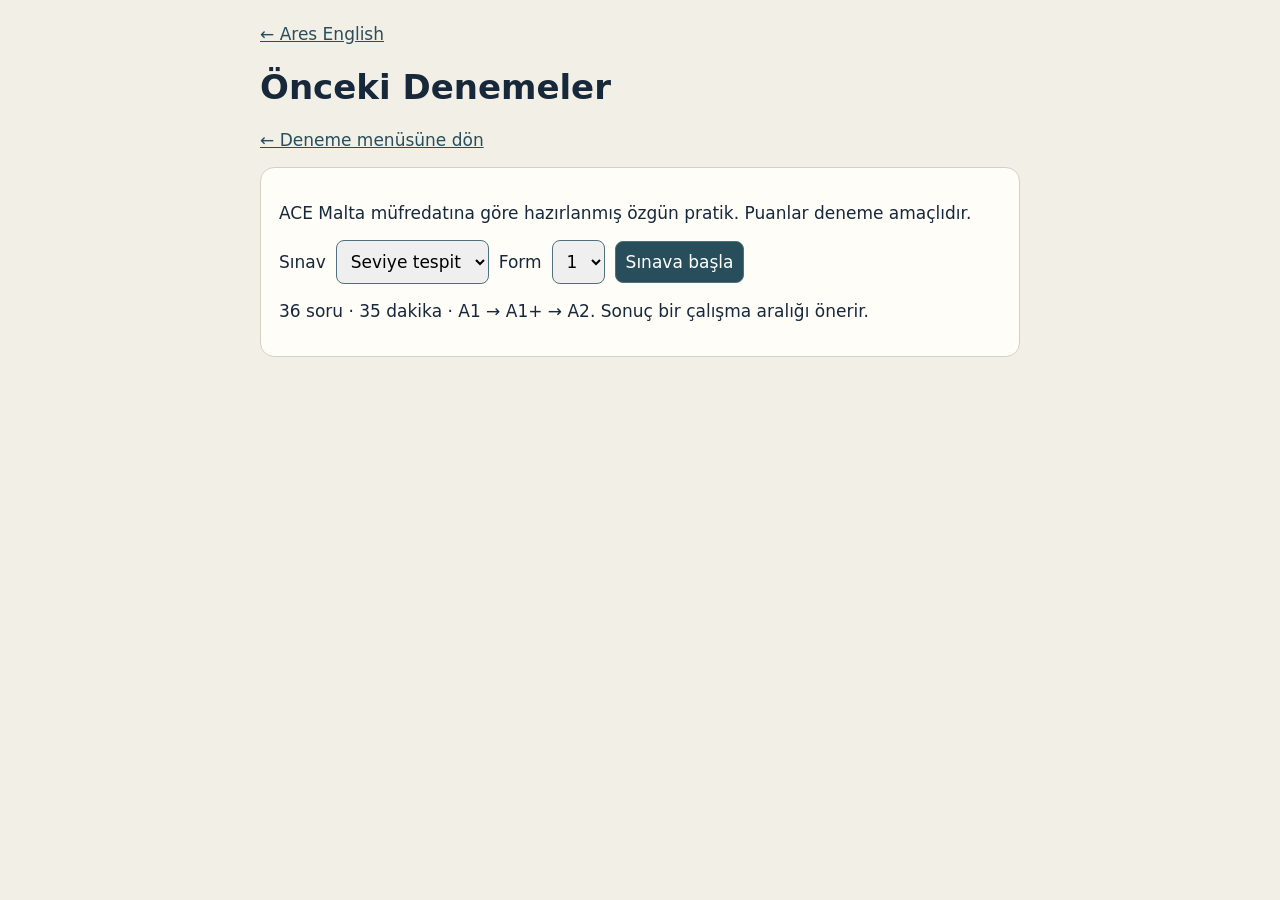
<file: ace-exams-archive.html>
<!doctype html><html lang="tr"><meta charset="utf-8"><meta name="viewport" content="width=device-width,initial-scale=1"><title>Ares · Deneme Sınavları</title>
<style>
body{font:17px system-ui;background:#f2efe6;color:#17283a;margin:0}main{max-width:760px;margin:auto;padding:24px}section,fieldset{background:#fffdf8;border:1px solid #d5d0c2;border-radius:14px;padding:18px;margin:16px 0}button,select,textarea{font:inherit;padding:10px;border:1px solid #50717b;border-radius:8px}button{background:#294e5b;color:white;cursor:pointer}button:disabled{opacity:.45}label.option{display:block;padding:9px;cursor:pointer}textarea{display:block;width:100%;box-sizing:border-box;margin-top:8px}a{color:#294e5b}.row{display:flex;align-items:center;gap:10px;flex-wrap:wrap}.tabs{display:flex;gap:5px;flex-wrap:wrap}.tabs button{padding:7px;min-width:40px}.tabs button.answered{background:#496a48}.tabs button[aria-current=true]{outline:3px solid #b76d30}#clock{font-variant-numeric:tabular-nums}.reading{padding:12px;background:#ede9dc;border-radius:6px}
</style><main><a href="./index.html">← Ares English</a><h1>Önceki Denemeler</h1><p><a href="./ace-exams.html">← Deneme menüsüne dön</a></p>
<section id="setup"><p>ACE Malta müfredatına göre hazırlanmış özgün pratik. Puanlar deneme amaçlıdır.</p>
<div class="row"><label for="mode">Sınav</label><select id="mode"><option value="placement">Seviye tespit</option><option>A1</option><option>A1+</option><option>A2</option></select>
<label for="form">Form</label><select id="form"><option>1</option><option>2</option></select><button id="start">Sınava başla</button></div><p id="description"></p></section>
<section id="exam" hidden><div class="row"><strong id="progress"></strong><strong id="clock" role="timer"></strong></div><div id="question"></div><div class="row"><button id="prev">Geri</button><button id="next">İleri</button><button id="finish">Sınavı bitir</button></div><p class="tabs" id="jump" aria-label="Soru seç"></p></section>
<section id="results" hidden aria-live="polite"></section>
<script>
const bank = {"A1": [{"unit": 1, "stem": "I ___ from Türkiye.", "options": ["am", "is", "are", "be"], "reason": "I ile am kullanılır.", "level": "A1"}, {"unit": 1, "stem": "“What’s your job?” “I’m a ___.”", "options": ["teacher", "Turkish", "Tuesday", "twenty"], "reason": "Teacher bir meslek adıdır.", "level": "A1"}, {"unit": 2, "stem": "Leo and Mia are in a band. ___ band plays on Fridays.", "options": ["Their", "Our", "Her", "His"], "reason": "Their iki kişiye ait bir şeyi belirtir.", "level": "A1"}, {"unit": 2, "stem": "“___ are they from?” “Brazil.”", "options": ["Where", "Who", "When", "How old"], "reason": "Ülke veya yer sormak için where kullanılır.", "level": "A1"}, {"unit": 3, "stem": "My sister ___ got brown eyes.", "options": ["has", "have", "is", "are"], "reason": "My sister üçüncü tekil kişidir: has got.", "level": "A1"}, {"unit": 3, "stem": "Look at ___ shoes here next to me.", "options": ["these", "that", "this", "it"], "reason": "Yakındaki çoğul nesneler için these kullanılır.", "level": "A1"}, {"unit": 4, "stem": "Ella ___ work at eight every day.", "options": ["starts", "start", "starting", "is start"], "reason": "Present simple’da üçüncü tekil kişi -s alır.", "level": "A1"}, {"unit": 4, "stem": "Our class starts ___ half past nine.", "options": ["at", "on", "in", "from to"], "reason": "Saatten önce at kullanılır.", "level": "A1"}, {"unit": 5, "stem": "I need a ___ of water, please.", "options": ["bottle", "slice", "piece", "loaf"], "reason": "Su şişesi a bottle of water olur.", "level": "A1"}, {"unit": 5, "stem": "You are ready to order in a café. What do you say?", "options": ["Can I have a tea, please?", "Where is my ticket?", "What’s your address?", "How old are you?"], "reason": "Can I have…? sipariş vermek için kullanılır.", "level": "A1"}, {"unit": 6, "stem": "There ___ two chairs next to the window.", "options": ["are", "is", "be", "has"], "reason": "Çoğul isimden önce there are kullanılır.", "level": "A1"}, {"unit": 6, "stem": "I keep my milk in the ___.", "options": ["fridge", "sofa", "wardrobe", "mirror"], "reason": "Sütü soğuk tutan eşya fridge.", "level": "A1"}, {"unit": 7, "stem": "My brother can ___ very well.", "options": ["swim", "swims", "swimming", "to swim"], "reason": "Can’den sonra fiilin yalın hali gelir.", "level": "A1"}, {"unit": 7, "stem": "“Can you play the piano?” “Yes, ___.”", "options": ["I can", "I am", "I do", "I play"], "reason": "Can sorusunun kısa yanıtı Yes, I can.", "level": "A1"}, {"unit": 8, "stem": "Please be quiet. I ___ on the phone.", "options": ["am talking", "talked", "talk", "am talk"], "reason": "Şu anda süren iş için am talking.", "level": "A1"}, {"unit": 8, "stem": "Look! It ___ outside.", "options": ["’s raining", "rain", "rained", "is rain"], "reason": "Look, şu anda gerçekleşen bir duruma işaret ediyor.", "level": "A1"}, {"unit": 9, "stem": "We ___ at home yesterday evening.", "options": ["were", "are", "was", "be"], "reason": "We ile geçmiş zamanda were kullanılır.", "level": "A1"}, {"unit": 9, "stem": "I ___ my aunt last Sunday.", "options": ["visited", "visit", "visiting", "am visit"], "reason": "Last Sunday bitmiş bir zamanı belirtir.", "level": "A1"}, {"unit": 10, "stem": "When ___ the film start yesterday?", "options": ["did", "does", "was", "is"], "reason": "Past simple sorusunda did ve yalın fiil kullanılır.", "level": "A1"}, {"unit": 10, "stem": "They ___ the bus to work yesterday.", "options": ["took", "take", "takes", "taking"], "reason": "Take fiilinin geçmiş hali took.", "level": "A1"}, {"unit": 11, "stem": "“Let’s go to the cinema.” “___”", "options": ["Good idea.", "At my house.", "It’s seven.", "She’s my sister."], "reason": "Good idea bir öneriye olumlu yanıttır.", "level": "A1"}, {"unit": 11, "stem": "I like ___ to music at home.", "options": ["listening", "listen", "listens", "listened"], "reason": "Like + -ing genel bir beğeniyi anlatabilir.", "level": "A1"}, {"unit": 12, "stem": "We’re going to ___ our cousins this weekend.", "options": ["visit", "visited", "visits", "visiting"], "reason": "Be going to sonrasında yalın fiil gelir.", "level": "A1"}, {"unit": 12, "stem": "At the station, you buy a ___ before getting on the train.", "options": ["ticket", "menu", "pillow", "receipt for lunch"], "reason": "Trene binmek için ticket alınır.", "level": "A1"}], "A1+": [{"unit": 1, "stem": "“___ these your keys?” “No, they aren’t.”", "options": ["Are", "Is", "Do", "Am"], "reason": "These çoğuldur ve are ile kullanılır.", "level": "A1+"}, {"unit": 1, "stem": "There’s ___ umbrella in my hand luggage.", "options": ["an", "a", "some", "two"], "reason": "Umbrella ünlü sesle başladığı için an kullanılır.", "level": "A1+"}, {"unit": 2, "stem": "That’s ___ bag. She left it here.", "options": ["Emma’s", "Emma", "Emmas", "Emmas’"], "reason": "Tek bir kişinin sahipliği Emma’s ile gösterilir.", "level": "A1+"}, {"unit": 2, "stem": "My parents ___ got the same colour eyes.", "options": ["have", "has", "are", "is"], "reason": "My parents çoğuldur: have got.", "level": "A1+"}, {"unit": 3, "stem": "Maya ___ eats breakfast before work. She does it every day.", "options": ["always", "never", "rarely", "hardly ever"], "reason": "Every day ile always uyumludur.", "level": "A1+"}, {"unit": 3, "stem": "I don’t usually work ___ Sundays.", "options": ["on", "in", "at", "of"], "reason": "Günlerden önce on kullanılır.", "level": "A1+"}, {"unit": 4, "stem": "“What ___ your sister do?” “She’s a nurse.”", "options": ["does", "do", "is", "has"], "reason": "Meslek sormak için What does … do? kullanılır.", "level": "A1+"}, {"unit": 4, "stem": "I have an exam tomorrow, so I need to ___ tonight.", "options": ["study", "book", "check out", "catch the bus"], "reason": "Study sınava hazırlanmak anlamına gelir.", "level": "A1+"}, {"unit": 5, "stem": "The pharmacy is ___ the bank and the café.", "options": ["between", "behind", "into", "along"], "reason": "İki yerin arasında: between A and B.", "level": "A1+"}, {"unit": 5, "stem": "Is there ___ supermarket near the flat?", "options": ["a", "any of", "many", "an"], "reason": "Tekil, sayılabilen supermarket için a kullanılır.", "level": "A1+"}, {"unit": 6, "stem": "I ___ this film at the cinema last weekend.", "options": ["saw", "see", "seen", "am see"], "reason": "See fiilinin past simple hali saw.", "level": "A1+"}, {"unit": 6, "stem": "We want to hear live music. Let’s go to a ___.", "options": ["concert", "library", "pharmacy", "bank"], "reason": "Canlı müzik için concert uygun seçenektir.", "level": "A1+"}, {"unit": 7, "stem": "You can ___ the number 4 bus outside the station.", "options": ["catch", "drive to", "make", "ride on to"], "reason": "Catch the bus otobüse binmek veya yetişmek demektir.", "level": "A1+"}, {"unit": 7, "stem": "We missed our train, so we ___ a later one.", "options": ["took", "take", "taken", "taking"], "reason": "Missed geçmiş zamandadır, sonraki ana olay da took olur.", "level": "A1+"}, {"unit": 8, "stem": "There isn’t ___ milk in the fridge.", "options": ["any", "some", "a", "many"], "reason": "Olumsuz cümlede sayılamayan milk ile any kullanılır.", "level": "A1+"}, {"unit": 8, "stem": "How ___ apples do we need?", "options": ["many", "much", "any", "often"], "reason": "Sayılabilen çoğul apples için how many kullanılır.", "level": "A1+"}, {"unit": 9, "stem": "These shoes are too small. Have you got a ___ pair?", "options": ["larger", "largest", "more large", "large than"], "reason": "Mevcut çiftten daha büyük bir çift için larger.", "level": "A1+"}, {"unit": 9, "stem": "“Can I try this jacket ___?”", "options": ["on", "in", "up", "at"], "reason": "Try on kıyafeti denemek demektir.", "level": "A1+"}, {"unit": 10, "stem": "We walked ___ the bridge to the other side.", "options": ["across", "under", "behind", "above"], "reason": "Karşı tarafa geçmek için across.", "level": "A1+"}, {"unit": 10, "stem": "It’s cold and wet today, so wear a ___ jacket.", "options": ["waterproof", "noisy", "round", "wooden"], "reason": "Waterproof yağmur geçirmeyen anlamına gelir.", "level": "A1+"}, {"unit": 11, "stem": "You have a sore throat. You should ___ some water.", "options": ["drink", "drinks", "to drink", "drank"], "reason": "Should’dan sonra yalın fiil gelir.", "level": "A1+"}, {"unit": 11, "stem": "My ___ hurts, so I can’t write easily.", "options": ["hand", "ankle", "knee", "foot"], "reason": "Yazmayı doğrudan etkileyen vücut bölümü hand.", "level": "A1+"}, {"unit": 12, "stem": "I can’t talk now. I ___ dinner.", "options": ["am making", "make", "made", "am make"], "reason": "O anda devam eden iş present continuous ile anlatılır.", "level": "A1+"}, {"unit": 12, "stem": "I’m going to ___ my phone when I get home. The battery is at 2%.", "options": ["charge", "print", "repair the screen", "delete"], "reason": "Pil azaldığında charge my phone kullanılır.", "level": "A1+"}], "A2": [{"unit": 1, "stem": "How often ___ you see your old classmates?", "options": ["do", "are", "have", "does"], "reason": "Present simple’da you ile do kullanılır.", "level": "A2"}, {"unit": 1, "stem": "I don’t know ___ at this party.", "options": ["anyone", "no one", "somewhere", "every place"], "reason": "Olumsuz cümlede kişiler için anyone kullanılır.", "level": "A2"}, {"unit": 2, "stem": "I ___ for the bus when my colleague called.", "options": ["was waiting", "waited usually", "am waiting", "have waiting"], "reason": "Devam eden arka plan için past continuous.", "level": "A2"}, {"unit": 2, "stem": "This flat feels like home. I settled ___ quickly.", "options": ["in", "off", "on", "up"], "reason": "Settle in yeni bir yere alışmak demektir.", "level": "A2"}, {"unit": 3, "stem": "We’ve ___ at the hotel. Shall I call you after we unpack?", "options": ["just checked in", "checked in yesterday morning", "check in", "just checking in"], "reason": "Present perfect: have + past participle. Just yakın zamanı belirtir.", "level": "A2"}, {"unit": 3, "stem": "After breakfast, we checked ___ of the hotel and took a taxi.", "options": ["out", "in", "on", "away"], "reason": "Check out of a hotel otelden ayrılış işlemi yapmak demektir.", "level": "A2"}, {"unit": 4, "stem": "“Have you got plans for Friday?” “Yes, I ___ my cousins at seven.”", "options": ["’m meeting", "meet usually", "met", "have meet"], "reason": "Saat verilmiş kişisel düzenleme için present continuous uygundur.", "level": "A2"}, {"unit": 4, "stem": "It’s only a small gathering. Would you like to come ___ for dinner?", "options": ["over", "out of", "up to", "down on"], "reason": "Come over birinin evine uğramak demektir.", "level": "A2"}, {"unit": 5, "stem": "Staff ___ wear an ID badge. It’s a company rule.", "options": ["have to", "might", "don’t have to", "would rather"], "reason": "Have to dışarıdan gelen zorunluluğu belirtir.", "level": "A2"}, {"unit": 5, "stem": "I’m responsible ___ preparing the weekly report.", "options": ["for", "of", "to", "at"], "reason": "Responsible for + -ing.", "level": "A2"}, {"unit": 6, "stem": "“I feel tired all the time.” “You ___ go to bed earlier.”", "options": ["should", "would to", "mustn’t to", "could to"], "reason": "Should ile tavsiye verilir.", "level": "A2"}, {"unit": 6, "stem": "I go cycling twice a week to ___ fit.", "options": ["keep", "do", "stay in", "make"], "reason": "Keep fit doğal bir kalıptır.", "level": "A2"}, {"unit": 7, "stem": "My sister ___ live near the station, but now she lives abroad.", "options": ["used to", "is used to", "uses to", "would to"], "reason": "Used to artık geçerli olmayan geçmiş durumları anlatır.", "level": "A2"}, {"unit": 7, "stem": "Tom couldn’t work out the instructions. He looked ___.", "options": ["confused", "relaxed", "pleased", "cheerful"], "reason": "Talimatları anlayamadığında confused hissedebilir.", "level": "A2"}, {"unit": 8, "stem": "The children made the costumes by ___.", "options": ["themselves", "them", "their", "itself"], "reason": "Çoğul özne için reflexive pronoun themselves.", "level": "A2"}, {"unit": 8, "stem": "If the exhibition closes early, we ___ to the cinema instead.", "options": ["’ll go", "went", "’d go", "had gone"], "reason": "First conditional: if + present, will + verb.", "level": "A2"}, {"unit": 9, "stem": "If I ___ more free time, I’d take an art class.", "options": ["had", "have", "would have", "will have"], "reason": "Second conditional: if + past, would + verb.", "level": "A2"}, {"unit": 9, "stem": "The shop ___ repaired my camera is next to the post office.", "options": ["that", "where", "what", "whose"], "reason": "Relative clause içinde özne yerini that alır.", "level": "A2"}, {"unit": 10, "stem": "This laptop is just ___ fast as the more expensive one.", "options": ["as", "than", "more", "so much"], "reason": "Eşitlik için as + sıfat + as.", "level": "A2"}, {"unit": 10, "stem": "It’s an online form. You ___ print it.", "options": ["don’t need to", "must", "should have", "are needed"], "reason": "Don’t need to zorunluluk olmadığını söyler.", "level": "A2"}, {"unit": 11, "stem": "The local park ___ in 2018.", "options": ["was opened", "has opened in", "opening", "were opened"], "reason": "Tekil özne ve geçmiş passive: was + past participle.", "level": "A2"}, {"unit": 11, "stem": "It’s important ___ water when you go hiking.", "options": ["to carry", "carry", "carrying", "to carrying"], "reason": "It’s important + to-infinitive.", "level": "A2"}, {"unit": 12, "stem": "By the time I switched on the TV, the match ___.", "options": ["had already started", "has already started", "will start", "was start"], "reason": "Daha önce olan geçmiş olay için past perfect.", "level": "A2"}, {"unit": 12, "stem": "“I’m working from home today,” Leyla said. Leyla said she ___ from home that day.", "options": ["was working", "is work", "has worked", "will be working"], "reason": "Reported speech’te am working → was working.", "level": "A2"}]};
const topics = {"A1": ["Nice To Meet You!", "Our Music, Our World", "My Life", "Time", "Time For A Break", "A Place To Live", "Skills", "The Here And Now", "Looking Back", "It’S History", "Having Fun", "Going Away"], "A1+": ["Arrivals", "People", "Days", "Work And Education", "Places", "That’S Entertainment", "Travel And Transport", "Food And Drink", "Shopping", "The Great Outdoors", "The Body", "Modern Lives"], "A2": ["Relationships", "Living", "Travel", "Socialising", "Work", "Health", "Mind", "Art", "Money", "Science And Technology", "Natural World", "Media"]};
const passages = {
 A1:['Hi, I’m Ava. I work at a hotel. I start at eight on Monday, and I take the bus to work.','How does Ava go to work?','By bus|By train|By car|On foot','Hi Sam. The bookshop is closed today. Let’s meet at the café at three instead.','Where will they meet?','At the café|At the bookshop|At the hotel|At the station'],
 'A1+':['The town pool opens at ten on Saturday. A ticket costs six pounds for adults, but children under eight can swim free.','Who can swim without paying?','Children under eight|All children|Adults|Everyone after ten','Hi Eva. I’m at the market. We already have bread and cheese, so I’ll only buy some tomatoes.','What will the speaker buy?','Tomatoes|Cheese|Bread|Bread and cheese'],
 A2:['Mila booked a hotel near the station because she had an early train. The hotel offered a free breakfast, but it didn’t start until seven, twenty minutes after her train left.','Why couldn’t Mila have breakfast at the hotel?','Her train left before breakfast started.|Breakfast wasn’t included.|She booked the wrong hotel.|The station was too far away.','Hello, this is the gallery. Your Sunday tour will now begin at eleven instead of ten. Please keep your original ticket. You don’t need to download a new one.','What should the listener do?','Keep the original ticket.|Book a new tour.|Arrive at ten for the tour.|Download a different ticket.']
};
const byId = id => document.getElementById(id);
let items=[], answers=[], position=0, deadline=0, timer=0, writing='';
function shuffle(values){
 const out=[...values];
 for(let i=out.length-1;i>0;i--){const j=Math.floor(Math.random()*(i+1));[out[i],out[j]]=[out[j],out[i]];}
 return out;
}
function addSkills(level,form){
 const p=passages[level], keys=form===0?p:[
  'The library closes at four today. You can return books after four using the box by the door.',
  'How can you return a book after four?', 'Use the box outside|Wait for the librarian|Go to the café|Leave it on a desk',
  'Hi Jo. I’ve moved our meeting from the station to the bus stop by the park. The time is still two.',
  'What changed?', 'The meeting place|The meeting time|The day|The person coming'
 ];
 return [0,3].map((i)=>({
  level, unit: level==='A2'?3:level==='A1+'?7:12, stem:keys[i+1],
  options:keys[i+2].split('|'), script:keys[i], type:i===0?'Reading':'Listening',
  reason:'Metindeki ilgili bilgi: '+keys[i+2].split('|')[0]+'.'
 }));
}
function describe(){
 byId('description').textContent=byId('mode').value==='placement'
 ? '36 soru · 35 dakika · A1 → A1+ → A2. Sonuç bir çalışma aralığı önerir.'
 : '14 soru · 20 dakika · Dil kullanımı, okuma ve dinleme. Sonuçta isteğe bağlı yazma ve konuşma görevi var.';
}
byId('mode').onchange=describe;describe();
byId('start').onclick=()=>{
 const form=Number(byId('form').value)-1;
 const level=byId('mode').value;
 const levels=level==='placement'?['A1','A1+','A2']:[level];
 items=levels.flatMap(l=>{
  const selected=bank[l].filter((_,i)=>i%2===form);
  return level==='placement'?selected:[...selected,...addSkills(l,form)];
 }).map(q=>({...q,correct:q.options[0],options:shuffle(q.options)}));
 answers=items.map(()=>null);position=0;writing='';deadline=Date.now()+(level==='placement'?35:20)*60000;
 byId('setup').hidden=true;byId('results').hidden=true;byId('exam').hidden=false;
 clearInterval(timer);timer=setInterval(tick,250);tick();render();
};
function tick(){
 const left=Math.max(0,Math.ceil((deadline-Date.now())/1000));
 byId('clock').textContent=Math.floor(left/60)+':'+String(left%60).padStart(2,'0');
 if(left===0) finish();
}
function node(tag,text,parent){
 const el=document.createElement(tag);el.textContent=text;parent.append(el);return el;
}
function render(){
 const q=items[position], box=byId('question');
 box.replaceChildren();byId('progress').textContent=(position+1)+' / '+items.length+' · '+q.level+' · '+(q.type||'Use of English');
 if(q.type==='Reading')node('p',q.script,box).className='reading';
 if(q.type==='Listening'){
  const play=node('button','Dinle',box);
  play.onclick=()=>{
   if(!('speechSynthesis' in window)){play.textContent='Bu tarayıcıda ses desteği yok';return;}
   speechSynthesis.cancel();
   const u=new SpeechSynthesisUtterance(q.script);u.lang='en-GB';u.rate=.87;speechSynthesis.speak(u);
  };
 }
 const f=node('fieldset','',box);node('legend',q.stem,f);
 q.options.forEach(o=>{
  const l=node('label','',f);l.className='option';
  const input=document.createElement('input');input.type='radio';input.name='answer';input.checked=answers[position]===o;
  input.onchange=()=>{answers[position]=o;renderJump();};
  l.append(input,document.createTextNode(' '+o));
 });
 byId('prev').disabled=position===0;byId('next').disabled=position===items.length-1;renderJump();
}
function renderJump(){
 const box=byId('jump');box.replaceChildren();
 items.forEach((_,i)=>{
  const b=node('button',String(i+1),box);
  if(answers[i]!==null)b.className='answered';
  b.setAttribute('aria-current',String(i===position));
  b.onclick=()=>{position=i;render();};
 });
}
byId('prev').onclick=()=>{position--;render();};
byId('next').onclick=()=>{position++;render();};
byId('finish').onclick=()=>{
 const missing=answers.filter(a=>a===null).length;
 if(confirm(missing?missing+' soru boş. Sınavı bitir?':'Sınavı bitir?'))finish();
};
function finish(){
 clearInterval(timer);
 if('speechSynthesis' in window)speechSynthesis.cancel();
 const box=byId('results');box.replaceChildren();
 byId('exam').hidden=true;box.hidden=false;
 const tally={};let total=0;
 items.forEach((q,i)=>{
  const t=tally[q.level]??={right:0,count:0};t.count++;
  if(q.correct===answers[i]){t.right++;total++;}
 });
 node('h2',total+' / '+items.length+' doğru · %'+Math.round(100*total/items.length),box);
 const placement=byId('mode').value==='placement';
 let recommendation='A1 temellerini tekrar et';
 for(const [level,t] of Object.entries(tally)){
  node('p',level+' · '+t.right+'/'+t.count,box);
  if(placement && t.right/t.count<.75)break;
  recommendation=level==='A2'?'A2 konularında güçlü sonuç':level+' konularında güçlü sonuç';
 }
 if(placement){
  for(const [level,t] of Object.entries(tally)){
   if(!Array.from(box.querySelectorAll('p')).some(p=>p.textContent.startsWith(level+' ·')))node('p',level+' · '+t.right+'/'+t.count,box);
  }
  node('p','Çalışma önerisi: '+recommendation+'. Bu tarama B1 düzeyini ölçmez.',box);
 } else {
  node('p',total/items.length>=.75?'Bu denemede %75 çalışma hedefini geçtin.':'Bu denemede %75 çalışma hedefinin altında kaldın.',box);
 }
 const review=node('details','',box);node('summary','Yanlışlar ve boşlar',review);
 items.forEach((q,i)=>{
  if(q.correct===answers[i])return;
  const entry=node('section','',review);
  node('strong',(i+1)+'. '+q.stem,entry);
  node('p','Senin cevabın: '+(answers[i]||'Boş')+' · Doğru: '+q.correct,entry);
  node('p',q.reason,entry);
  node('p',(q.level==='A2'?'Language Hub':'Müfredat')+' · '+q.level+' Ünite '+q.unit+' — '+topics[q.level][q.unit-1],entry);
 });
 if(total===items.length)node('p','Yanlış veya boş cevap yok.',review);
 if(!placement){
  const level=byId('mode').value;
  const prompts={A1:['Bir arkadaşına kendini ve günlük rutinini 4–5 cümleyle tanıt.','Kendini tanıt ve hafta sonu planını söyle.'], 'A1+':['Bir arkadaşına hafta sonu gezini anlatan kısa bir e-posta yaz.','Bir şehir gezisini anlat ve bir ulaşım önerisi yap.'], A2:['Bir arkadaşına 50–100 kelimelik gezi tavsiyesi e-postası yaz. Yer, ulaşım ve görülecek şeylerden bahset.','Karşılaştırarak konuş: Seyahatte tablet mi dizüstü bilgisayar mı? Bir öneri ve iki gerekçe ver.']};
  node('h3','Yazma ve konuşma pratiği',box);
  node('p','Yazma · '+prompts[level][0],box);
  const draft=node('textarea','',box);draft.rows=5;draft.setAttribute('aria-label','Yazma taslağı');draft.value=writing;draft.oninput=()=>{writing=draft.value;};
  node('p','Konuşma · '+prompts[level][1],box);
  node('p','Öz kontrol: Görevin bütün noktalarına değindin mi? Zamanlar tutarlı mı? En az bir ayrıntı veya gerekçe verdin mi?',box);
 }
 const again=node('button','Başka deneme seç',box);again.onclick=()=>{box.hidden=true;byId('setup').hidden=false;window.scrollTo(0,0);};
 window.scrollTo(0,0);
}
</script></main></html>
</file>
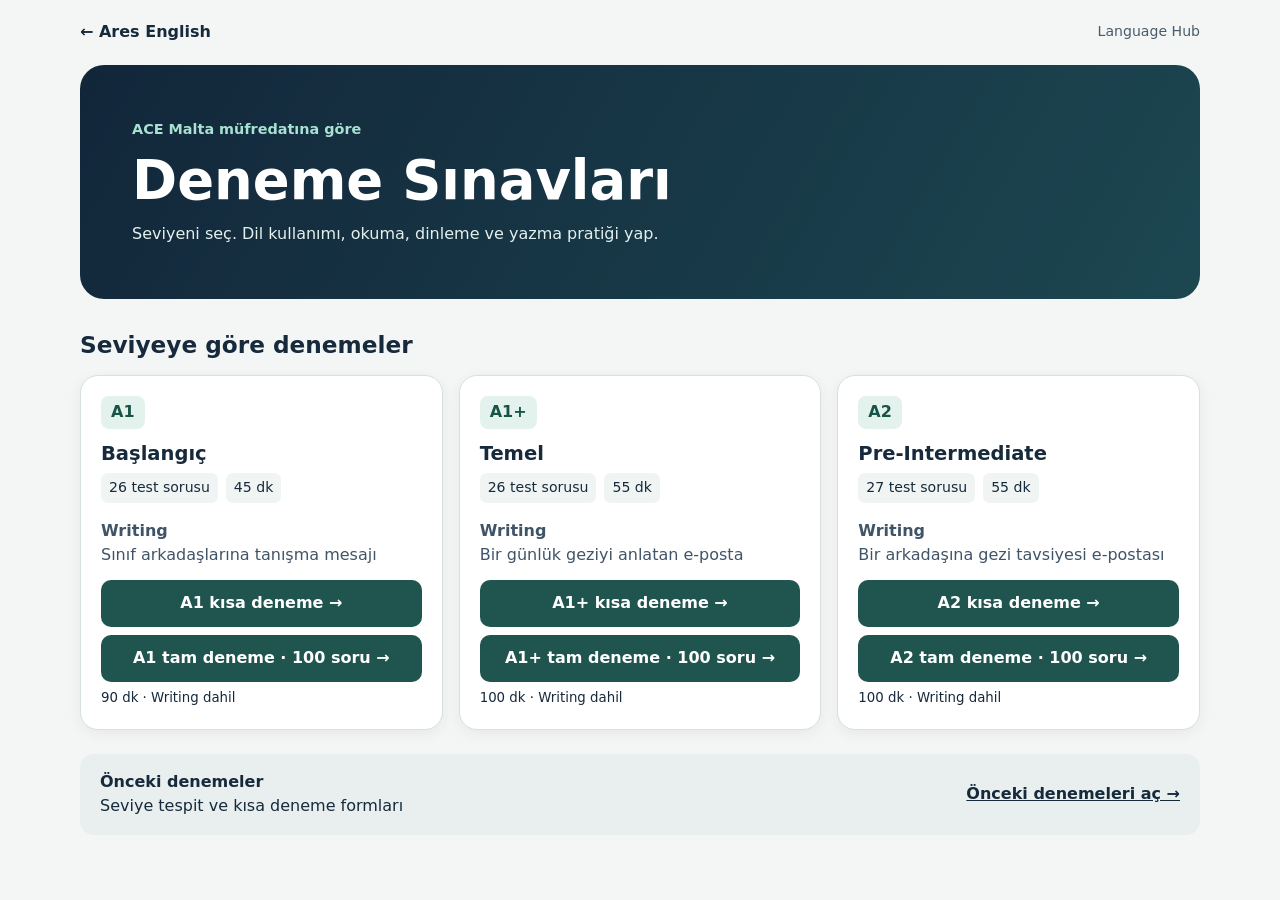
<file: ace-exams.html>
<!doctype html><html lang="tr"><head><meta charset="utf-8"><meta name="viewport" content="width=device-width,initial-scale=1"><title>Deneme Sınavları · Ares English</title><style>
*{box-sizing:border-box}body{margin:0;background:#f4f6f5;color:#162a3c;font:16px/1.55 system-ui,sans-serif}main{width:min(1120px,100% - 36px);margin:0 auto;padding-bottom:48px}a{color:inherit}a:focus-visible,button:focus-visible{outline:3px solid #bc682c;outline-offset:4px}
.top{display:flex;align-items:center;justify-content:space-between;gap:12px;padding:20px 0}.top a{text-decoration:none;font-weight:700}.top span{font-size:.88rem;color:#495b6b}
.hero{background:linear-gradient(120deg,#12263a,#1c4751);color:#fff;padding:clamp(22px,5vw,52px);border-radius:24px}.hero h1{font-size:clamp(2rem,5vw,3.4rem);line-height:1.08;margin:.2em 0}.hero p{margin:.5em 0 0;color:#e4f0ee}.kicker{color:#a6e1d1;font-size:.9rem;font-weight:750}
h2{font-size:1.45rem;margin:28px 0 12px}.grid{display:grid;grid-template-columns:repeat(3,minmax(0,1fr));gap:16px}.card{display:flex;flex-direction:column;padding:20px;background:#fff;border:1px solid #d6e0de;border-radius:18px;box-shadow:0 4px 14px #182f4210}.card h3{font-size:1.22rem;margin:10px 0 4px}.card p{margin:4px 0 12px;color:#405468}.level{align-self:flex-start;background:#e4f2ed;color:#175347;padding:4px 10px;border-radius:8px;font-weight:800}.facts{display:flex;gap:8px;flex-wrap:wrap;margin-bottom:12px}.facts span{background:#f0f4f3;border-radius:7px;padding:4px 8px;font-size:.88rem}.cta{display:block;text-align:center;margin-top:auto;padding:11px;border-radius:10px;background:#20554f;color:#fff;text-decoration:none;font-weight:750}.cta:hover{background:#153e39}.archive{display:flex;align-items:center;justify-content:space-between;gap:14px;margin-top:24px;padding:16px 20px;background:#e9efee;border-radius:14px}.archive p{margin:0}.archive a{font-weight:750}
@media(max-width:740px){.grid{grid-template-columns:1fr}.archive{align-items:flex-start;flex-direction:column}}
</style></head><body><main>
<nav class="top" aria-label="Ana gezinme"><a href="./index.html">← Ares English</a><span>Language Hub</span></nav>
<header class="hero"><span class="kicker">ACE Malta müfredatına göre</span><h1>Deneme Sınavları</h1><p>Seviyeni seç. Dil kullanımı, okuma, dinleme ve yazma pratiği yap.</p></header>
<h2>Seviyeye göre denemeler</h2><div class="grid"><article class="card"><span class="level">A1</span><h3>Başlangıç</h3><div class="facts"><span>26 test sorusu</span><span>45 dk</span></div><p><strong>Writing</strong><br>Sınıf arkadaşlarına tanışma mesajı</p><a class="cta" href="./ace-level-exams.html?level=A1">A1 kısa deneme →</a><a class="cta" style="margin-top:8px" href="./ace-full-exams.html?level=A1">A1 tam deneme · 100 soru →</a><small style="padding-top:6px">90 dk · Writing dahil</small></article><article class="card"><span class="level">A1+</span><h3>Temel</h3><div class="facts"><span>26 test sorusu</span><span>55 dk</span></div><p><strong>Writing</strong><br>Bir günlük geziyi anlatan e-posta</p><a class="cta" href="./ace-level-exams.html?level=A1%2B">A1+ kısa deneme →</a><a class="cta" style="margin-top:8px" href="./ace-full-exams.html?level=A1%2B">A1+ tam deneme · 100 soru →</a><small style="padding-top:6px">100 dk · Writing dahil</small></article><article class="card"><span class="level">A2</span><h3>Pre-Intermediate</h3><div class="facts"><span>27 test sorusu</span><span>55 dk</span></div><p><strong>Writing</strong><br>Bir arkadaşına gezi tavsiyesi e-postası</p><a class="cta" href="./ace-level-exams.html?level=A2">A2 kısa deneme →</a><a class="cta" style="margin-top:8px" href="./ace-full-exams.html?level=A2">A2 tam deneme · 100 soru →</a><small style="padding-top:6px">100 dk · Writing dahil</small></article></div>
<aside class="archive"><p><strong>Önceki denemeler</strong><br>Seviye tespit ve kısa deneme formları</p><a href="./ace-exams-archive.html">Önceki denemeleri aç →</a></aside>
</main></body></html>
</file>
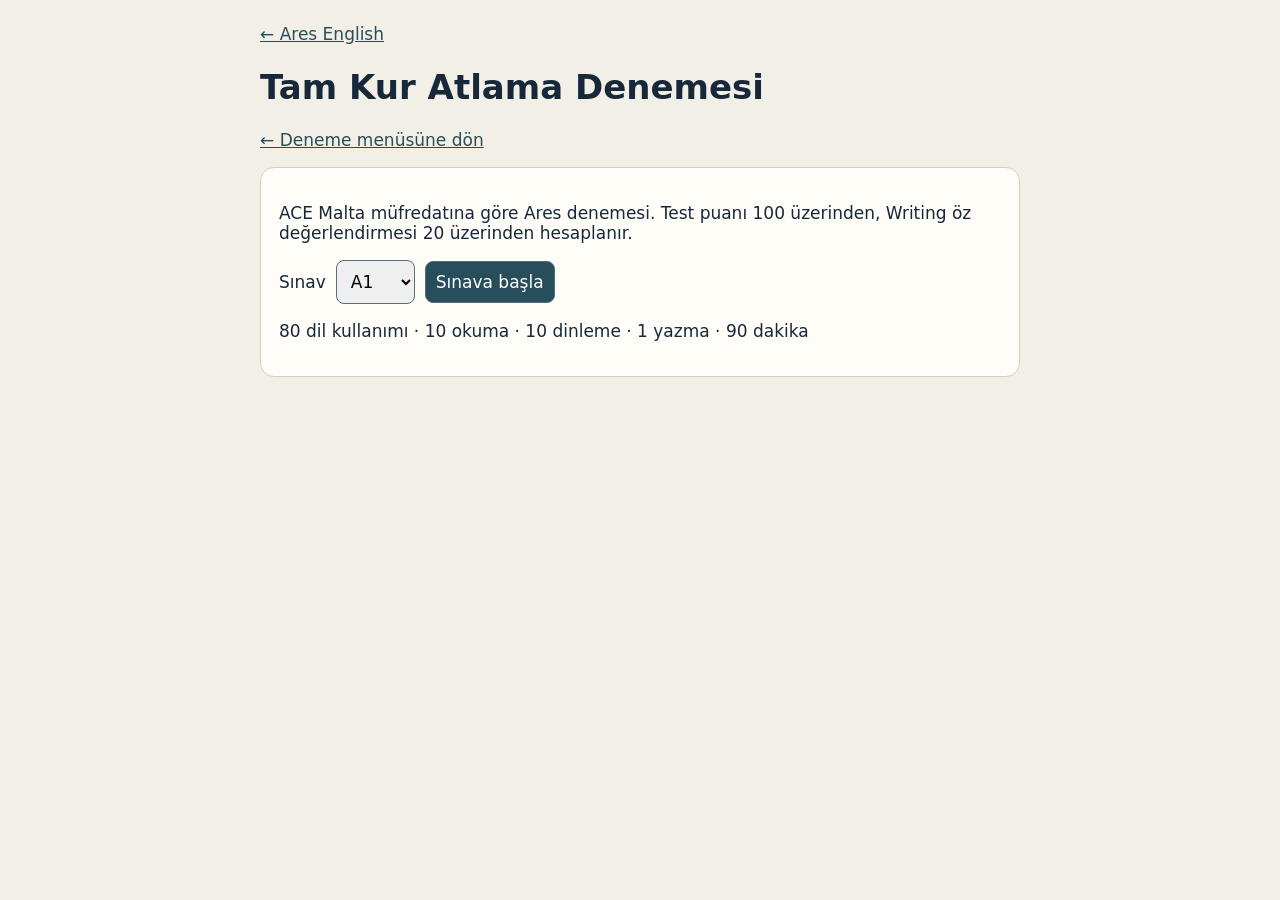
<file: ace-full-exams.html>
<!doctype html><html lang="tr"><meta charset="utf-8"><meta name="viewport" content="width=device-width,initial-scale=1"><title>Ares · Deneme Sınavları</title>
<style>
body{font:17px system-ui;background:#f2efe6;color:#17283a;margin:0}main{max-width:760px;margin:auto;padding:24px}section,fieldset{background:#fffdf8;border:1px solid #d5d0c2;border-radius:14px;padding:18px;margin:16px 0}button,select,textarea{font:inherit;padding:10px;border:1px solid #50717b;border-radius:8px}button{background:#294e5b;color:white;cursor:pointer}button:disabled{opacity:.45}label.option{display:block;padding:9px;cursor:pointer}textarea{display:block;width:100%;box-sizing:border-box;margin-top:8px}a{color:#294e5b}.row{display:flex;align-items:center;gap:10px;flex-wrap:wrap}.tabs{display:flex;gap:5px;flex-wrap:wrap}.tabs button{padding:7px;min-width:40px}.tabs button.answered{background:#496a48}.tabs button[aria-current=true]{outline:3px solid #b76d30}#clock{font-variant-numeric:tabular-nums}.reading{padding:12px;background:#ede9dc;border-radius:6px}
</style><main><a href="./index.html">← Ares English</a><h1>Tam Kur Atlama Denemesi</h1><p><a href="./ace-exams.html">← Deneme menüsüne dön</a></p>
<section id="setup"><p>ACE Malta müfredatına göre Ares denemesi. Test puanı 100 üzerinden, Writing öz değerlendirmesi 20 üzerinden hesaplanır.</p>
<div class="row"><label for="mode">Sınav</label><select id="mode"><option>A1</option><option>A1+</option><option>A2</option></select>
<button id="start">Sınava başla</button></div><p id="description"></p></section>
<section id="exam" hidden><div class="row"><strong id="progress"></strong><strong id="clock" role="timer"></strong></div><div id="question"></div><div class="row"><button id="prev">Geri</button><button id="next">İleri</button><button id="finish">Sınavı bitir</button></div><p class="tabs" id="jump" aria-label="Soru seç"></p></section>
<section id="results" hidden aria-live="polite"></section>
<script>
const bank = {"A1": [{"unit": 1, "stem": "I’m in your English class. ___ you the new teacher?", "options": ["Are", "Is", "Am", "Be"], "reason": "You ile be fiilinin soru biçimi Are you…? olur.", "level": "A1"}, {"unit": 1, "stem": "My friend is a ___. She works in a hospital and looks after patients.", "options": ["nurse", "receptionist", "pharmacist", "laboratory technician"], "reason": "Hastalarla ilgilenme ayrıntısı nurse seçeneğini destekler.", "level": "A1"}, {"level": "A1", "unit": 1, "stem": "I ___ a new student here.", "options": ["am", "is", "are", "be"], "reason": "Özneye göre be biçimini seç."}, {"level": "A1", "unit": 1, "stem": "I ___ in Room 6 today.", "options": ["am", "is", "are", "be"], "reason": "Özneye göre be biçimini seç."}, {"level": "A1", "unit": 1, "stem": "My teacher ___ from Ireland.", "options": ["is", "am", "are", "be"], "reason": "Tekil isim ve he/she ile is kullanılır."}, {"level": "A1", "unit": 1, "stem": "Where ___ your brother today?", "options": ["is", "am", "are", "be"], "reason": "Tekil isim ve he/she ile is kullanılır."}, {"unit": 2, "stem": "Sam and I are musicians. ___ band plays here on Fridays.", "options": ["Our", "Their", "Your", "His"], "reason": "Sam and I = we. We’nin iyelik sıfatı our.", "level": "A1"}, {"level": "A1", "unit": 2, "stem": "What’s ___ surname, Alex?", "options": ["your", "my", "his", "our"], "reason": "Karşındaki kişinin bilgisi için your."}, {"level": "A1", "unit": 2, "stem": "Is this ___ first English class, Eva?", "options": ["your", "my", "his", "our"], "reason": "Karşındaki kişinin bilgisi için your."}, {"level": "A1", "unit": 2, "stem": "Mia and Jo live here. This is ___ house.", "options": ["their", "our", "his", "her"], "reason": "Çoğul üçüncü kişinin iyeliği their."}, {"level": "A1", "unit": 2, "stem": "The boys are ready. Where are ___ bags?", "options": ["their", "our", "his", "her"], "reason": "Çoğul üçüncü kişinin iyeliği their."}, {"level": "A1", "unit": 2, "stem": "___ is the concert? On Saturday.", "options": ["when", "where", "who", "how old"], "reason": "Gün veya saat sorusu için when."}, {"level": "A1", "unit": 2, "stem": "___ is your English lesson? At nine.", "options": ["when", "where", "who", "how old"], "reason": "Gün veya saat sorusu için when."}, {"unit": 3, "stem": "Can I try on ___ shoes I’m holding, please?", "options": ["these", "this", "that", "those"], "reason": "Here yakını, shoes çoğulu gösterir. These uygundur.", "level": "A1"}, {"unit": 3, "stem": "My brother and I ___ got the same colour eyes.", "options": ["have", "has", "are", "do"], "reason": "Çoğul özneyle have got kullanılır.", "level": "A1"}, {"level": "A1", "unit": 3, "stem": "There’s ___ orange in my bag.", "options": ["an", "a", "any", "two"], "reason": "Tekil ve ünlü sesle başlayan isim an alır."}, {"level": "A1", "unit": 3, "stem": "My aunt is ___ engineer.", "options": ["an", "a", "any", "two"], "reason": "Tekil ve ünlü sesle başlayan isim an alır."}, {"level": "A1", "unit": 3, "stem": "Look at ___ boats over there.", "options": ["those", "this", "that", "it"], "reason": "Uzaktaki çoğul nesneler için those."}, {"level": "A1", "unit": 3, "stem": "Who owns ___ bikes across the street?", "options": ["those", "this", "that", "it"], "reason": "Uzaktaki çoğul nesneler için those."}, {"level": "A1", "unit": 3, "stem": "Mira ___ got a younger sister.", "options": ["has", "have", "is", "does"], "reason": "Tekil üçüncü kişi: has got."}, {"unit": 4, "stem": "She usually ___ the bus at seven.", "options": ["takes", "take", "is taking", "taking"], "reason": "Rutin için present simple; she ile takes.", "level": "A1"}, {"unit": 4, "stem": "The bookshop closes ___ six on Fridays.", "options": ["at", "in", "on", "by the"], "reason": "Saatten önce at kullanılır.", "level": "A1"}, {"level": "A1", "unit": 4, "stem": "The lesson starts ___ nine.", "options": ["at", "in", "on", "for"], "reason": "Tam saatle at kullanılır."}, {"level": "A1", "unit": 4, "stem": "We have lunch ___ half past twelve.", "options": ["at", "in", "on", "for"], "reason": "Tam saatle at kullanılır."}, {"level": "A1", "unit": 4, "stem": "The office is closed ___ Sundays.", "options": ["on", "at", "in", "for"], "reason": "Haftanın günüyle on kullanılır."}, {"level": "A1", "unit": 4, "stem": "My next lesson is ___ Friday morning.", "options": ["on", "at", "in", "for"], "reason": "Haftanın günüyle on kullanılır."}, {"level": "A1", "unit": 4, "stem": "What time ___ Ben start work?", "options": ["does", "do", "is", "are"], "reason": "Üçüncü tekil kişiyle present simple sorusunda does."}, {"unit": 5, "stem": "“Are you ready to order?” “Yes, ___.”", "options": ["I’d like the soup, please", "That’s everything, thanks", "Can we have the bill, please?", "I’ll pay by card, please"], "reason": "Sipariş vermek için I’d like… uygundur. Diğer seçenekler aynı ortamda farklı amaçlara hizmet eder.", "level": "A1"}, {"level": "A1", "unit": 5, "stem": "Could I have a ___ of hot tea?", "options": ["cup", "slice", "plate", "bowl"], "reason": "Bu sıcak içeceği cup ile sipariş ederiz."}, {"level": "A1", "unit": 5, "stem": "I’d like a ___ of coffee with milk.", "options": ["cup", "slice", "plate", "bowl"], "reason": "Bu sıcak içeceği cup ile sipariş ederiz."}, {"level": "A1", "unit": 5, "stem": "Can I see the ___ before I order?", "options": ["menu", "bill", "receipt", "booking"], "reason": "Yemek seçmeden önce menu istenir."}, {"level": "A1", "unit": 5, "stem": "The waiter gives us the ___ so we can choose our lunch.", "options": ["menu", "bill", "receipt", "booking"], "reason": "Yemek seçmeden önce menu istenir."}, {"level": "A1", "unit": 5, "stem": "We’ve finished eating. Could we have the ___, please?", "options": ["bill", "menu", "booking", "table"], "reason": "Yemekten sonra ödenecek hesabı bill ile isteriz."}, {"level": "A1", "unit": 5, "stem": "After the meal, the waiter brought us the ___ and we paid.", "options": ["bill", "menu", "booking", "table"], "reason": "Yemekten sonra ödenecek hesabı bill ile isteriz."}, {"unit": 6, "stem": "___ a small table between the two chairs.", "options": ["There’s", "There are", "They’re", "It has"], "reason": "Tekil a small table için There’s kullanılır.", "level": "A1"}, {"level": "A1", "unit": 6, "stem": "There ___ three bedrooms upstairs.", "options": ["are", "is", "be", "has"], "reason": "There are çoğul isimlerle kullanılır."}, {"level": "A1", "unit": 6, "stem": "There ___ two lamps in the living room.", "options": ["are", "is", "be", "has"], "reason": "There are çoğul isimlerle kullanılır."}, {"level": "A1", "unit": 6, "stem": "The keys are ___ my bag. Open it and look inside.", "options": ["in", "on", "under", "next to"], "reason": "İçinde ifadesi için in."}, {"level": "A1", "unit": 6, "stem": "We keep the milk ___ the fridge, on the top shelf.", "options": ["in", "on", "under", "next to"], "reason": "İçinde ifadesi için in."}, {"level": "A1", "unit": 6, "stem": "We cook dinner in the ___.", "options": ["kitchen", "bedroom", "bathroom", "living room"], "reason": "Ocağın ve fırının bulunduğu oda kitchen olur."}, {"level": "A1", "unit": 6, "stem": "The oven is in the ___.", "options": ["kitchen", "bedroom", "bathroom", "living room"], "reason": "Ocağın ve fırının bulunduğu oda kitchen olur."}, {"unit": 7, "stem": "My daughter can ___, but she doesn’t like deep water.", "options": ["swim", "swims", "swimming", "to swim"], "reason": "Can’den sonra yalın fiil gelir.", "level": "A1"}, {"level": "A1", "unit": 7, "stem": "My sister ___ speak three languages.", "options": ["can", "is", "has", "does"], "reason": "Beceri için can + yalın fiil."}, {"level": "A1", "unit": 7, "stem": "I ___ play the piano. It’s a skill I learned at school.", "options": ["can", "is", "has", "does"], "reason": "Beceri için can + yalın fiil."}, {"level": "A1", "unit": 7, "stem": "Can you ___ a car?", "options": ["drive", "drives", "driving", "to drive"], "reason": "Can’den sonra yalın fiil."}, {"level": "A1", "unit": 7, "stem": "He can ___, but he doesn’t own a car.", "options": ["drive", "drives", "driving", "to drive"], "reason": "Can’den sonra yalın fiil."}, {"level": "A1", "unit": 7, "stem": "I ___ read this sign. I don’t understand Spanish.", "options": ["can’t", "can", "isn’t", "doesn’t"], "reason": "Bir eylemi yapamama: can’t."}, {"level": "A1", "unit": 7, "stem": "Ben ___ swim, so he stays out of the deep pool.", "options": ["can’t", "can", "isn’t", "doesn’t"], "reason": "Bir eylemi yapamama: can’t."}, {"unit": 8, "stem": "“Can I speak to Nina?” “Sorry, she ___ lunch right now.”", "options": ["is having", "has", "had", "is have"], "reason": "Right now, şu anda süren bir eylemi anlatır.", "level": "A1"}, {"level": "A1", "unit": 8, "stem": "I ___ for the bus right now.", "options": ["am waiting", "wait", "waited", "am wait"], "reason": "Now ve at the moment devam eden eylemi gösterir."}, {"level": "A1", "unit": 8, "stem": "I ___ outside the cinema at the moment. Come and meet me.", "options": ["am waiting", "wait", "waited", "am wait"], "reason": "Now ve at the moment devam eden eylemi gösterir."}, {"level": "A1", "unit": 8, "stem": "Look! Eva ___ a red hat.", "options": ["is wearing", "wears", "wore", "is wear"], "reason": "Look ve right now anlık eylemi işaret eder."}, {"level": "A1", "unit": 8, "stem": "Ben ___ his new coat right now.", "options": ["is wearing", "wears", "wore", "is wear"], "reason": "Look ve right now anlık eylemi işaret eder."}, {"level": "A1", "unit": 8, "stem": "Listen! The children ___ the drums.", "options": ["are playing", "play", "played", "plays"], "reason": "Şu anda sürmekte olan çoğul eylem are playing."}, {"level": "A1", "unit": 8, "stem": "The boys ___ football now. You can watch them from here.", "options": ["are playing", "play", "played", "plays"], "reason": "Şu anda sürmekte olan çoğul eylem are playing."}, {"unit": 9, "stem": "We ___ at the cinema last night, so nobody answered the phone at home.", "options": ["were", "was", "are", "is"], "reason": "We ile geçmiş zamanda were kullanılır.", "level": "A1"}, {"level": "A1", "unit": 9, "stem": "I ___ at home yesterday.", "options": ["was", "is", "were", "be"], "reason": "Tekil öznenin geçmiş be biçimi was."}, {"level": "A1", "unit": 9, "stem": "Maya ___ at the library last night.", "options": ["was", "is", "were", "be"], "reason": "Tekil öznenin geçmiş be biçimi was."}, {"level": "A1", "unit": 9, "stem": "We ___ very tired after the trip last week.", "options": ["were", "was", "are", "is"], "reason": "Çoğul öznenin geçmiş be biçimi were."}, {"level": "A1", "unit": 9, "stem": "The shops ___ closed yesterday.", "options": ["were", "was", "are", "is"], "reason": "Çoğul öznenin geçmiş be biçimi were."}, {"level": "A1", "unit": 9, "stem": "We ___ our cousins last Saturday.", "options": ["visited", "visits", "visit", "visiting"], "reason": "Bitmiş geçmiş zamanla visited."}, {"level": "A1", "unit": 9, "stem": "I ___ a museum two days ago.", "options": ["visited", "visits", "visit", "visiting"], "reason": "Bitmiş geçmiş zamanla visited."}, {"unit": 10, "stem": "When ___ the museum open yesterday?", "options": ["did", "does", "was", "is"], "reason": "Did + yalın fiil, geçmiş zamanda soru kurar.", "level": "A1"}, {"unit": 10, "stem": "I couldn’t find a taxi, so I ___ the bus.", "options": ["took", "take", "takes", "taking"], "reason": "Olay geçmişte gerçekleşmiştir. Take fiilinin geçmişi took.", "level": "A1"}, {"level": "A1", "unit": 10, "stem": "When ___ you buy your first bike?", "options": ["did", "does", "do", "was"], "reason": "Geçmiş zaman sorusu did + yalın fiil."}, {"level": "A1", "unit": 10, "stem": "What ___ you do last weekend?", "options": ["did", "does", "do", "was"], "reason": "Geçmiş zaman sorusu did + yalın fiil."}, {"level": "A1", "unit": 10, "stem": "They ___ to the cinema last night.", "options": ["went", "go", "gone", "going"], "reason": "Go fiilinin past simple biçimi went."}, {"level": "A1", "unit": 10, "stem": "We ___ to the beach last Sunday.", "options": ["went", "go", "gone", "going"], "reason": "Go fiilinin past simple biçimi went."}, {"unit": 11, "stem": "“Let’s see the new film.” “___ I’m free this evening.”", "options": ["Good idea.", "Sorry, I can’t.", "I don’t think so.", "Let’s stay at home."], "reason": "Konuşmacı müsait olduğunu söyleyerek öneriyi kabul ediyor.", "level": "A1"}, {"unit": 11, "stem": "Dad likes ___ to the radio while he cooks.", "options": ["listening", "listen", "listens", "listened"], "reason": "Like + -ing, hoşlanılan düzenli etkinliği anlatır.", "level": "A1"}, {"level": "A1", "unit": 11, "stem": "Do you like ___ chess?", "options": ["playing", "play", "plays", "played"], "reason": "Like + -ing genel beğeniyi anlatır."}, {"level": "A1", "unit": 11, "stem": "Ella likes ___ the guitar.", "options": ["playing", "play", "plays", "played"], "reason": "Like + -ing genel beğeniyi anlatır."}, {"level": "A1", "unit": 11, "stem": "“Let’s go for a walk.” “___ I’ll get my coat.”", "options": ["Good idea.", "Not this time.", "Sorry, I can’t.", "Maybe another day."], "reason": "İkinci cümle teklifin kabul edildiğini gösteriyor."}, {"level": "A1", "unit": 11, "stem": "“Let’s have lunch at the new café.” “___ I’ll book a table.”", "options": ["Good idea.", "Not this time.", "Sorry, I can’t.", "Maybe another day."], "reason": "İkinci cümle teklifin kabul edildiğini gösteriyor."}, {"unit": 12, "stem": "We’re going to ___ our cousins this weekend.", "options": ["visit", "visited", "visits", "visiting"], "reason": "Be going to’dan sonra yalın fiil gelir.", "level": "A1"}, {"unit": 12, "stem": "“Is this seat free?” “___ My friend is sitting here.”", "options": ["Sorry, it isn’t.", "Yes, of course.", "No, thank you.", "Yes, here you are."], "reason": "Koltuk arkadaşına ayrılmış olduğu için uygun yanıt Sorry, it isn’t.", "level": "A1"}, {"level": "A1", "unit": 12, "stem": "We’re ___ take the train tomorrow.", "options": ["going to", "go to", "went to", "going"], "reason": "We’re going to + yalın fiil gelecek planıdır."}, {"level": "A1", "unit": 12, "stem": "We’re ___ visit the museum next Saturday.", "options": ["going to", "go to", "went to", "going"], "reason": "We’re going to + yalın fiil gelecek planıdır."}, {"level": "A1", "unit": 12, "stem": "The train leaves from ___ 4.", "options": ["platform", "ticket office", "station", "carriage"], "reason": "Treni beklediğin yer platformdur."}, {"level": "A1", "unit": 12, "stem": "Please wait on ___ 2 for the train to York.", "options": ["platform", "ticket office", "station", "carriage"], "reason": "Treni beklediğin yer platformdur."}], "A1+": [{"unit": 1, "stem": "“Whose bags are these?” “They’re ___.”", "options": ["ours", "our", "we", "us"], "reason": "İsim tekrar edilmezse possessive pronoun ours kullanılır.", "level": "A1+"}, {"unit": 1, "stem": "The bag is light, but there’s ___ umbrella inside.", "options": ["an", "a", "some", "any"], "reason": "Umbrella ünlü sesle başlar ve tekildir.", "level": "A1+"}, {"level": "A1+", "unit": 1, "stem": "Are ___ your sunglasses here?", "options": ["these", "this", "that", "it"], "reason": "Yakın ve çoğul: these."}, {"level": "A1+", "unit": 1, "stem": "What are ___ things in my hand?", "options": ["these", "this", "that", "it"], "reason": "Yakın ve çoğul: these."}, {"level": "A1+", "unit": 1, "stem": "Is there ___ airport near your town?", "options": ["an", "a", "their", "two"], "reason": "Ünlü sesle başlayan tekil isim an alır."}, {"level": "A1+", "unit": 1, "stem": "There’s ___ empty seat next to me.", "options": ["an", "a", "their", "two"], "reason": "Ünlü sesle başlayan tekil isim an alır."}, {"level": "A1+", "unit": 1, "stem": "The museum ___ open today, so we can go inside.", "options": ["is", "isn’t", "are", "aren’t"], "reason": "Tekil özneyle is; bağlam olumlu."}, {"unit": 2, "stem": "“Could you open the window?” “___ I’ll open it now.”", "options": ["Of course.", "Not right now.", "I’d rather keep it closed.", "Sorry, I can’t reach it."], "reason": "İkinci cümle, pencereyi açmayı kabul etme nedenini veriyor.", "level": "A1+"}, {"level": "A1+", "unit": 2, "stem": "This is my sister___ new bicycle.", "options": ["’s", "s", "s’", "es"], "reason": "Tekil isimden sonra sahiplik eki ’s."}, {"level": "A1+", "unit": 2, "stem": "That’s my father___ coat by the door.", "options": ["’s", "s", "s’", "es"], "reason": "Tekil isimden sonra sahiplik eki ’s."}, {"level": "A1+", "unit": 2, "stem": "Leo is here with ___ brother.", "options": ["his", "her", "their", "our"], "reason": "Erkek bir kişinin iyeliği his."}, {"level": "A1+", "unit": 2, "stem": "Sam forgot ___ phone. I’ll give it back to him.", "options": ["his", "her", "their", "our"], "reason": "Erkek bir kişinin iyeliği his."}, {"level": "A1+", "unit": 2, "stem": "“Could you pass me the salt?” “___ Here you are.”", "options": ["Sure.", "Sorry, I can’t.", "No, thanks.", "Not right now."], "reason": "Yanıtın devamı, isteği kabul ettiğini gösteriyor."}, {"level": "A1+", "unit": 2, "stem": "“Can I use your pen?” “___ I have a spare one.”", "options": ["Sure.", "Sorry, I can’t.", "No, thanks.", "Not right now."], "reason": "Yanıtın devamı, isteği kabul ettiğini gösteriyor."}, {"unit": 3, "stem": "He ___ cooks on weekdays. He usually gets a takeaway instead.", "options": ["hardly ever", "always", "usually", "often"], "reason": "Alternatif olarak genellikle hazır yemek alması, pek az yemek yaptığını gösterir.", "level": "A1+"}, {"unit": 3, "stem": "I work from home ___ Mondays, but today I’m at the office.", "options": ["on", "at", "in", "by"], "reason": "Haftanın günlerinde on kullanılır.", "level": "A1+"}, {"level": "A1+", "unit": 3, "stem": "I ___ drink coffee. I don’t like it at all.", "options": ["never", "always", "often", "usually"], "reason": "Hiç yapılmayan bir alışkanlık için never."}, {"level": "A1+", "unit": 3, "stem": "Max ___ walks to work. He lives too far and takes the train every day.", "options": ["never", "always", "often", "usually"], "reason": "Hiç yapılmayan bir alışkanlık için never."}, {"level": "A1+", "unit": 3, "stem": "We ___ work at weekends.", "options": ["don’t", "doesn’t", "isn’t", "aren’t"], "reason": "I/we ile present simple olumsuzu don’t."}, {"level": "A1+", "unit": 3, "stem": "I ___ eat fish. I prefer vegetables.", "options": ["don’t", "doesn’t", "isn’t", "aren’t"], "reason": "I/we ile present simple olumsuzu don’t."}, {"unit": 4, "stem": "“What ___ your sister do?” “She teaches at a primary school.”", "options": ["does", "do", "is", "has"], "reason": "Mesleğini sormak için What does … do?", "level": "A1+"}, {"level": "A1+", "unit": 4, "stem": "What ___ your dad do for work?", "options": ["does", "do", "is", "has"], "reason": "Tekil üçüncü kişi present simple sorusu does."}, {"level": "A1+", "unit": 4, "stem": "Where ___ your mother teach?", "options": ["does", "do", "is", "has"], "reason": "Tekil üçüncü kişi present simple sorusu does."}, {"level": "A1+", "unit": 4, "stem": "My aunt works ___ the front desk of a primary school.", "options": ["at", "in", "on", "to"], "reason": "Work at + belirli iş yeri."}, {"level": "A1+", "unit": 4, "stem": "Max works ___ the reception desk.", "options": ["at", "in", "on", "to"], "reason": "Work at + belirli iş yeri."}, {"level": "A1+", "unit": 4, "stem": "I need to ___ for my English exam this evening.", "options": ["study", "teach", "leave", "finish"], "reason": "Sınava hazırlanma ve üniversitede ders alma: study."}, {"level": "A1+", "unit": 4, "stem": "I want to ___ maths at university next year.", "options": ["study", "teach", "leave", "finish"], "reason": "Sınava hazırlanma ve üniversitede ders alma: study."}, {"unit": 5, "stem": "The café is ___ the bookshop and the chemist’s.", "options": ["between", "opposite", "across", "along"], "reason": "Between A and B iki konum arasını anlatır.", "level": "A1+"}, {"unit": 5, "stem": "“___ any public toilets near here?” “Yes, behind the market.”", "options": ["Are there", "Is there", "There are", "Do they"], "reason": "Çoğul toilets ile soru Are there…?", "level": "A1+"}, {"level": "A1+", "unit": 5, "stem": "The bakery is ___ the bank and the library.", "options": ["between", "opposite", "along", "into"], "reason": "İki nesne arasında between A and B."}, {"level": "A1+", "unit": 5, "stem": "Our flat is ___ a café and a pharmacy.", "options": ["between", "opposite", "along", "into"], "reason": "İki nesne arasında between A and B."}, {"level": "A1+", "unit": 5, "stem": "Are there ___ parks near the school?", "options": ["any", "a", "an", "much"], "reason": "Çoğul isimli there are sorusunda any."}, {"level": "A1+", "unit": 5, "stem": "Are there ___ shops open after eight?", "options": ["any", "a", "an", "much"], "reason": "Çoğul isimli there are sorusunda any."}, {"unit": 6, "stem": "I didn’t ___ the ending because I left the cinema early.", "options": ["see", "saw", "seen", "seeing"], "reason": "Didn’t sonrasında yalın fiil kullanılır.", "level": "A1+"}, {"level": "A1+", "unit": 6, "stem": "We ___ a comedy last night.", "options": ["watched", "watch", "watches", "watching"], "reason": "Bitmiş geçmiş zamanda watched."}, {"level": "A1+", "unit": 6, "stem": "I ___ a concert online two days ago.", "options": ["watched", "watch", "watches", "watching"], "reason": "Bitmiş geçmiş zamanda watched."}, {"level": "A1+", "unit": 6, "stem": "We didn’t ___ the start of the film.", "options": ["see", "saw", "seen", "seeing"], "reason": "Didn’t + yalın fiil."}, {"level": "A1+", "unit": 6, "stem": "Did you ___ Eva at the concert?", "options": ["see", "saw", "seen", "seeing"], "reason": "Didn’t + yalın fiil."}, {"level": "A1+", "unit": 6, "stem": "The film ___ really funny last night.", "options": ["was", "were", "is", "are"], "reason": "Tekil özneyle geçmiş be: was."}, {"level": "A1+", "unit": 6, "stem": "The concert ___ free yesterday.", "options": ["was", "were", "is", "are"], "reason": "Tekil özneyle geçmiş be: was."}, {"unit": 7, "stem": "We missed our train, so we ___ a later one.", "options": ["took", "take", "taken", "taking"], "reason": "Bitmiş geçmiş olay için took.", "level": "A1+"}, {"unit": 7, "stem": "“Does this bus go to the airport?” “No, you need to ___ at Central Station.”", "options": ["change", "get on", "set off", "check in"], "reason": "Havalimanına giden araca geçmek için change kullanılır.", "level": "A1+"}, {"level": "A1+", "unit": 7, "stem": "Hurry up! We need to ___ the last bus.", "options": ["catch", "get off", "drive", "miss"], "reason": "Toplu taşıma aracına yetişmek catch."}, {"level": "A1+", "unit": 7, "stem": "Leave at seven if you want to ___ the early train.", "options": ["catch", "get off", "drive", "miss"], "reason": "Toplu taşıma aracına yetişmek catch."}, {"level": "A1+", "unit": 7, "stem": "Show your ticket when you get ___ the bus.", "options": ["on", "off", "out of", "across"], "reason": "Toplu taşıma aracına binmek get on."}, {"level": "A1+", "unit": 7, "stem": "We didn’t get ___ the train because it was going in the wrong direction.", "options": ["on", "off", "out of", "across"], "reason": "Toplu taşıma aracına binmek get on."}, {"level": "A1+", "unit": 7, "stem": "We ___ home at six yesterday.", "options": ["left", "leave", "leaving", "leaves"], "reason": "Leave geçmişte left olur."}, {"unit": 8, "stem": "We’ve got eggs, but there isn’t ___ butter left.", "options": ["any", "some", "many", "a"], "reason": "Olumsuz cümlede sayılamayan butter ile any kullanılır.", "level": "A1+"}, {"unit": 8, "stem": "“How ___ coffee do you drink?” “Two cups a day.”", "options": ["much", "many", "often", "long"], "reason": "Soru sıklığı değil, coffee miktarını soruyor.", "level": "A1+"}, {"level": "A1+", "unit": 8, "stem": "How ___ rice do you want?", "options": ["much", "many", "often", "long"], "reason": "Sayılamayan yiyecek ve içeceklerle how much."}, {"level": "A1+", "unit": 8, "stem": "How ___ water is left in the bottle?", "options": ["much", "many", "often", "long"], "reason": "Sayılamayan yiyecek ve içeceklerle how much."}, {"level": "A1+", "unit": 8, "stem": "How ___ eggs should I buy?", "options": ["many", "much", "any", "a lot"], "reason": "Çoğul sayılabilir isimle how many."}, {"level": "A1+", "unit": 8, "stem": "How ___ sandwiches did you make?", "options": ["many", "much", "any", "a lot"], "reason": "Çoğul sayılabilir isimle how many."}, {"level": "A1+", "unit": 8, "stem": "There isn’t ___ juice left.", "options": ["any", "some", "many", "a"], "reason": "Bu olumsuz cümlede sayılamayan isimle any."}, {"unit": 9, "stem": "This jacket is too small. Have you got one in a ___ size?", "options": ["larger", "large than", "largest", "more large"], "reason": "Mevcut bedene göre daha büyük beden için larger.", "level": "A1+"}, {"level": "A1+", "unit": 9, "stem": "This shirt is tight. Can I try a ___ size?", "options": ["larger", "largest", "large", "more large"], "reason": "Bir bedenle karşılaştırmada larger."}, {"level": "A1+", "unit": 9, "stem": "My travel bag is too small. I need a ___ one.", "options": ["larger", "largest", "large", "more large"], "reason": "Bir bedenle karşılaştırmada larger."}, {"level": "A1+", "unit": 9, "stem": "Can I try these boots ___ before I buy them?", "options": ["on", "out", "over", "up"], "reason": "Kıyafet ve ayakkabı denemek try on."}, {"level": "A1+", "unit": 9, "stem": "I’d like to try the jacket ___ in the fitting room.", "options": ["on", "out", "over", "up"], "reason": "Kıyafet ve ayakkabı denemek try on."}, {"unit": 10, "stem": "The path takes you ___ the bridge to the village on the other side.", "options": ["across", "along", "around", "under"], "reason": "Köprüyü kullanıp karşı tarafa geçmek: across the bridge.", "level": "A1+"}, {"level": "A1+", "unit": 10, "stem": "Walk ___ the street at the crossing.", "options": ["across", "under", "along", "behind"], "reason": "Karşıya geçme: across."}, {"level": "A1+", "unit": 10, "stem": "We walked ___ the bridge to the other bank.", "options": ["across", "under", "along", "behind"], "reason": "Karşıya geçme: across."}, {"level": "A1+", "unit": 10, "stem": "Keep walking ___ the river without crossing it.", "options": ["along", "across", "under", "through"], "reason": "Bir çizgiyi takip etmek along."}, {"level": "A1+", "unit": 10, "stem": "Walk ___ this road for two kilometres. Don’t turn off it.", "options": ["along", "across", "under", "through"], "reason": "Bir çizgiyi takip etmek along."}, {"level": "A1+", "unit": 10, "stem": "The train went ___ a long tunnel.", "options": ["through", "over", "along", "behind"], "reason": "Bir yerin içinden geçerken through."}, {"level": "A1+", "unit": 10, "stem": "Walk ___ the glass doors and stop at reception.", "options": ["through", "over", "along", "behind"], "reason": "Bir yerin içinden geçerken through."}, {"unit": 11, "stem": "“My ankle hurts when I run.” “The doctor says you ___ run today. Give it time to rest.”", "options": ["shouldn’t", "should", "can", "could"], "reason": "Ağrı sebebiyle bugün koşmama tavsiyesi veriliyor.", "level": "A1+"}, {"level": "A1+", "unit": 11, "stem": "Your ankle still hurts. You ___ run on it today.", "options": ["shouldn’t", "should", "can", "may"], "reason": "Bağlam, eylemden kaçınma tavsiyesini destekliyor."}, {"level": "A1+", "unit": 11, "stem": "The doctor told me I ___ lift heavy bags until my back is better.", "options": ["shouldn’t", "should", "can", "may"], "reason": "Bağlam, eylemden kaçınma tavsiyesini destekliyor."}, {"level": "A1+", "unit": 11, "stem": "You should ___ more water after exercise.", "options": ["drink", "drinks", "drinking", "to drink"], "reason": "Should’dan sonra yalın fiil."}, {"level": "A1+", "unit": 11, "stem": "You shouldn’t ___ coffee right before bed.", "options": ["drink", "drinks", "drinking", "to drink"], "reason": "Should’dan sonra yalın fiil."}, {"level": "A1+", "unit": 11, "stem": "My head hurts. I’ve got a ___.", "options": ["headache", "toothache", "backache", "stomach ache"], "reason": "Belirtiyi etkilediği vücut bölgesine göre tanı."}, {"level": "A1+", "unit": 11, "stem": "The pain is in my head, not my teeth. It’s a ___.", "options": ["headache", "toothache", "backache", "stomach ache"], "reason": "Belirtiyi etkilediği vücut bölgesine göre tanı."}, {"unit": 12, "stem": "“Is Tom free?” “No, he ___ the car at the moment.”", "options": ["is washing", "washes", "washed", "wash"], "reason": "At the moment ile devam eden eylem present continuous alır.", "level": "A1+"}, {"unit": 12, "stem": "The display says 2%. Where can I ___ my phone?", "options": ["charge", "connect", "switch on", "restart"], "reason": "Yüzde 2 pil, şarj etmeyi gerektiriyor.", "level": "A1+"}, {"level": "A1+", "unit": 12, "stem": "She normally works in London, but she ___ in Malta this month.", "options": ["is working", "works", "work", "worked"], "reason": "Geçici ve devam eden durum için is working."}, {"level": "A1+", "unit": 12, "stem": "Don’t phone him now. He ___ at the moment.", "options": ["is working", "works", "work", "worked"], "reason": "Geçici ve devam eden durum için is working."}, {"level": "A1+", "unit": 12, "stem": "The battery is almost empty. Can I ___ my phone here?", "options": ["charge", "restart", "switch off", "connect"], "reason": "Pili doldurmak charge."}, {"level": "A1+", "unit": 12, "stem": "I need to ___ my tablet before the journey. It’s at 3%.", "options": ["charge", "restart", "switch off", "connect"], "reason": "Pili doldurmak charge."}, {"level": "A1+", "unit": 12, "stem": "We’re ___ buy a new printer next week.", "options": ["going to", "went to", "go to", "going"], "reason": "Be going to + yalın fiil."}], "A2": [{"unit": 1, "stem": "“How often do you see Eva?” “___ We usually meet on the first Saturday of the month.”", "options": ["Once a month.", "Every other week.", "Twice a month.", "Every weekend."], "reason": "Ayın ilk cumartesi günü, ayda bir kez demektir.", "level": "A2"}, {"unit": 1, "stem": "I wanted to ask for directions, but there wasn’t ___ at the reception desk.", "options": ["anyone", "someone", "everyone", "no one"], "reason": "Olumsuz cümlede herhangi bir kişi için anyone.", "level": "A2"}, {"level": "A2", "unit": 1, "stem": "How often ___ you call your colleagues after work?", "options": ["do", "are", "have", "does"], "reason": "Alışkanlık sorusunda you ile do."}, {"level": "A2", "unit": 1, "stem": "Who ___ you usually sit with in class?", "options": ["do", "are", "have", "does"], "reason": "Alışkanlık sorusunda you ile do."}, {"level": "A2", "unit": 1, "stem": "I didn’t tell ___ about the surprise party.", "options": ["anyone", "someone", "everyone", "no one"], "reason": "Olumsuz cümlede kişi için anyone."}, {"level": "A2", "unit": 1, "stem": "There wasn’t ___ at the desk when we arrived.", "options": ["anyone", "someone", "everyone", "no one"], "reason": "Olumsuz cümlede kişi için anyone."}, {"unit": 2, "stem": "I ___ dinner when the lights went out.", "options": ["was cooking", "cooked", "have cooked", "had cooked"], "reason": "Elektrik kesildiğinde yemek yapma eylemi sürüyordu.", "level": "A2"}, {"unit": 2, "stem": "It took me a few days to ___ after moving into the new flat.", "options": ["settle in", "move out", "drop by", "check out"], "reason": "Yeni bir yere alışmak settle in.", "level": "A2"}, {"level": "A2", "unit": 2, "stem": "I ___ for a taxi when you called.", "options": ["was waiting", "waits", "have waited", "am waiting"], "reason": "Araya giren olaydan önce sürmekte olan eylem past continuous."}, {"level": "A2", "unit": 2, "stem": "I ___ for my coffee when I saw a friend through the window.", "options": ["was waiting", "waits", "have waited", "am waiting"], "reason": "Araya giren olaydan önce sürmekte olan eylem past continuous."}, {"level": "A2", "unit": 2, "stem": "It took me a week to ___ after I moved to this flat.", "options": ["settle in", "move out", "check out", "drop by"], "reason": "Yeni evde rahat hissetmeye başlamak settle in."}, {"level": "A2", "unit": 2, "stem": "Give yourself time to ___ when you start living with a new host family.", "options": ["settle in", "move out", "check out", "drop by"], "reason": "Yeni evde rahat hissetmeye başlamak settle in."}, {"level": "A2", "unit": 2, "stem": "I listened to music ___ I was cleaning the kitchen.", "options": ["while", "during", "since", "by"], "reason": "Süren iki eşzamanlı olayı while bağlar."}, {"level": "A2", "unit": 2, "stem": "We chatted ___ we were waiting in the queue.", "options": ["while", "during", "since", "by"], "reason": "Süren iki eşzamanlı olayı while bağlar."}, {"unit": 3, "stem": "We’ve ___ missed the last bus. What should we do now?", "options": ["just", "yesterday", "last night", "ago"], "reason": "Present perfect ile çok yakın geçmiş için just kullanılır.", "level": "A2"}, {"unit": 3, "stem": "We’ve only booked the room until Friday, so we need to ___ by eleven that morning.", "options": ["check out", "check in", "drop off", "set off"], "reason": "Rezervasyonun bittiği gün yapılan çıkış işlemi check out.", "level": "A2"}, {"level": "A2", "unit": 3, "stem": "She’s worked here ___ 2022.", "options": ["since", "for", "during", "ago"], "reason": "Başlangıç noktasını since belirtir."}, {"level": "A2", "unit": 3, "stem": "I’ve known Leo ___ my first day at college.", "options": ["since", "for", "during", "ago"], "reason": "Başlangıç noktasını since belirtir."}, {"level": "A2", "unit": 3, "stem": "We’ve been here ___ three days.", "options": ["for", "since", "during", "ago"], "reason": "Süre uzunluğunu for belirtir."}, {"level": "A2", "unit": 3, "stem": "I’ve had this suitcase ___ five years.", "options": ["for", "since", "during", "ago"], "reason": "Süre uzunluğunu for belirtir."}, {"level": "A2", "unit": 3, "stem": "We need to ___ before noon and return the room key.", "options": ["check out", "check in", "drop off", "pick up"], "reason": "Otelden ayrılış işlemi check out."}, {"unit": 4, "stem": "“Can we have lunch tomorrow?” “Sorry, I ___ my tutor at one. How about Friday?”", "options": ["’m meeting", "meet", "met", "have met"], "reason": "Saati belirlenmiş kişisel düzenleme için present continuous.", "level": "A2"}, {"level": "A2", "unit": 4, "stem": "I can’t come at six tomorrow. I ___ my tutor then.", "options": ["’m meeting", "met", "have met", "meet usually"], "reason": "Zamanı belirlenmiş kişisel düzenleme present continuous alır."}, {"level": "A2", "unit": 4, "stem": "I ___ Jane at the café tomorrow at nine. We arranged it yesterday.", "options": ["’m meeting", "met", "have met", "meet usually"], "reason": "Zamanı belirlenmiş kişisel düzenleme present continuous alır."}, {"level": "A2", "unit": 4, "stem": "Would you like to ___ to my place for dinner?", "options": ["come over", "come back", "come in", "come across"], "reason": "Birinin evine misafir gelmek come over."}, {"level": "A2", "unit": 4, "stem": "My flat is nearby. You can ___ after class and meet my cat.", "options": ["come over", "come back", "come in", "come across"], "reason": "Birinin evine misafir gelmek come over."}, {"unit": 5, "stem": "“Can I wear trainers to work?” “Yes, you ___ wear formal shoes.”", "options": ["don’t have to", "have to", "ought to", "must"], "reason": "Spor ayakkabı serbestse resmî ayakkabı zorunlu değildir.", "level": "A2"}, {"unit": 5, "stem": "I’m responsible ___ sending the weekly report to our clients.", "options": ["for", "of", "to", "with"], "reason": "Responsible for + isim ya da -ing.", "level": "A2"}, {"level": "A2", "unit": 5, "stem": "I’m responsible ___ updating the staff timetable.", "options": ["for", "with", "of", "to"], "reason": "Responsible for + isim veya -ing."}, {"level": "A2", "unit": 5, "stem": "Who is responsible ___ these invoices?", "options": ["for", "with", "of", "to"], "reason": "Responsible for + isim veya -ing."}, {"level": "A2", "unit": 5, "stem": "Uniforms are optional, so you ___ wear one.", "options": ["don’t have to", "mustn’t", "shouldn’t", "have to"], "reason": "İsteğe bağlı bir eylem zorunlu değildir."}, {"level": "A2", "unit": 5, "stem": "The meeting is optional. You ___ come if you’re busy.", "options": ["don’t have to", "mustn’t", "shouldn’t", "have to"], "reason": "İsteğe bağlı bir eylem zorunlu değildir."}, {"level": "A2", "unit": 5, "stem": "You ___ show an ID badge to enter. It’s the rule.", "options": ["have to", "don’t have to", "might", "could"], "reason": "Açık kural veya şartı have to bildirir."}, {"unit": 6, "stem": "I go swimming on Tuesdays and walk to work to ___ fit.", "options": ["keep", "get on", "fall out", "make up"], "reason": "Keep fit, formda kalmak demektir.", "level": "A2"}, {"level": "A2", "unit": 6, "stem": "I walk to work to ___ fit.", "options": ["keep", "stay at", "go on", "take"], "reason": "Keep fit yerleşik bir ifadedir."}, {"level": "A2", "unit": 6, "stem": "She swims every week to ___ fit.", "options": ["keep", "stay at", "go on", "take"], "reason": "Keep fit yerleşik bir ifadedir."}, {"level": "A2", "unit": 6, "stem": "You look dehydrated. You ___ drink some water before your next run.", "options": ["should", "shouldn’t", "don’t have to", "mustn’t"], "reason": "Olumlu sağlık tavsiyesi için should."}, {"level": "A2", "unit": 6, "stem": "You’ve been sitting for hours. You ___ take a short walk to stretch your legs.", "options": ["should", "shouldn’t", "don’t have to", "mustn’t"], "reason": "Olumlu sağlık tavsiyesi için should."}, {"level": "A2", "unit": 6, "stem": "I usually ___ yoga after work.", "options": ["do", "play", "go", "make"], "reason": "Do yoga ve do exercise yerleşik kalıplardır."}, {"level": "A2", "unit": 6, "stem": "How often do you ___ exercise?", "options": ["do", "play", "go", "make"], "reason": "Do yoga ve do exercise yerleşik kalıplardır."}, {"unit": 7, "stem": "I ___ have a long journey to work, but now I live nearby.", "options": ["used to", "am used to", "get used to", "didn’t use to"], "reason": "Geçmişte uzun olan yol, artık kısa. Used to + yalın fiil.", "level": "A2"}, {"level": "A2", "unit": 7, "stem": "I ___ be afraid of dogs, but now I love them.", "options": ["used to", "am used to", "use to", "was use to"], "reason": "Geçmişte geçerli olan ve biten durum used to + yalın fiil."}, {"level": "A2", "unit": 7, "stem": "I ___ live near the station before moving here.", "options": ["used to", "am used to", "use to", "was use to"], "reason": "Geçmişte geçerli olan ve biten durum used to + yalın fiil."}, {"level": "A2", "unit": 7, "stem": "He looked ___ because the instructions gave two different answers.", "options": ["confused", "pleased", "relaxed", "cheerful"], "reason": "Anlayamama duygusu confused."}, {"level": "A2", "unit": 7, "stem": "I felt ___ when I couldn’t work out which platform my train was leaving from.", "options": ["confused", "pleased", "relaxed", "cheerful"], "reason": "Anlayamama duygusu confused."}, {"unit": 8, "stem": "If the tickets sell out, we ___ a different show.", "options": ["’ll book", "booked", "’d have booked", "had booked"], "reason": "Gerçekçi gelecek olasılığı: if + present, will + yalın fiil.", "level": "A2"}, {"level": "A2", "unit": 8, "stem": "Mia painted the picture by ___.", "options": ["herself", "her", "she", "hers"], "reason": "Tekil kadın özneye dönen zamir herself."}, {"level": "A2", "unit": 8, "stem": "Eva taught ___ to play the guitar.", "options": ["herself", "her", "she", "hers"], "reason": "Tekil kadın özneye dönen zamir herself."}, {"level": "A2", "unit": 8, "stem": "If tickets are still available tomorrow, we ___ two.", "options": ["’ll buy", "bought", "’d have bought", "had bought"], "reason": "Gerçekçi gelecek için if + present, will + fiil."}, {"level": "A2", "unit": 8, "stem": "If there’s a discount when I get paid, I ___ that camera.", "options": ["’ll buy", "bought", "’d have bought", "had bought"], "reason": "Gerçekçi gelecek için if + present, will + fiil."}, {"level": "A2", "unit": 8, "stem": "I went to the gallery ___ an exhibition.", "options": ["to see", "see", "seeing", "to seeing"], "reason": "Amaç bildiren to-infinitive."}, {"level": "A2", "unit": 8, "stem": "We took the train to London ___ a play.", "options": ["to see", "see", "seeing", "to seeing"], "reason": "Amaç bildiren to-infinitive."}, {"unit": 9, "stem": "If I ___ a bigger flat, I’d invite everyone over.", "options": ["had", "have", "would have", "will have"], "reason": "Varsayımsal durum için second conditional.", "level": "A2"}, {"unit": 9, "stem": "That’s the shop ___ repaired my camera last week.", "options": ["that", "where", "what", "whose"], "reason": "Relative clause’da repaired fiilinin öznesi olarak that kullanılır.", "level": "A2"}, {"level": "A2", "unit": 9, "stem": "If I ___ more money, I’d travel more.", "options": ["had", "have", "will have", "would have"], "reason": "Second conditional: if + past."}, {"level": "A2", "unit": 9, "stem": "If I ___ a spare room, I’d rent it out.", "options": ["had", "have", "will have", "would have"], "reason": "Second conditional: if + past."}, {"level": "A2", "unit": 9, "stem": "That’s the café ___ we first met.", "options": ["where", "who", "whose", "what"], "reason": "Yer bildiren relative clause için where."}, {"level": "A2", "unit": 9, "stem": "Do you remember the hotel ___ we stayed?", "options": ["where", "who", "whose", "what"], "reason": "Yer bildiren relative clause için where."}, {"level": "A2", "unit": 9, "stem": "We need to ___ a decision before Friday.", "options": ["make", "do", "take", "give"], "reason": "Make a decision ve make a complaint kalıpları."}, {"unit": 10, "stem": "This tablet isn’t ___ fast as my old laptop, but the battery lasts longer.", "options": ["as", "so much", "more", "less"], "reason": "Not as + sıfat + as karşılaştırma kurar.", "level": "A2"}, {"level": "A2", "unit": 10, "stem": "This phone isn’t as light ___ my old one.", "options": ["as", "than", "more", "most"], "reason": "Eşitlik ve eşitsizlik as … as ile kurulur."}, {"level": "A2", "unit": 10, "stem": "The cheaper tablet is just as fast ___ the expensive one.", "options": ["as", "than", "more", "most"], "reason": "Eşitlik ve eşitsizlik as … as ile kurulur."}, {"level": "A2", "unit": 10, "stem": "My new laptop is ___ than my old one.", "options": ["lighter", "lightest", "more light", "light"], "reason": "Than ile comparative lighter."}, {"level": "A2", "unit": 10, "stem": "This charger is much ___ than the one I packed last year.", "options": ["lighter", "lightest", "more light", "light"], "reason": "Than ile comparative lighter."}, {"level": "A2", "unit": 10, "stem": "You ___ enter a password to sign in.", "options": ["need to", "need doing", "are needed to", "needs to"], "reason": "Çoğul özneyle need to + yalın fiil."}, {"level": "A2", "unit": 10, "stem": "We ___ back up these files before updating the computer.", "options": ["need to", "need doing", "are needed to", "needs to"], "reason": "Çoğul özneyle need to + yalın fiil."}, {"unit": 11, "stem": "The new footpath ___ last spring after a local campaign.", "options": ["was built", "built", "has been built", "was building"], "reason": "Bitmiş zaman ve passive: was built.", "level": "A2"}, {"unit": 11, "stem": "It’s difficult ___ photos here without a tripod.", "options": ["to take", "take", "taking", "to taking"], "reason": "It’s difficult + to-infinitive.", "level": "A2"}, {"level": "A2", "unit": 11, "stem": "The bridge ___ in 1998.", "options": ["was built", "built", "has been built", "were built"], "reason": "Tekil yapı ve bitmiş geçmiş zaman için was built."}, {"level": "A2", "unit": 11, "stem": "This museum ___ fifty years ago.", "options": ["was built", "built", "has been built", "were built"], "reason": "Tekil yapı ve bitmiş geçmiş zaman için was built."}, {"level": "A2", "unit": 11, "stem": "It’s dangerous ___ photos near the edge.", "options": ["to take", "take", "taking", "to taking"], "reason": "Sıfatla eylem değerlendirmesi: adjective + to-infinitive."}, {"level": "A2", "unit": 11, "stem": "Is it easy ___ a picture of a moving animal?", "options": ["to take", "take", "taking", "to taking"], "reason": "Sıfatla eylem değerlendirmesi: adjective + to-infinitive."}, {"level": "A2", "unit": 11, "stem": "Plastic has been found ___ in some of the deepest parts of the ocean.", "options": ["even", "yet", "still", "else"], "reason": "Sürpriz veya beklenmeyen örneği vurgulamak için even."}, {"unit": 12, "stem": "By the time I got to the cinema, the film ___.", "options": ["had already started", "has already started", "was already start", "already starts"], "reason": "Diğer geçmiş olaydan önce olan eylem past perfect alır.", "level": "A2"}, {"unit": 12, "stem": "“I’m working from home today,” Mia said. Mia said she ___ from home that day.", "options": ["was working", "works", "has worked", "will work"], "reason": "Bu aktarımda am working → was working, today → that day.", "level": "A2"}, {"level": "A2", "unit": 12, "stem": "By the time I got there, the reporter ___.", "options": ["had left", "has left", "leaves", "will leave"], "reason": "Başka bir geçmiş andan önce biten eylem past perfect."}, {"level": "A2", "unit": 12, "stem": "I couldn’t interview Maya because she ___ before I arrived.", "options": ["had left", "has left", "leaves", "will leave"], "reason": "Başka bir geçmiş andan önce biten eylem past perfect."}, {"level": "A2", "unit": 12, "stem": "“I’m working late today,” Ana said last Friday. Ana said she ___ late that day.", "options": ["was working", "is working", "has worked", "work"], "reason": "Geçmiş bağlamda am working → was working."}, {"level": "A2", "unit": 12, "stem": "“I’m working in the studio now,” Jo said yesterday. Jo said she ___ in the studio at that moment.", "options": ["was working", "is working", "has worked", "work"], "reason": "Geçmiş bağlamda am working → was working."}, {"level": "A2", "unit": 12, "stem": "___ we try the new café after class?", "options": ["Shall", "Did", "Have", "Do"], "reason": "Birlikte yapılacak şey için öneri: Shall we…?"}]};
const topics = {"A1": ["Nice To Meet You!", "Our Music, Our World", "My Life", "Time", "Time For A Break", "A Place To Live", "Skills", "The Here And Now", "Looking Back", "It’S History", "Having Fun", "Going Away"], "A1+": ["Arrivals", "People", "Days", "Work And Education", "Places", "That’S Entertainment", "Travel And Transport", "Food And Drink", "Shopping", "The Great Outdoors", "The Body", "Modern Lives"], "A2": ["Relationships", "Living", "Travel", "Socialising", "Work", "Health", "Mind", "Art", "Money", "Science And Technology", "Natural World", "Media"]};
const skills = {"A1": {"read": "Hi Marta, Can we meet at the new café on King Street on Saturday? It opens at ten, but I have a music lesson until eleven. Let’s meet at half past eleven. The café is opposite the library. Please bring the book I left at your house. See you, Alex", "listen": "Hello, this is Mill Road Sports Centre. The beginners’ swimming class is on Wednesday this week. It starts at six fifteen in the evening. Please arrive ten minutes early. You can borrow a towel at reception, but please bring your own swimming cap.", "r": [["When does Alex want to meet?", "11:30|10:00|11:00|10:30", "The proposal is half past eleven."], ["Where is the café?", "Opposite the library|Next to the library|Behind the library|Inside the library", "Opposite means across from."], ["What does Alex want Marta to bring?", "A book|A music ticket|A library card|A lesson notebook", "Alex asks for the book left at Marta’s house."], ["Why doesn’t Alex suggest meeting at ten?", "Alex has a music lesson.|The café is closed.|Marta is at the library.|The bookshop opens later.", "The lesson ends at eleven."]], "l": [["What day is the class this week?", "Wednesday|Tuesday|Thursday|Friday", "The message says Wednesday."], ["What time should students arrive?", "6:05|6:15|6:25|5:55", "Ten minutes before 6:15 is 6:05."], ["What can students borrow?", "A towel|A swimming cap|Swimming goggles|A locker key", "A towel is available at reception."], ["What must students bring?", "A swimming cap|A towel|A timetable|A swimming ticket", "The message asks them to bring their own cap."]], "write": ["35–50", "Write a short email to a friend who will visit you on Saturday.", "Say where and when to meet.|Explain how to get there.|Suggest one thing to do together.", "Hi Mia, Let’s meet outside the library at eleven on Saturday. Take bus number four and get off at the market. The library is next to the market. We can have lunch at the café in the park. See you on Saturday!"]}, "A1+": {"read": "On Saturday our group is visiting the old town. The guided walk was going to start at the station, but roadworks mean we’ll meet in front of the museum at 9:30 instead. The ticket includes entry to the museum. If you want lunch at the museum café, order before the walk. There’s also a small park nearby where you can eat your own food. It may rain, so bring a light jacket.", "listen": "Hi Maya, it’s Jo. I found a jacket for our walking trip. The blue one was cheaper, but it wasn’t waterproof, so I chose the grey one. The shop didn’t have my size, so they’re sending it to my home on Thursday. Could you bring the map on Saturday? I’ve already got the water bottles.", "r": [["Where should the group meet?", "In front of the museum|At the station|Inside the café|At the park entrance", "Roadworks changed the meeting point to the museum entrance."], ["What does the ticket cover?", "Museum entry|Lunch at the café|A jacket|Travel to the museum", "Entry is included; lunch is ordered separately."], ["What should you do if you want lunch from the café?", "Order before the walk.|Order at the station.|Order after visiting the park.|Order on the way home.", "The notice asks café customers to order before the walk."], ["Why is a jacket useful?", "It might rain.|The museum is cold.|You need it to enter.|The café has no seats.", "The final sentence mentions possible rain."]], "l": [["Why did Jo choose the grey jacket?", "It was waterproof.|It was cheaper.|It was in the right size at the shop.|It was lighter.", "Jo rejected the cheaper blue jacket because it wasn’t waterproof."], ["When is delivery expected?", "Thursday|Saturday|Wednesday|Friday", "Saturday is the trip; Thursday is the delivery."], ["What does Jo want Maya to bring?", "The map|The jacket|The water bottles|The tickets", "Jo asks for the map."], ["Why isn’t Jo taking the jacket home from the shop?", "The shop didn’t have the right size.|The jacket was too expensive.|It was only on sale on Thursday.|The shop had already closed.", "The shop didn’t have Jo’s size."]], "write": ["50–70", "Write an email to a shop about an item you bought online.", "Say what you ordered and when it arrived.|Explain the problem with the item.|Ask the shop to do one thing to help.", "Hello, I ordered a blue jacket last Monday and it arrived yesterday. I asked for a medium, but the jacket you sent is small. I like the colour and I would prefer to keep the same style. Could you send a medium and tell me how to return the small jacket? Thank you for your help."]}, "A2": {"read": "Last spring the Brookfield Park path was closed for repairs. The council planned to reopen it in June, but residents noticed that the old route passed through an area where ducks were nesting. After meeting local volunteers, the council decided to move part of the path farther from the lake. The new route takes five minutes longer, but it has a better view and a smoother surface. Some cyclists complained about the extra distance. However, the owner of a nearby café said more families had stopped there since the path reopened. Signs will be added next month, as some walkers are still following the old route.", "listen": "Good afternoon. This is a message for people who booked Saturday’s photography walk. The weather forecast is fine, so the walk is going ahead. However, the road beside the harbour is closed, and we’ll meet outside the main entrance to the museum instead. Please arrive at a quarter to ten so we can leave at ten. There’s no need to bring a professional camera. A phone is fine. If you borrowed a camera from us last week, please return it to the office on Friday, as the office won’t be open on Saturday morning.", "r": [["Why did the council move part of the route?", "To avoid disturbing nesting ducks|To make the route shorter|To give cyclists a faster route|To create more space for the café", "Residents identified nesting ducks near the original route."], ["How does the new route compare with the old one?", "It takes longer but is easier to walk on.|It’s shorter but has poorer views.|It’s the same length but closer to the lake.|It takes longer because its surface is rougher.", "The text says five minutes longer and smoother."], ["What change did the café owner notice?", "More families stopped at the café.|Fewer residents used the park.|More cyclists complained in the café.|Volunteers began opening the café on weekends.", "The owner reports more families stopping there."], ["Why will the council add signs?", "Some walkers still use the old route.|The council plans to close the lake.|Cyclists can’t see the café.|Families need to find the volunteers.", "The last sentence explains the reason for adding signs."]], "l": [["Why has the meeting point changed?", "A road is closed.|The weather forecast is bad.|The museum is closed.|There aren’t enough cameras.", "The harbour road closure caused the change."], ["When should participants get there?", "9:45|10:00|10:15|9:15", "A quarter to ten is 9:45. The group leaves at ten."], ["What equipment is acceptable?", "A phone|Only a professional camera|Only a borrowed camera|A camera and a phone together", "The organiser explicitly says a phone is fine."], ["Why should borrowed cameras be returned by Friday?", "The office will be closed on Saturday morning.|The walk has moved to Friday.|The organiser needs them during the walk.|The museum has stopped lending cameras.", "The office won’t open on Saturday morning."]], "write": ["80–100", "Write an email to a friend about a trip that did not go as planned.", "Describe your original plan and say what changed.|Explain how you dealt with the problem.|Say how the trip ended and what you would do differently next time.", "Hi Alex, Last Saturday we planned to take an early ferry and spend the whole day by the sea. The bus broke down, and by the time we reached the port, the ferry had already left. While we were waiting, we found a café and asked the owner what we could do nearby. She suggested a small museum, so we went there instead. In the end, we had a great afternoon and discovered a place we hadn’t heard of. Next time, I’d leave earlier and check the bus timetable. See you soon!"]}};
const byId = id => document.getElementById(id);
let items=[], answers=[], position=0, deadline=0, timer=0, writing='';
function shuffle(values){
 const out=[...values];
 for(let i=out.length-1;i>0;i--){const j=Math.floor(Math.random()*(i+1));[out[i],out[j]]=[out[j],out[i]];}
 return out;
}
const practice = {"A1": [{"level": "A1", "stem": "When does Alex want to meet?", "options": ["11:30", "10:00", "11:00", "10:30"], "reason": "The proposal is half past eleven.", "type": "Reading", "script": "Hi Marta, Can we meet at the new café on King Street on Saturday? It opens at ten, but I have a music lesson until eleven. Let’s meet at half past eleven. The café is opposite the library. Please bring the book I left at your house. See you, Alex"}, {"level": "A1", "stem": "Where is the café?", "options": ["Opposite the library", "Next to the library", "Behind the library", "Inside the library"], "reason": "Opposite means across from.", "type": "Reading", "script": "Hi Marta, Can we meet at the new café on King Street on Saturday? It opens at ten, but I have a music lesson until eleven. Let’s meet at half past eleven. The café is opposite the library. Please bring the book I left at your house. See you, Alex"}, {"level": "A1", "stem": "What does Alex want Marta to bring?", "options": ["A book", "A music ticket", "A library card", "A lesson notebook"], "reason": "Alex asks for the book left at Marta’s house.", "type": "Reading", "script": "Hi Marta, Can we meet at the new café on King Street on Saturday? It opens at ten, but I have a music lesson until eleven. Let’s meet at half past eleven. The café is opposite the library. Please bring the book I left at your house. See you, Alex"}, {"level": "A1", "stem": "Why doesn’t Alex suggest meeting at ten?", "options": ["Alex has a music lesson.", "The café is closed.", "Marta is at the library.", "The bookshop opens later."], "reason": "The lesson ends at eleven.", "type": "Reading", "script": "Hi Marta, Can we meet at the new café on King Street on Saturday? It opens at ten, but I have a music lesson until eleven. Let’s meet at half past eleven. The café is opposite the library. Please bring the book I left at your house. See you, Alex"}, {"level": "A1", "stem": "What day is the class this week?", "options": ["Wednesday", "Tuesday", "Thursday", "Friday"], "reason": "The message says Wednesday.", "type": "Listening", "script": "Hello, this is Mill Road Sports Centre. The beginners’ swimming class is on Wednesday this week. It starts at six fifteen in the evening. Please arrive ten minutes early. You can borrow a towel at reception, but please bring your own swimming cap."}, {"level": "A1", "stem": "What time should students arrive?", "options": ["6:05", "6:15", "6:25", "5:55"], "reason": "Ten minutes before 6:15 is 6:05.", "type": "Listening", "script": "Hello, this is Mill Road Sports Centre. The beginners’ swimming class is on Wednesday this week. It starts at six fifteen in the evening. Please arrive ten minutes early. You can borrow a towel at reception, but please bring your own swimming cap."}, {"level": "A1", "stem": "What can students borrow?", "options": ["A towel", "A swimming cap", "Swimming goggles", "A locker key"], "reason": "A towel is available at reception.", "type": "Listening", "script": "Hello, this is Mill Road Sports Centre. The beginners’ swimming class is on Wednesday this week. It starts at six fifteen in the evening. Please arrive ten minutes early. You can borrow a towel at reception, but please bring your own swimming cap."}, {"level": "A1", "stem": "What must students bring?", "options": ["A swimming cap", "A towel", "A timetable", "A swimming ticket"], "reason": "The message asks them to bring their own cap.", "type": "Listening", "script": "Hello, this is Mill Road Sports Centre. The beginners’ swimming class is on Wednesday this week. It starts at six fifteen in the evening. Please arrive ten minutes early. You can borrow a towel at reception, but please bring your own swimming cap."}, {"level": "A1", "stem": "Where is the class today?", "options": ["Room 4", "Room 2", "Room 9", "Room 10"], "reason": "Metindeki doğru bilgi: Room 4", "type": "Reading", "script": "Hi Jo! Our English class is in Room 4 today. Room 2 is closed. The class starts at nine, but I’ll be there at ten to nine. Please bring your blue book. We don’t need the workbook today. See you, Ana"}, {"level": "A1", "stem": "When will Ana arrive?", "options": ["8:50", "9:00", "9:10", "10:00"], "reason": "Metindeki doğru bilgi: 8:50", "type": "Reading", "script": "Hi Jo! Our English class is in Room 4 today. Room 2 is closed. The class starts at nine, but I’ll be there at ten to nine. Please bring your blue book. We don’t need the workbook today. See you, Ana"}, {"level": "A1", "stem": "What should Jo bring?", "options": ["The blue book", "The workbook", "Both books", "No books"], "reason": "Metindeki doğru bilgi: The blue book", "type": "Reading", "script": "Hi Jo! Our English class is in Room 4 today. Room 2 is closed. The class starts at nine, but I’ll be there at ten to nine. Please bring your blue book. We don’t need the workbook today. See you, Ana"}, {"level": "A1", "stem": "When does the library close on Saturday?", "options": ["4:00", "10:00", "2:00", "6:00"], "reason": "Metindeki doğru bilgi: 4:00", "type": "Reading", "script": "City Library: On Saturdays we open at ten and close at four. The children’s area is upstairs. You can return books at the desk by the door. Bikes go outside, next to the main entrance."}, {"level": "A1", "stem": "Where is the children’s area?", "options": ["Upstairs", "Outside", "By the entrance", "At the desk"], "reason": "Metindeki doğru bilgi: Upstairs", "type": "Reading", "script": "City Library: On Saturdays we open at ten and close at four. The children’s area is upstairs. You can return books at the desk by the door. Bikes go outside, next to the main entrance."}, {"level": "A1", "stem": "Where can you leave your bike?", "options": ["Outside by the entrance", "Upstairs near the children’s area", "At the return desk", "Inside by the door"], "reason": "Metindeki doğru bilgi: Outside by the entrance", "type": "Reading", "script": "City Library: On Saturdays we open at ten and close at four. The children’s area is upstairs. You can return books at the desk by the door. Bikes go outside, next to the main entrance."}, {"level": "A1", "stem": "What time does Lisa suggest?", "options": ["Six", "Five", "Seven", "Eight"], "reason": "Metindeki doğru bilgi: Six", "type": "Listening", "script": "Hi Ben, it’s Lisa. Let’s meet at the café at six. The café near the station is closed, so I mean the one opposite the park. I’ll bring the tickets. Can you bring my jacket, please?"}, {"level": "A1", "stem": "Which café does she mean?", "options": ["The one opposite the park", "The one near the station", "The one inside the park", "The one behind the station"], "reason": "Metindeki doğru bilgi: The one opposite the park", "type": "Listening", "script": "Hi Ben, it’s Lisa. Let’s meet at the café at six. The café near the station is closed, so I mean the one opposite the park. I’ll bring the tickets. Can you bring my jacket, please?"}, {"level": "A1", "stem": "What should Ben bring?", "options": ["A jacket", "The tickets", "A bag", "The café menu"], "reason": "Metindeki doğru bilgi: A jacket", "type": "Listening", "script": "Hi Ben, it’s Lisa. Let’s meet at the café at six. The café near the station is closed, so I mean the one opposite the park. I’ll bring the tickets. Can you bring my jacket, please?"}, {"level": "A1", "stem": "Where are the vegetables?", "options": ["At the front", "Next to the coffee van", "At the back", "By the bread table"], "reason": "Metindeki doğru bilgi: At the front", "type": "Listening", "script": "Welcome to the market. The fruit and vegetable tables are at the front. You can buy bread at the table next to the coffee van. The market closes at two today, not three. Thanks for coming."}, {"level": "A1", "stem": "What is sold next to the coffee van?", "options": ["Bread", "Fruit", "Vegetables", "Tea"], "reason": "Metindeki doğru bilgi: Bread", "type": "Listening", "script": "Welcome to the market. The fruit and vegetable tables are at the front. You can buy bread at the table next to the coffee van. The market closes at two today, not three. Thanks for coming."}, {"level": "A1", "stem": "When does the market close today?", "options": ["Two", "Three", "Four", "One"], "reason": "Metindeki doğru bilgi: Two", "type": "Listening", "script": "Welcome to the market. The fruit and vegetable tables are at the front. You can buy bread at the table next to the coffee van. The market closes at two today, not three. Thanks for coming."}], "A1+": [{"level": "A1+", "stem": "Where should the group meet?", "options": ["In front of the museum", "At the station", "Inside the café", "At the park entrance"], "reason": "Roadworks changed the meeting point to the museum entrance.", "type": "Reading", "script": "On Saturday our group is visiting the old town. The guided walk was going to start at the station, but roadworks mean we’ll meet in front of the museum at 9:30 instead. The ticket includes entry to the museum. If you want lunch at the museum café, order before the walk. There’s also a small park nearby where you can eat your own food. It may rain, so bring a light jacket."}, {"level": "A1+", "stem": "What does the ticket cover?", "options": ["Museum entry", "Lunch at the café", "A jacket", "Travel to the museum"], "reason": "Entry is included; lunch is ordered separately.", "type": "Reading", "script": "On Saturday our group is visiting the old town. The guided walk was going to start at the station, but roadworks mean we’ll meet in front of the museum at 9:30 instead. The ticket includes entry to the museum. If you want lunch at the museum café, order before the walk. There’s also a small park nearby where you can eat your own food. It may rain, so bring a light jacket."}, {"level": "A1+", "stem": "What should you do if you want lunch from the café?", "options": ["Order before the walk.", "Order at the station.", "Order after visiting the park.", "Order on the way home."], "reason": "The notice asks café customers to order before the walk.", "type": "Reading", "script": "On Saturday our group is visiting the old town. The guided walk was going to start at the station, but roadworks mean we’ll meet in front of the museum at 9:30 instead. The ticket includes entry to the museum. If you want lunch at the museum café, order before the walk. There’s also a small park nearby where you can eat your own food. It may rain, so bring a light jacket."}, {"level": "A1+", "stem": "Why is a jacket useful?", "options": ["It might rain.", "The museum is cold.", "You need it to enter.", "The café has no seats."], "reason": "The final sentence mentions possible rain.", "type": "Reading", "script": "On Saturday our group is visiting the old town. The guided walk was going to start at the station, but roadworks mean we’ll meet in front of the museum at 9:30 instead. The ticket includes entry to the museum. If you want lunch at the museum café, order before the walk. There’s also a small park nearby where you can eat your own food. It may rain, so bring a light jacket."}, {"level": "A1+", "stem": "Why did Jo choose the grey jacket?", "options": ["It was waterproof.", "It was cheaper.", "It was in the right size at the shop.", "It was lighter."], "reason": "Jo rejected the cheaper blue jacket because it wasn’t waterproof.", "type": "Listening", "script": "Hi Maya, it’s Jo. I found a jacket for our walking trip. The blue one was cheaper, but it wasn’t waterproof, so I chose the grey one. The shop didn’t have my size, so they’re sending it to my home on Thursday. Could you bring the map on Saturday? I’ve already got the water bottles."}, {"level": "A1+", "stem": "When is delivery expected?", "options": ["Thursday", "Saturday", "Wednesday", "Friday"], "reason": "Saturday is the trip; Thursday is the delivery.", "type": "Listening", "script": "Hi Maya, it’s Jo. I found a jacket for our walking trip. The blue one was cheaper, but it wasn’t waterproof, so I chose the grey one. The shop didn’t have my size, so they’re sending it to my home on Thursday. Could you bring the map on Saturday? I’ve already got the water bottles."}, {"level": "A1+", "stem": "What does Jo want Maya to bring?", "options": ["The map", "The jacket", "The water bottles", "The tickets"], "reason": "Jo asks for the map.", "type": "Listening", "script": "Hi Maya, it’s Jo. I found a jacket for our walking trip. The blue one was cheaper, but it wasn’t waterproof, so I chose the grey one. The shop didn’t have my size, so they’re sending it to my home on Thursday. Could you bring the map on Saturday? I’ve already got the water bottles."}, {"level": "A1+", "stem": "Why isn’t Jo taking the jacket home from the shop?", "options": ["The shop didn’t have the right size.", "The jacket was too expensive.", "It was only on sale on Thursday.", "The shop had already closed."], "reason": "The shop didn’t have Jo’s size.", "type": "Listening", "script": "Hi Maya, it’s Jo. I found a jacket for our walking trip. The blue one was cheaper, but it wasn’t waterproof, so I chose the grey one. The shop didn’t have my size, so they’re sending it to my home on Thursday. Could you bring the map on Saturday? I’ve already got the water bottles."}, {"level": "A1+", "stem": "What does the writer like about the shoes?", "options": ["They’re light and comfortable on dry paths.", "They keep the rain out.", "They’re heavier than the old pair.", "They dry the writer’s socks quickly."], "reason": "Metindeki doğru bilgi: They’re light and comfortable on dry paths.", "type": "Reading", "script": "I bought these walking shoes a month ago and wore them on two weekend trips. They are comfortable on dry paths, and they are lighter than my old pair. On Sunday it rained, and my socks got wet in ten minutes. I’ll keep them for summer walks, but I won’t wear them again in heavy rain."}, {"level": "A1+", "stem": "What happened on Sunday?", "options": ["The writer’s feet got wet.", "The writer bought new socks.", "The writer stayed home.", "The writer lost the old shoes."], "reason": "Metindeki doğru bilgi: The writer’s feet got wet.", "type": "Reading", "script": "I bought these walking shoes a month ago and wore them on two weekend trips. They are comfortable on dry paths, and they are lighter than my old pair. On Sunday it rained, and my socks got wet in ten minutes. I’ll keep them for summer walks, but I won’t wear them again in heavy rain."}, {"level": "A1+", "stem": "When will the writer use the shoes again?", "options": ["On summer walks", "In heavy rain", "Only at home", "Only on the first trip"], "reason": "Metindeki doğru bilgi: On summer walks", "type": "Reading", "script": "I bought these walking shoes a month ago and wore them on two weekend trips. They are comfortable on dry paths, and they are lighter than my old pair. On Sunday it rained, and my socks got wet in ten minutes. I’ll keep them for summer walks, but I won’t wear them again in heavy rain."}, {"level": "A1+", "stem": "When is the writer unavailable?", "options": ["Tuesday", "Monday", "Thursday", "Both Monday and Thursday"], "reason": "Metindeki doğru bilgi: Tuesday", "type": "Reading", "script": "Hi Sara, I can water your plants while you’re away. I can come on Monday and Thursday, but I’m working late on Tuesday. Leave the key with Niko in Flat 5. Your big plant by the window looks dry, so I’ll water that one first. Enjoy the trip!"}, {"level": "A1+", "stem": "Who should get the key before Sara leaves?", "options": ["Niko", "The writer’s colleague", "Sara’s teacher", "The building manager"], "reason": "Metindeki doğru bilgi: Niko", "type": "Reading", "script": "Hi Sara, I can water your plants while you’re away. I can come on Monday and Thursday, but I’m working late on Tuesday. Leave the key with Niko in Flat 5. Your big plant by the window looks dry, so I’ll water that one first. Enjoy the trip!"}, {"level": "A1+", "stem": "Which plant will the writer water first?", "options": ["The large one by the window", "The small one by the door", "The one in Flat 5", "The one outside"], "reason": "Metindeki doğru bilgi: The large one by the window", "type": "Reading", "script": "Hi Sara, I can water your plants while you’re away. I can come on Monday and Thursday, but I’m working late on Tuesday. Leave the key with Niko in Flat 5. Your big plant by the window looks dry, so I’ll water that one first. Enjoy the trip!"}, {"level": "A1+", "stem": "What was the problem with the jacket?", "options": ["It was the wrong size.", "It was the wrong colour.", "It arrived late.", "It was damaged."], "reason": "Metindeki doğru bilgi: It was the wrong size.", "type": "Listening", "script": "Hello. I ordered a medium jacket online, but the label on the one you sent says small. I like the colour, so I’d like the same jacket in the size I ordered. Can I exchange it at your branch by the station? I kept the delivery note."}, {"level": "A1+", "stem": "What does the caller want?", "options": ["The same jacket in a medium", "A small jacket in a different colour", "A refund for the delivery", "A larger coat in another style"], "reason": "Metindeki doğru bilgi: The same jacket in a medium", "type": "Listening", "script": "Hello. I ordered a medium jacket online, but the label on the one you sent says small. I like the colour, so I’d like the same jacket in the size I ordered. Can I exchange it at your branch by the station? I kept the delivery note."}, {"level": "A1+", "stem": "What document did the caller keep?", "options": ["The delivery note", "A store voucher", "The product catalogue", "The branch opening hours"], "reason": "Metindeki doğru bilgi: The delivery note", "type": "Listening", "script": "Hello. I ordered a medium jacket online, but the label on the one you sent says small. I like the colour, so I’d like the same jacket in the size I ordered. Can I exchange it at your branch by the station? I kept the delivery note."}, {"level": "A1+", "stem": "Why doesn’t bus six stop at the centre today?", "options": ["Road repairs", "Bad weather", "A sports event", "A change of driver"], "reason": "Metindeki doğru bilgi: Road repairs", "type": "Listening", "script": "There are two ways to get to the sports centre today. The number six bus usually stops outside, but it will finish at the bridge because of repairs. From there, it’s a ten-minute walk. The number four bus goes straight to the centre, but the next one isn’t until half past five."}, {"level": "A1+", "stem": "How long is the walk from the bridge?", "options": ["Ten minutes", "Five minutes", "Fifteen minutes", "Twenty minutes"], "reason": "Metindeki doğru bilgi: Ten minutes", "type": "Listening", "script": "There are two ways to get to the sports centre today. The number six bus usually stops outside, but it will finish at the bridge because of repairs. From there, it’s a ten-minute walk. The number four bus goes straight to the centre, but the next one isn’t until half past five."}, {"level": "A1+", "stem": "Which bus goes straight there today?", "options": ["Number four", "Number six", "Both buses", "Neither bus"], "reason": "Metindeki doğru bilgi: Number four", "type": "Listening", "script": "There are two ways to get to the sports centre today. The number six bus usually stops outside, but it will finish at the bridge because of repairs. From there, it’s a ten-minute walk. The number four bus goes straight to the centre, but the next one isn’t until half past five."}], "A2": [{"level": "A2", "stem": "Why did the council move part of the route?", "options": ["To avoid disturbing nesting ducks", "To make the route shorter", "To give cyclists a faster route", "To create more space for the café"], "reason": "Residents identified nesting ducks near the original route.", "type": "Reading", "script": "Last spring the Brookfield Park path was closed for repairs. The council planned to reopen it in June, but residents noticed that the old route passed through an area where ducks were nesting. After meeting local volunteers, the council decided to move part of the path farther from the lake. The new route takes five minutes longer, but it has a better view and a smoother surface. Some cyclists complained about the extra distance. However, the owner of a nearby café said more families had stopped there since the path reopened. Signs will be added next month, as some walkers are still following the old route."}, {"level": "A2", "stem": "How does the new route compare with the old one?", "options": ["It takes longer but is easier to walk on.", "It’s shorter but has poorer views.", "It’s the same length but closer to the lake.", "It takes longer because its surface is rougher."], "reason": "The text says five minutes longer and smoother.", "type": "Reading", "script": "Last spring the Brookfield Park path was closed for repairs. The council planned to reopen it in June, but residents noticed that the old route passed through an area where ducks were nesting. After meeting local volunteers, the council decided to move part of the path farther from the lake. The new route takes five minutes longer, but it has a better view and a smoother surface. Some cyclists complained about the extra distance. However, the owner of a nearby café said more families had stopped there since the path reopened. Signs will be added next month, as some walkers are still following the old route."}, {"level": "A2", "stem": "What change did the café owner notice?", "options": ["More families stopped at the café.", "Fewer residents used the park.", "More cyclists complained in the café.", "Volunteers began opening the café on weekends."], "reason": "The owner reports more families stopping there.", "type": "Reading", "script": "Last spring the Brookfield Park path was closed for repairs. The council planned to reopen it in June, but residents noticed that the old route passed through an area where ducks were nesting. After meeting local volunteers, the council decided to move part of the path farther from the lake. The new route takes five minutes longer, but it has a better view and a smoother surface. Some cyclists complained about the extra distance. However, the owner of a nearby café said more families had stopped there since the path reopened. Signs will be added next month, as some walkers are still following the old route."}, {"level": "A2", "stem": "Why will the council add signs?", "options": ["Some walkers still use the old route.", "The council plans to close the lake.", "Cyclists can’t see the café.", "Families need to find the volunteers."], "reason": "The last sentence explains the reason for adding signs.", "type": "Reading", "script": "Last spring the Brookfield Park path was closed for repairs. The council planned to reopen it in June, but residents noticed that the old route passed through an area where ducks were nesting. After meeting local volunteers, the council decided to move part of the path farther from the lake. The new route takes five minutes longer, but it has a better view and a smoother surface. Some cyclists complained about the extra distance. However, the owner of a nearby café said more families had stopped there since the path reopened. Signs will be added next month, as some walkers are still following the old route."}, {"level": "A2", "stem": "Why has the meeting point changed?", "options": ["A road is closed.", "The weather forecast is bad.", "The museum is closed.", "There aren’t enough cameras."], "reason": "The harbour road closure caused the change.", "type": "Listening", "script": "Good afternoon. This is a message for people who booked Saturday’s photography walk. The weather forecast is fine, so the walk is going ahead. However, the road beside the harbour is closed, and we’ll meet outside the main entrance to the museum instead. Please arrive at a quarter to ten so we can leave at ten. There’s no need to bring a professional camera. A phone is fine. If you borrowed a camera from us last week, please return it to the office on Friday, as the office won’t be open on Saturday morning."}, {"level": "A2", "stem": "When should participants get there?", "options": ["9:45", "10:00", "10:15", "9:15"], "reason": "A quarter to ten is 9:45. The group leaves at ten.", "type": "Listening", "script": "Good afternoon. This is a message for people who booked Saturday’s photography walk. The weather forecast is fine, so the walk is going ahead. However, the road beside the harbour is closed, and we’ll meet outside the main entrance to the museum instead. Please arrive at a quarter to ten so we can leave at ten. There’s no need to bring a professional camera. A phone is fine. If you borrowed a camera from us last week, please return it to the office on Friday, as the office won’t be open on Saturday morning."}, {"level": "A2", "stem": "What equipment is acceptable?", "options": ["A phone", "Only a professional camera", "Only a borrowed camera", "A camera and a phone together"], "reason": "The organiser explicitly says a phone is fine.", "type": "Listening", "script": "Good afternoon. This is a message for people who booked Saturday’s photography walk. The weather forecast is fine, so the walk is going ahead. However, the road beside the harbour is closed, and we’ll meet outside the main entrance to the museum instead. Please arrive at a quarter to ten so we can leave at ten. There’s no need to bring a professional camera. A phone is fine. If you borrowed a camera from us last week, please return it to the office on Friday, as the office won’t be open on Saturday morning."}, {"level": "A2", "stem": "Why should borrowed cameras be returned by Friday?", "options": ["The office will be closed on Saturday morning.", "The walk has moved to Friday.", "The organiser needs them during the walk.", "The museum has stopped lending cameras."], "reason": "The office won’t open on Saturday morning.", "type": "Listening", "script": "Good afternoon. This is a message for people who booked Saturday’s photography walk. The weather forecast is fine, so the walk is going ahead. However, the road beside the harbour is closed, and we’ll meet outside the main entrance to the museum instead. Please arrive at a quarter to ten so we can leave at ten. There’s no need to bring a professional camera. A phone is fine. If you borrowed a camera from us last week, please return it to the office on Friday, as the office won’t be open on Saturday morning."}, {"level": "A2", "stem": "What did staff expect the move online to do?", "options": ["Increase participation", "Reduce the number of classes", "Make courses shorter", "Change what tutors taught"], "reason": "Metindeki doğru bilgi: Increase participation", "type": "Reading", "script": "When the community centre moved its evening classes online, staff thought more people would join because they could study at home. Registrations did rise at first, but several students stopped attending after three weeks. In a survey, most of those students said they missed working with classmates. The centre now runs some sessions online and some in person. Its tutors also give pairs a short task to finish together between lessons."}, {"level": "A2", "stem": "Why did many students stop attending?", "options": ["They missed working with classmates.", "They couldn’t register online.", "The classes became too expensive.", "Tutors stopped giving feedback."], "reason": "Metindeki doğru bilgi: They missed working with classmates.", "type": "Reading", "script": "When the community centre moved its evening classes online, staff thought more people would join because they could study at home. Registrations did rise at first, but several students stopped attending after three weeks. In a survey, most of those students said they missed working with classmates. The centre now runs some sessions online and some in person. Its tutors also give pairs a short task to finish together between lessons."}, {"level": "A2", "stem": "What does the centre offer now?", "options": ["A mix of online and in-person sessions", "Only online lessons with more tutors", "Only face-to-face classes", "Recorded lessons with no pair tasks"], "reason": "Metindeki doğru bilgi: A mix of online and in-person sessions", "type": "Reading", "script": "When the community centre moved its evening classes online, staff thought more people would join because they could study at home. Registrations did rise at first, but several students stopped attending after three weeks. In a survey, most of those students said they missed working with classmates. The centre now runs some sessions online and some in person. Its tutors also give pairs a short task to finish together between lessons."}, {"level": "A2", "stem": "Why did Eva first visit the café?", "options": ["To get help with a broken camera", "To buy a second-hand camera", "To meet her colleague for coffee", "To volunteer as a repairer"], "reason": "Metindeki doğru bilgi: To get help with a broken camera", "type": "Reading", "script": "When Eva’s old camera broke, she nearly bought a new one. Instead, a colleague told her about a repair café where volunteers help people fix everyday items. Eva had expected the volunteers to do the work while she waited. In fact, they showed her how to find the fault and asked her to try fixing it herself. She had to come back with a spare part the following week, but the camera has worked ever since."}, {"level": "A2", "stem": "What surprised Eva about the café?", "options": ["She was expected to help with the repair.", "The volunteers asked her to buy a new camera.", "She was asked to leave her camera overnight.", "Her colleague fixed the camera before she arrived."], "reason": "Metindeki doğru bilgi: She was expected to help with the repair.", "type": "Reading", "script": "When Eva’s old camera broke, she nearly bought a new one. Instead, a colleague told her about a repair café where volunteers help people fix everyday items. Eva had expected the volunteers to do the work while she waited. In fact, they showed her how to find the fault and asked her to try fixing it herself. She had to come back with a spare part the following week, but the camera has worked ever since."}, {"level": "A2", "stem": "Why did Eva return the following week?", "options": ["She needed to bring a spare part.", "The camera stopped working again.", "She planned to buy a new camera.", "The café had been closed on her first visit."], "reason": "Metindeki doğru bilgi: She needed to bring a spare part.", "type": "Reading", "script": "When Eva’s old camera broke, she nearly bought a new one. Instead, a colleague told her about a repair café where volunteers help people fix everyday items. Eva had expected the volunteers to do the work while she waited. In fact, they showed her how to find the fault and asked her to try fixing it herself. She had to come back with a spare part the following week, but the camera has worked ever since."}, {"level": "A2", "stem": "What has changed?", "options": ["The route", "The meeting time", "The meeting place", "The day"], "reason": "Metindeki doğru bilgi: The route", "type": "Listening", "script": "This is a reminder about tomorrow’s coastal walk. We’ll still meet outside the library at eight forty-five. Because of strong winds, however, we’ll follow the inland trail rather than the path along the cliffs. There’s no shop on the new route, so please bring something to eat. If you booked lunch through us, you’ll get your money back after the walk."}, {"level": "A2", "stem": "Why should people bring food?", "options": ["There’s nowhere to buy it on the new route.", "The walk starts earlier than expected.", "People will finish after the library closes.", "Lunch bookings were never available."], "reason": "Metindeki doğru bilgi: There’s nowhere to buy it on the new route.", "type": "Listening", "script": "This is a reminder about tomorrow’s coastal walk. We’ll still meet outside the library at eight forty-five. Because of strong winds, however, we’ll follow the inland trail rather than the path along the cliffs. There’s no shop on the new route, so please bring something to eat. If you booked lunch through us, you’ll get your money back after the walk."}, {"level": "A2", "stem": "What will happen to people who booked lunch?", "options": ["They’ll receive a refund.", "They’ll collect lunch at the library.", "They’ll pay extra for lunch.", "Their walk will be cancelled."], "reason": "Metindeki doğru bilgi: They’ll receive a refund.", "type": "Listening", "script": "This is a reminder about tomorrow’s coastal walk. We’ll still meet outside the library at eight forty-five. Because of strong winds, however, we’ll follow the inland trail rather than the path along the cliffs. There’s no shop on the new route, so please bring something to eat. If you booked lunch through us, you’ll get your money back after the walk."}, {"level": "A2", "stem": "Why is publication delayed?", "options": ["The final photo hasn’t arrived.", "The interview hasn’t finished.", "The editor hasn’t approved the headline.", "The guest asked to change the date."], "reason": "Metindeki doğru bilgi: The final photo hasn’t arrived.", "type": "Listening", "script": "Hi Leah, I’ve just spoken to the editor. The interview is finished, but we can’t publish it this afternoon because the photographer hasn’t sent the final picture. The editor suggested putting it online first thing tomorrow. Could you check the spelling of the guest’s name before you leave? I’ve already corrected the dates and sent the headline."}, {"level": "A2", "stem": "When does the editor suggest publishing?", "options": ["Tomorrow morning", "This afternoon", "Tomorrow evening", "Next week"], "reason": "Metindeki doğru bilgi: Tomorrow morning", "type": "Listening", "script": "Hi Leah, I’ve just spoken to the editor. The interview is finished, but we can’t publish it this afternoon because the photographer hasn’t sent the final picture. The editor suggested putting it online first thing tomorrow. Could you check the spelling of the guest’s name before you leave? I’ve already corrected the dates and sent the headline."}, {"level": "A2", "stem": "What does the speaker ask Leah to check?", "options": ["The guest’s name", "The headline", "The dates", "The photographer’s email"], "reason": "Metindeki doğru bilgi: The guest’s name", "type": "Listening", "script": "Hi Leah, I’ve just spoken to the editor. The interview is finished, but we can’t publish it this afternoon because the photographer hasn’t sent the final picture. The editor suggested putting it online first thing tomorrow. Could you check the spelling of the guest’s name before you leave? I’ve already corrected the dates and sent the headline."}]};
function addSkills(level){return [...practice[level].filter(q=>q.type==='Reading'),...practice[level].filter(q=>q.type==='Listening')];}
function describe(){
 const level=byId('mode').value;
 const minutes=level==='A1'?90:100;
 byId('description').textContent='80 dil kullanımı · 10 okuma · 10 dinleme · 1 yazma · '+minutes+' dakika';
}
const chosenLevel = new URLSearchParams(location.search).get('level');
if (['A1', 'A1+', 'A2'].includes(chosenLevel)) byId('mode').value = chosenLevel;
byId('mode').onchange = describe;
describe();
byId('start').onclick=()=>{
 const level=byId('mode').value;
 const minutes=level==='A1'?90:100;
 items=[...bank[level],...addSkills(level)].map(q=>({...q,correct:q.options[0],options:shuffle(q.options)}));
 answers=items.map(()=>null);position=0;writing='';deadline=Date.now()+minutes*60000;
 byId('setup').hidden=true;byId('results').hidden=true;byId('exam').hidden=false;
 clearInterval(timer);timer=setInterval(tick,250);render();tick();
};
function writingTask(box,withInput){
 const [range,prompt,requirements]=skills[byId('mode').value].write;
 node('h3','Writing · '+range+' words',box);
 node('p',prompt,box);
 const list=node('ul','',box);
 requirements.split('|').forEach(requirement=>node('li',requirement,list));
 if(!withInput)return;
 const draft=node('textarea','',box);
 draft.rows=8; draft.setAttribute('aria-label','Writing response'); draft.value=writing;
 const count=node('p','',box);
 const update=()=>{writing=draft.value;count.textContent=(writing.trim().match(/\S+/g)||[]).length+' kelime';};
 draft.addEventListener('input',update); update();
}
function tick(){
 const left=Math.max(0,Math.ceil((deadline-Date.now())/1000));
 byId('clock').textContent=Math.floor(left/60)+':'+String(left%60).padStart(2,'0');
 if(left===0) finish();
}
function node(tag,text,parent){
 const el=document.createElement(tag);el.textContent=text;parent.append(el);return el;
}
function render(){
 if('speechSynthesis' in window)speechSynthesis.cancel();
 const q=items[position], box=byId('question');
 if(!q){
  box.replaceChildren();byId('progress').textContent='Writing · Son bölüm';
  writingTask(box,true);byId('prev').disabled=false;byId('next').disabled=true;renderJump();return;
 }
 box.replaceChildren();byId('progress').textContent=(position+1)+' / '+items.length+' · '+q.level+' · '+(q.type||'Use of English');
 if(q.type==='Reading')node('p',q.script,box).className='reading';
 if(q.type==='Listening'){
  const play=node('button','Dinle',box);
  play.onclick=()=>{
   if(!('speechSynthesis' in window)){play.textContent='Bu tarayıcıda ses desteği yok';return;}
   speechSynthesis.cancel();
   const u=new SpeechSynthesisUtterance(q.script);u.lang='en-GB';u.rate=.87;speechSynthesis.speak(u);
  };
 }
 const f=node('fieldset','',box);node('legend',q.stem,f);
 q.options.forEach(o=>{
  const l=node('label','',f);l.className='option';
  const input=document.createElement('input');input.type='radio';input.name='answer';input.checked=answers[position]===o;
  input.onchange=()=>{answers[position]=o;renderJump();};
  l.append(input,document.createTextNode(' '+o));
 });
 byId('prev').disabled=position===0;byId('next').disabled=false;renderJump();
}
function renderJump(){
 const box=byId('jump');box.replaceChildren();
 items.forEach((_,i)=>{
  const b=node('button',String(i+1),box);
  if(answers[i]!==null)b.className='answered';
  b.setAttribute('aria-current',String(i===position));
  b.onclick=()=>{position=i;render();};
 });
 const w=node('button','Writing',box);
 if(writing.trim())w.className='answered';
 w.setAttribute('aria-current',String(position===items.length));
 w.onclick=()=>{position=items.length;render();};
}
byId('prev').onclick=()=>{position--;render();};
byId('next').onclick=()=>{position++;render();};
byId('finish').onclick=()=>{
 const missing=answers.filter(a=>a===null).length;
 const note=(missing?missing+' test sorusu boş. ':'')+(!writing.trim()?'Writing görevi boş. ':'');
 if(confirm(note+'Sınavı bitir?'))finish();
};
function finish(){
 clearInterval(timer);
 if('speechSynthesis' in window)speechSynthesis.cancel();
 const box=byId('results');box.replaceChildren();
 byId('exam').hidden=true;box.hidden=false;
 const tally={};let total=0;
 items.forEach((q,i)=>{
  const label=q.type||'Use of English';
  const t=tally[label]??={right:0,count:0};t.count++;
  if(q.correct===answers[i]){t.right++;total++;}
 });
 node('h2','Test sonucu · '+total+' / '+items.length+' · %'+Math.round(100*total/items.length),box);
 Object.entries(tally).forEach(([label,t])=>node('p',label+' · '+t.right+'/'+t.count,box));
 const review=node('details','',box);node('summary','Cevap anahtarı ve açıklamalar',review);
 items.forEach((q,i)=>{
  const entry=node('section','',review);
  node('strong',(q.correct===answers[i]?'✓ ':'✗ ')+(i+1)+'. '+q.stem,entry);
  node('p','Cevabın: '+(answers[i]||'Boş')+' · Doğru: '+q.correct,entry);
  node('p',q.reason,entry);
  if(q.type==='Reading')node('p',q.script,entry);
  if(q.unit)node('p',(q.level==='A2'?'Language Hub':'Müfredat')+' · Ünite '+q.unit+' — '+topics[q.level][q.unit-1],entry);
 });
 const transcription=node('details','',box);node('summary','Dinleme metni',transcription);
 [...new Set(items.filter(q=>q.type==='Listening').map(q=>q.script))].forEach(script=>node('p',script,transcription));
 writingTask(box,false);
 node('p',writing.trim()||'Yazma görevi boş bırakıldı.',box).style.whiteSpace='pre-wrap';
 const example=node('details','',box);node('summary','Örnek yazıyı göster',example);
 node('p',skills[byId('mode').value].write[3],example);
 const rubric=node('section','',box);
 node('h3','Yazma · Öz değerlendirme',rubric);
 node('p','Her ölçüte 0–5 puan ver. 0 = göreve ilişkin kanıt yok, 3 = anlaşılır ama eksikler var, 5 = hedef düzeyde ve tutarlı.',rubric);
 const measures=['Görev: Üç yönergeyi de karşıladım.','Düzen: Metni türüne uygun ve anlaşılır sıraladım.','Dil bilgisi: Hatalar anlamı engellemiyor.','Kelime: Konuya ve duruma uygun ifadeler kullandım.'];
 const scores=measures.map(label=>{
  const row=node('p','',rubric), field=node('label',label+' ',row), select=node('select','',field);
  const placeholder=node('option','Puan seç',select);placeholder.value='';
  for(let i=0;i<=5;i++)node('option',String(i),select);
  select.disabled=!writing.trim();return select;
 });
 const writingScore=node('p',writing.trim()?'Öz değerlendirme için dört ölçütü puanla.':'Yazılı cevap olmadan puan verilmez.',rubric);
 scores.forEach(select=>select.onchange=()=>{
  writingScore.textContent=scores.every(s=>s.value!=='')?'Yazma öz değerlendirmesi: '+scores.reduce((sum,s)=>sum+Number(s.value),0)+'/20':'Öz değerlendirme için dört ölçütü puanla.';
 });
 const again=node('button','Başka deneme seç',box);again.onclick=()=>{box.hidden=true;byId('setup').hidden=false;window.scrollTo(0,0);};
 window.scrollTo(0,0);
}
</script></main></html>
</file>
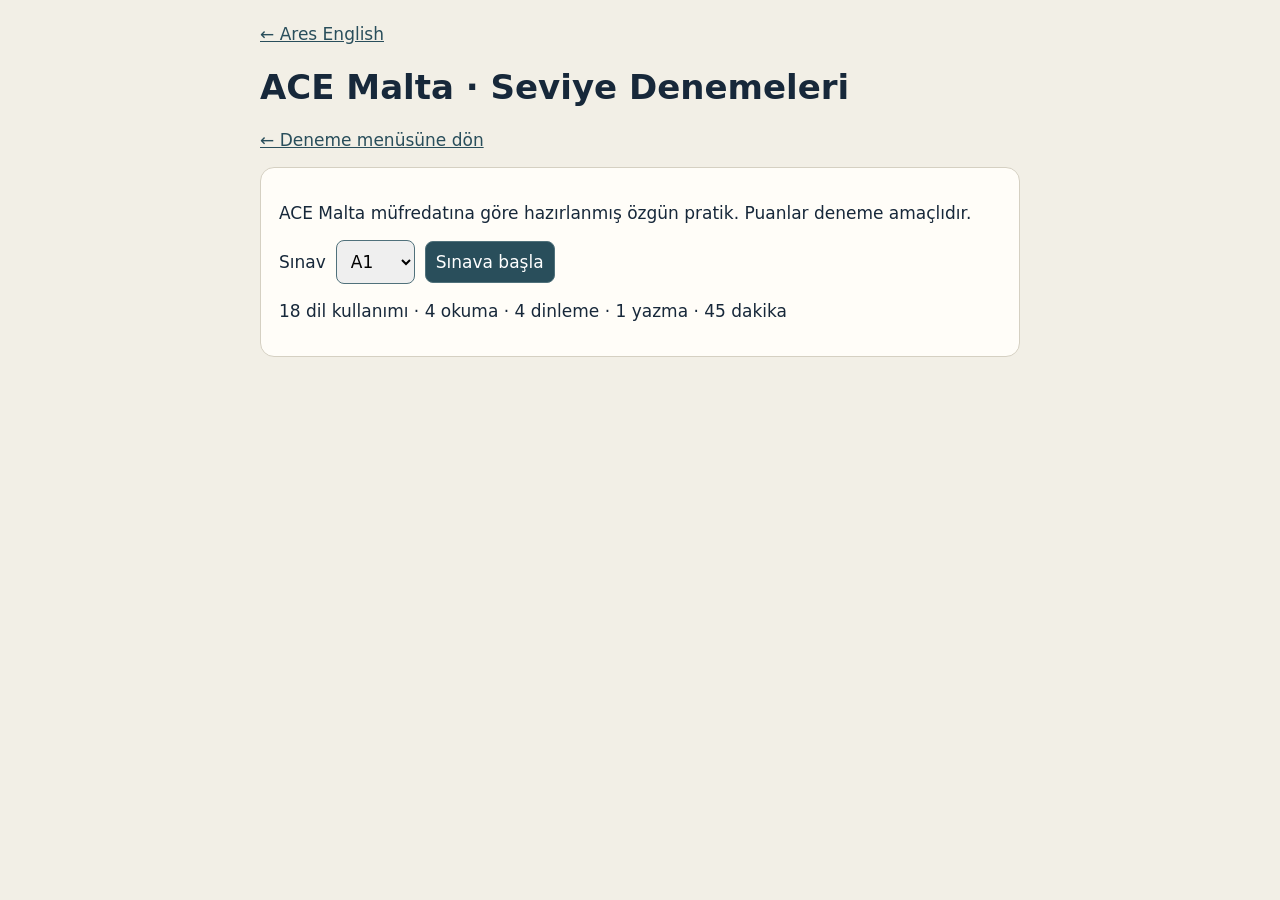
<file: ace-level-exams.html>
<!doctype html><html lang="tr"><meta charset="utf-8"><meta name="viewport" content="width=device-width,initial-scale=1"><title>Ares · Deneme Sınavları</title>
<style>
body{font:17px system-ui;background:#f2efe6;color:#17283a;margin:0}main{max-width:760px;margin:auto;padding:24px}section,fieldset{background:#fffdf8;border:1px solid #d5d0c2;border-radius:14px;padding:18px;margin:16px 0}button,select,textarea{font:inherit;padding:10px;border:1px solid #50717b;border-radius:8px}button{background:#294e5b;color:white;cursor:pointer}button:disabled{opacity:.45}label.option{display:block;padding:9px;cursor:pointer}textarea{display:block;width:100%;box-sizing:border-box;margin-top:8px}a{color:#294e5b}.row{display:flex;align-items:center;gap:10px;flex-wrap:wrap}.tabs{display:flex;gap:5px;flex-wrap:wrap}.tabs button{padding:7px;min-width:40px}.tabs button.answered{background:#496a48}.tabs button[aria-current=true]{outline:3px solid #b76d30}#clock{font-variant-numeric:tabular-nums}.reading{padding:12px;background:#ede9dc;border-radius:6px}
</style><main><a href="./index.html">← Ares English</a><h1>ACE Malta · Seviye Denemeleri</h1><p><a href="./ace-exams.html">← Deneme menüsüne dön</a></p>
<section id="setup"><p>ACE Malta müfredatına göre hazırlanmış özgün pratik. Puanlar deneme amaçlıdır.</p>
<div class="row"><label for="mode">Sınav</label><select id="mode"><option>A1</option><option>A1+</option><option>A2</option></select>
<button id="start">Sınava başla</button></div><p id="description"></p></section>
<section id="exam" hidden><div class="row"><strong id="progress"></strong><strong id="clock" role="timer"></strong></div><div id="question"></div><div class="row"><button id="prev">Geri</button><button id="next">İleri</button><button id="finish">Sınavı bitir</button></div><p class="tabs" id="jump" aria-label="Soru seç"></p></section>
<section id="results" hidden aria-live="polite"></section>
<script>
const bank = {"A1": [{"unit": 1, "stem": "I’m in your English class. ___ you the new teacher?", "options": ["Are", "Is", "Am", "Be"], "reason": "You ile be fiilinin soru biçimi Are you…? olur.", "level": "A1"}, {"unit": 1, "stem": "My friend is a ___. She works in a hospital and looks after patients.", "options": ["nurse", "receptionist", "chef", "driver"], "reason": "Hastalarla ilgilenme ayrıntısı nurse seçeneğini destekler.", "level": "A1"}, {"unit": 2, "stem": "Sam and I are musicians. ___ band plays here on Fridays.", "options": ["Our", "Their", "Your", "His"], "reason": "Sam and I = we. We’nin iyelik sıfatı our.", "level": "A1"}, {"unit": 3, "stem": "Can I try on ___ shoes here, please?", "options": ["these", "this", "that", "those"], "reason": "Here yakını, shoes çoğulu gösterir. These uygundur.", "level": "A1"}, {"unit": 3, "stem": "My brother and I ___ got the same colour eyes.", "options": ["have", "has", "are", "do"], "reason": "Çoğul özneyle have got kullanılır.", "level": "A1"}, {"unit": 4, "stem": "She usually ___ the bus at seven.", "options": ["takes", "take", "is taking", "taking"], "reason": "Rutin için present simple; she ile takes.", "level": "A1"}, {"unit": 4, "stem": "The bookshop closes ___ six on Fridays.", "options": ["at", "in", "on", "by the"], "reason": "Saatten önce at kullanılır.", "level": "A1"}, {"unit": 5, "stem": "“Are you ready to order?” “Yes, ___.”", "options": ["I’d like the soup, please", "That’s everything, thanks", "Can we have the bill, please?", "I’ll pay by card, please"], "reason": "Sipariş vermek için I’d like… uygundur. Diğer seçenekler aynı ortamda farklı amaçlara hizmet eder.", "level": "A1"}, {"unit": 6, "stem": "___ a small table between the two chairs.", "options": ["There’s", "There are", "They’re", "It has"], "reason": "Tekil a small table için There’s kullanılır.", "level": "A1"}, {"unit": 7, "stem": "My daughter can ___, but she doesn’t like deep water.", "options": ["swim", "swims", "swimming", "to swim"], "reason": "Can’den sonra yalın fiil gelir.", "level": "A1"}, {"unit": 8, "stem": "“Can I speak to Nina?” “Sorry, she ___ lunch right now.”", "options": ["is having", "has", "had", "is have"], "reason": "Right now, şu anda süren bir eylemi anlatır.", "level": "A1"}, {"unit": 9, "stem": "We ___ at the cinema last night, so nobody answered the phone at home.", "options": ["were", "was", "are", "is"], "reason": "We ile geçmiş zamanda were kullanılır.", "level": "A1"}, {"unit": 10, "stem": "When ___ the museum open yesterday?", "options": ["did", "does", "was", "is"], "reason": "Did + yalın fiil, geçmiş zamanda soru kurar.", "level": "A1"}, {"unit": 10, "stem": "I couldn’t find a taxi, so I ___ the bus.", "options": ["took", "take", "takes", "taking"], "reason": "Olay geçmişte gerçekleşmiştir. Take fiilinin geçmişi took.", "level": "A1"}, {"unit": 11, "stem": "“Let’s see the new film.” “___ I’m free this evening.”", "options": ["Good idea.", "Sorry, I can’t.", "I don’t think so.", "Let’s stay at home."], "reason": "Konuşmacı müsait olduğunu söyleyerek öneriyi kabul ediyor.", "level": "A1"}, {"unit": 11, "stem": "Dad likes ___ to the radio while he cooks.", "options": ["listening", "listen", "listens", "listened"], "reason": "Like + -ing, hoşlanılan düzenli etkinliği anlatır.", "level": "A1"}, {"unit": 12, "stem": "We’re going to ___ our cousins this weekend.", "options": ["visit", "visited", "visits", "visiting"], "reason": "Be going to’dan sonra yalın fiil gelir.", "level": "A1"}, {"unit": 12, "stem": "“Is this seat free?” “___ My friend is sitting here.”", "options": ["Sorry, it isn’t.", "Yes, of course.", "No, thank you.", "Yes, here you are."], "reason": "Koltuk arkadaşına ayrılmış olduğu için uygun yanıt Sorry, it isn’t.", "level": "A1"}], "A1+": [{"unit": 1, "stem": "“Whose bags are these?” “They’re ___.”", "options": ["ours", "our", "we", "us"], "reason": "İsim tekrar edilmezse possessive pronoun ours kullanılır.", "level": "A1+"}, {"unit": 1, "stem": "The bag is light, but there’s ___ umbrella inside.", "options": ["an", "a", "some", "any"], "reason": "Umbrella ünlü sesle başlar ve tekildir.", "level": "A1+"}, {"unit": 2, "stem": "“Could you open the window?” “___ It’s really warm in here.”", "options": ["Of course.", "Not right now.", "I’d rather keep it closed.", "Sorry, I can’t reach it."], "reason": "İkinci cümle, pencereyi açmayı kabul etme nedenini veriyor.", "level": "A1+"}, {"unit": 3, "stem": "He ___ cooks on weekdays. He usually gets a takeaway instead.", "options": ["hardly ever", "always", "usually", "often"], "reason": "Alternatif olarak genellikle hazır yemek alması, pek az yemek yaptığını gösterir.", "level": "A1+"}, {"unit": 3, "stem": "I work from home ___ Mondays, but today I’m at the office.", "options": ["on", "at", "in", "by"], "reason": "Haftanın günlerinde on kullanılır.", "level": "A1+"}, {"unit": 4, "stem": "“What ___ your sister do?” “She teaches at a primary school.”", "options": ["does", "do", "is", "has"], "reason": "Mesleğini sormak için What does … do?", "level": "A1+"}, {"unit": 5, "stem": "The café is ___ the bookshop and the chemist’s.", "options": ["between", "opposite", "across", "along"], "reason": "Between A and B iki konum arasını anlatır.", "level": "A1+"}, {"unit": 5, "stem": "“___ any public toilets near here?” “Yes, behind the market.”", "options": ["Are there", "Is there", "There are", "Do they"], "reason": "Çoğul toilets ile soru Are there…?", "level": "A1+"}, {"unit": 6, "stem": "I didn’t ___ the ending because I left the cinema early.", "options": ["see", "saw", "seen", "seeing"], "reason": "Didn’t sonrasında yalın fiil kullanılır.", "level": "A1+"}, {"unit": 7, "stem": "We missed our train, so we ___ a later one.", "options": ["took", "take", "taken", "taking"], "reason": "Bitmiş geçmiş olay için took.", "level": "A1+"}, {"unit": 7, "stem": "“Does this bus go to the airport?” “No, you need to ___ at Central Station.”", "options": ["change", "get on", "set off", "check in"], "reason": "Havalimanına giden araca geçmek için change kullanılır.", "level": "A1+"}, {"unit": 8, "stem": "We’ve got eggs, but there isn’t ___ butter left.", "options": ["any", "some", "many", "a"], "reason": "Olumsuz cümlede sayılamayan butter ile any kullanılır.", "level": "A1+"}, {"unit": 8, "stem": "“How ___ coffee do you drink?” “Two cups a day.”", "options": ["much", "many", "often", "long"], "reason": "Soru sıklığı değil, coffee miktarını soruyor.", "level": "A1+"}, {"unit": 9, "stem": "This jacket is too small. Have you got one in a ___ size?", "options": ["larger", "large than", "largest", "more large"], "reason": "Mevcut bedene göre daha büyük beden için larger.", "level": "A1+"}, {"unit": 10, "stem": "The path takes you ___ the bridge to the village on the other side.", "options": ["across", "along", "around", "under"], "reason": "Köprüyü kullanıp karşı tarafa geçmek: across the bridge.", "level": "A1+"}, {"unit": 11, "stem": "“My ankle hurts when I run.” “You ___ go running today.”", "options": ["shouldn’t", "should", "can", "could"], "reason": "Ağrı sebebiyle bugün koşmama tavsiyesi veriliyor.", "level": "A1+"}, {"unit": 12, "stem": "“Is Tom free?” “No, he ___ the car at the moment.”", "options": ["is washing", "washes", "washed", "wash"], "reason": "At the moment ile devam eden eylem present continuous alır.", "level": "A1+"}, {"unit": 12, "stem": "The display says 2%. Where can I ___ my phone?", "options": ["charge", "connect", "switch on", "restart"], "reason": "Yüzde 2 pil, şarj etmeyi gerektiriyor.", "level": "A1+"}], "A2": [{"unit": 1, "stem": "“How often do you see Eva?” “___ We usually meet on the first Saturday of the month.”", "options": ["Once a month.", "Every other week.", "Twice a month.", "Every weekend."], "reason": "Ayın ilk cumartesi günü, ayda bir kez demektir.", "level": "A2"}, {"unit": 1, "stem": "I wanted to ask for directions, but there wasn’t ___ at the reception desk.", "options": ["anyone", "someone", "everyone", "no one"], "reason": "Olumsuz cümlede herhangi bir kişi için anyone.", "level": "A2"}, {"unit": 2, "stem": "I ___ dinner when the lights went out.", "options": ["was cooking", "cooked", "have cooked", "had cooked"], "reason": "Elektrik kesildiğinde yemek yapma eylemi sürüyordu.", "level": "A2"}, {"unit": 2, "stem": "It took me a few days to ___ after moving into the new flat.", "options": ["settle in", "move out", "drop by", "check out"], "reason": "Yeni bir yere alışmak settle in.", "level": "A2"}, {"unit": 3, "stem": "We’ve ___ missed the last bus. What should we do now?", "options": ["just", "yesterday", "last night", "ago"], "reason": "Present perfect ile çok yakın geçmiş için just kullanılır.", "level": "A2"}, {"unit": 3, "stem": "We’ve only booked the room until Friday, so we need to ___ by eleven that morning.", "options": ["check out", "check in", "drop off", "set off"], "reason": "Rezervasyonun bittiği gün yapılan çıkış işlemi check out.", "level": "A2"}, {"unit": 4, "stem": "“Can we have lunch tomorrow?” “Sorry, I ___ my tutor at one. How about Friday?”", "options": ["’m meeting", "meet", "met", "have met"], "reason": "Saati belirlenmiş kişisel düzenleme için present continuous.", "level": "A2"}, {"unit": 5, "stem": "“Can I wear trainers to work?” “Yes, you ___ wear formal shoes.”", "options": ["don’t have to", "have to", "ought to", "must"], "reason": "Spor ayakkabı serbestse resmî ayakkabı zorunlu değildir.", "level": "A2"}, {"unit": 5, "stem": "I’m responsible ___ sending the weekly report to our clients.", "options": ["for", "of", "to", "with"], "reason": "Responsible for + isim ya da -ing.", "level": "A2"}, {"unit": 6, "stem": "I go swimming on Tuesdays and walk to work to ___ fit.", "options": ["keep", "get on", "fall out", "make up"], "reason": "Keep fit, formda kalmak demektir.", "level": "A2"}, {"unit": 7, "stem": "I ___ have a long journey to work, but now I live nearby.", "options": ["used to", "am used to", "get used to", "didn’t use to"], "reason": "Geçmişte uzun olan yol, artık kısa. Used to + yalın fiil.", "level": "A2"}, {"unit": 8, "stem": "If the tickets sell out, we ___ a different show.", "options": ["’ll book", "booked", "’d have booked", "had booked"], "reason": "Gerçekçi gelecek olasılığı: if + present, will + yalın fiil.", "level": "A2"}, {"unit": 9, "stem": "If I ___ a bigger flat, I’d invite everyone over.", "options": ["had", "have", "would have", "will have"], "reason": "Varsayımsal durum için second conditional.", "level": "A2"}, {"unit": 9, "stem": "That’s the shop ___ repaired my camera last week.", "options": ["that", "where", "what", "whose"], "reason": "Relative clause’da repaired fiilinin öznesi olarak that kullanılır.", "level": "A2"}, {"unit": 10, "stem": "This tablet isn’t ___ fast as my old laptop, but the battery lasts longer.", "options": ["as", "so much", "more", "less"], "reason": "Not as + sıfat + as karşılaştırma kurar.", "level": "A2"}, {"unit": 11, "stem": "The new footpath ___ last spring after a local campaign.", "options": ["was built", "built", "has been built", "was building"], "reason": "Bitmiş zaman ve passive: was built.", "level": "A2"}, {"unit": 11, "stem": "It’s difficult ___ photos here without a tripod.", "options": ["to take", "take", "taking", "to taking"], "reason": "It’s difficult + to-infinitive.", "level": "A2"}, {"unit": 12, "stem": "By the time I got to the cinema, the film ___.", "options": ["had already started", "has already started", "was already start", "already starts"], "reason": "Diğer geçmiş olaydan önce olan eylem past perfect alır.", "level": "A2"}, {"unit": 12, "stem": "“I’m working from home today,” Mia said. Mia said she ___ from home that day.", "options": ["was working", "works", "has worked", "will work"], "reason": "Bu aktarımda am working → was working, today → that day.", "level": "A2"}]};
const topics = {"A1": ["Nice To Meet You!", "Our Music, Our World", "My Life", "Time", "Time For A Break", "A Place To Live", "Skills", "The Here And Now", "Looking Back", "It’S History", "Having Fun", "Going Away"], "A1+": ["Arrivals", "People", "Days", "Work And Education", "Places", "That’S Entertainment", "Travel And Transport", "Food And Drink", "Shopping", "The Great Outdoors", "The Body", "Modern Lives"], "A2": ["Relationships", "Living", "Travel", "Socialising", "Work", "Health", "Mind", "Art", "Money", "Science And Technology", "Natural World", "Media"]};
const skills = {"A1": {"read": "Hi Marta, Can we meet at the new café on King Street on Saturday? It opens at ten, but I have a music lesson until eleven. Let’s meet at half past eleven. The café is opposite the library. Please bring the book I left at your house. See you, Alex", "listen": "Hello, this is Mill Road Sports Centre. The beginners’ swimming class is on Wednesday this week. It starts at six fifteen in the evening. Please arrive ten minutes early. You can borrow a towel at reception, but please bring your own swimming cap.", "r": [["When does Alex want to meet?", "11:30|10:00|11:00|10:30", "The proposal is half past eleven."], ["Where is the café?", "Opposite the library|Next to the library|Behind the library|Inside the library", "Opposite means across from."], ["What does Alex want Marta to bring?", "A book|A music ticket|A library card|A lesson notebook", "Alex asks for the book left at Marta’s house."], ["Why doesn’t Alex suggest meeting at ten?", "Alex has a music lesson.|The café is closed.|Marta is at the library.|The bookshop opens later.", "The lesson ends at eleven."]], "l": [["What day is the class this week?", "Wednesday|Tuesday|Thursday|Friday", "The message says Wednesday."], ["What time should students arrive?", "6:05|6:15|6:25|5:55", "Ten minutes before 6:15 is 6:05."], ["What can students borrow?", "A towel|A swimming cap|Swimming goggles|A locker key", "A towel is available at reception."], ["What must students bring?", "A swimming cap|A towel|A timetable|A swimming ticket", "The message asks them to bring their own cap."]], "write": ["35–50", "You’re joining an English class. Write a short message to your new classmates.", "Say where you’re from and where you live.|Say what you usually do on weekdays.|Tell them about one thing you like doing at weekends.", "Hi everyone! My name is Selin. I’m from Türkiye and I live in Ankara. I work in an office and I usually take the bus to work. At weekends, I like going for a walk and meeting my friends. See you in class!"]}, "A1+": {"read": "On Saturday our group is visiting the old town. The guided walk was going to start at the station, but roadworks mean we’ll meet in front of the museum at 9:30 instead. The ticket includes entry to the museum. If you want lunch at the museum café, order before the walk. There’s also a small park nearby where you can eat your own food. It may rain, so bring a light jacket.", "listen": "Hi Maya, it’s Jo. I found a jacket for our walking trip. The blue one was cheaper, but it wasn’t waterproof, so I chose the grey one. The shop didn’t have my size, so they’re sending it to my home on Thursday. Could you bring the map on Saturday? I’ve already got the water bottles.", "r": [["Where should the group meet?", "In front of the museum|At the station|Inside the café|At the park entrance", "Roadworks changed the meeting point to the museum entrance."], ["What does the ticket cover?", "Museum entry|Lunch at the café|A jacket|Travel to the museum", "Entry is included; lunch is ordered separately."], ["What should you do if you want lunch from the café?", "Order before the walk.|Order at the station.|Order after visiting the park.|Order on the way home.", "The notice asks café customers to order before the walk."], ["Why is a jacket useful?", "It might rain.|The museum is cold.|You need it to enter.|The café has no seats.", "The final sentence mentions possible rain."]], "l": [["Why did Jo choose the grey jacket?", "It was waterproof.|It was cheaper.|It was in the right size at the shop.|It was lighter.", "Jo rejected the cheaper blue jacket because it wasn’t waterproof."], ["When is delivery expected?", "Thursday|Saturday|Wednesday|Friday", "Saturday is the trip; Thursday is the delivery."], ["What does Jo want Maya to bring?", "The map|The jacket|The water bottles|The tickets", "Jo asks for the map."], ["Why isn’t Jo taking the jacket home from the shop?", "The shop didn’t have the right size.|The jacket was too expensive.|It was only on sale on Thursday.|The shop had already closed.", "The shop didn’t have Jo’s size."]], "write": ["50–70", "Write an informal email to a friend about a recent day trip.", "Say where you went and how you got there.|Describe one thing you did and give your opinion.|Suggest a place you could visit together next time.", "Hi Mina, Last Sunday I went to a town near Ankara with a friend. We went by train and walked from the station to the old market. The market was busy, but I really enjoyed trying the local food. Next time, we could go to a museum together. Would you like to come? See you, Selin"]}, "A2": {"read": "Last spring the Brookfield Park path was closed for repairs. The council planned to reopen it in June, but residents noticed that the old route passed through an area where ducks were nesting. After meeting local volunteers, the council decided to move part of the path farther from the lake. The new route takes five minutes longer, but it has a better view and a smoother surface. Some cyclists complained about the extra distance. However, the owner of a nearby café said more families had stopped there since the path reopened. Signs will be added next month, as some walkers are still following the old route.", "listen": "Good afternoon. This is a message for people who booked Saturday’s photography walk. The weather forecast is fine, so the walk is going ahead. However, the road beside the harbour is closed, and we’ll meet outside the main entrance to the museum instead. Please arrive at a quarter to ten so we can leave at ten. There’s no need to bring a professional camera. A phone is fine. If you borrowed a camera from us last week, please return it to the office on Friday, as the office won’t be open on Saturday morning.", "r": [["Why did the council move part of the route?", "To avoid disturbing nesting ducks|To make the route shorter|To give cyclists a faster route|To create more space for the café", "Residents identified nesting ducks near the original route."], ["How does the new route compare with the old one?", "It takes longer but is easier to walk on.|It’s shorter but has poorer views.|It’s the same length but closer to the lake.|It takes longer because its surface is rougher.", "The text says five minutes longer and smoother."], ["What change did the café owner notice?", "More families stopped at the café.|Fewer residents used the park.|More cyclists complained in the café.|Volunteers began opening the café on weekends.", "The owner reports more families stopping there."], ["Why will the council add signs?", "Some walkers still use the old route.|The council plans to close the lake.|Cyclists can’t see the café.|Families need to find the volunteers.", "The last sentence explains the reason for adding signs."]], "l": [["Why has the meeting point changed?", "A road is closed.|The weather forecast is bad.|The museum is closed.|There aren’t enough cameras.", "The harbour road closure caused the change."], ["When should participants get there?", "9:45|10:00|10:15|9:15", "A quarter to ten is 9:45. The group leaves at ten."], ["What equipment is acceptable?", "A phone|Only a professional camera|Only a borrowed camera|A camera and a phone together", "The organiser explicitly says a phone is fine."], ["Why should borrowed cameras be returned by Friday?", "The office will be closed on Saturday morning.|The walk has moved to Friday.|The organiser needs them during the walk.|The museum has stopped lending cameras.", "The office won’t open on Saturday morning."]], "write": ["80–100", "A friend is visiting your town for the first time. Write an email suggesting one place to visit.", "Say where it is and how to get there.|Describe two things your friend can do or see there.|Give one practical tip and explain why.", "Hi Alex, If you have a free afternoon in Ankara, I’d recommend visiting the old town around the castle. You can take a bus to Ulus and walk up from there. Near the castle, you can explore the narrow streets and visit a small museum. There are also places to sit with a coffee and enjoy the view. Make sure you wear comfortable shoes because some of the streets are quite steep. If you’re free on Saturday, we could go together. See you, Erhan"]}};
const byId = id => document.getElementById(id);
let items=[], answers=[], position=0, deadline=0, timer=0, writing='';
function shuffle(values){
 const out=[...values];
 for(let i=out.length-1;i>0;i--){const j=Math.floor(Math.random()*(i+1));[out[i],out[j]]=[out[j],out[i]];}
 return out;
}
function addSkills(level){
 const s=skills[level];
 return ['r','l'].flatMap(key=>s[key].map(([stem,options,reason])=>({
  level, stem, options:options.split('|'), reason, script:key==='r'?s.read:s.listen,
  type:key==='r'?'Reading':'Listening'
 })));
}
function describe(){
 const level=byId('mode').value;
 const minutes=level==='A1'?45:55;
 byId('description').textContent=bank[level].length+' dil kullanımı · 4 okuma · 4 dinleme · 1 yazma · '+minutes+' dakika';
}
const chosenLevel = new URLSearchParams(location.search).get('level');
if (['A1', 'A1+', 'A2'].includes(chosenLevel)) byId('mode').value = chosenLevel;
byId('mode').onchange = describe;
describe();
byId('start').onclick=()=>{
 const level=byId('mode').value;
 const minutes=level==='A1'?45:55;
 items=[...bank[level],...addSkills(level)].map(q=>({...q,correct:q.options[0],options:shuffle(q.options)}));
 answers=items.map(()=>null);position=0;writing='';deadline=Date.now()+minutes*60000;
 byId('setup').hidden=true;byId('results').hidden=true;byId('exam').hidden=false;
 clearInterval(timer);timer=setInterval(tick,250);render();tick();
};
function writingTask(box,withInput){
 const [range,prompt,requirements]=skills[byId('mode').value].write;
 node('h3','Writing · '+range+' words',box);
 node('p',prompt,box);
 const list=node('ul','',box);
 requirements.split('|').forEach(requirement=>node('li',requirement,list));
 if(!withInput)return;
 const draft=node('textarea','',box);
 draft.rows=8; draft.setAttribute('aria-label','Writing response'); draft.value=writing;
 const count=node('p','',box);
 const update=()=>{writing=draft.value;count.textContent=(writing.trim().match(/\S+/g)||[]).length+' kelime';};
 draft.addEventListener('input',update); update();
}
function tick(){
 const left=Math.max(0,Math.ceil((deadline-Date.now())/1000));
 byId('clock').textContent=Math.floor(left/60)+':'+String(left%60).padStart(2,'0');
 if(left===0) finish();
}
function node(tag,text,parent){
 const el=document.createElement(tag);el.textContent=text;parent.append(el);return el;
}
function render(){
 const q=items[position], box=byId('question');
 if(!q){
  box.replaceChildren();byId('progress').textContent='Writing · Son bölüm';
  writingTask(box,true);byId('prev').disabled=false;byId('next').disabled=true;renderJump();return;
 }
 box.replaceChildren();byId('progress').textContent=(position+1)+' / '+items.length+' · '+q.level+' · '+(q.type||'Use of English');
 if(q.type==='Reading')node('p',q.script,box).className='reading';
 if(q.type==='Listening'){
  const play=node('button','Dinle',box);
  play.onclick=()=>{
   if(!('speechSynthesis' in window)){play.textContent='Bu tarayıcıda ses desteği yok';return;}
   speechSynthesis.cancel();
   const u=new SpeechSynthesisUtterance(q.script);u.lang='en-GB';u.rate=.87;speechSynthesis.speak(u);
  };
 }
 const f=node('fieldset','',box);node('legend',q.stem,f);
 q.options.forEach(o=>{
  const l=node('label','',f);l.className='option';
  const input=document.createElement('input');input.type='radio';input.name='answer';input.checked=answers[position]===o;
  input.onchange=()=>{answers[position]=o;renderJump();};
  l.append(input,document.createTextNode(' '+o));
 });
 byId('prev').disabled=position===0;byId('next').disabled=false;renderJump();
}
function renderJump(){
 const box=byId('jump');box.replaceChildren();
 items.forEach((_,i)=>{
  const b=node('button',String(i+1),box);
  if(answers[i]!==null)b.className='answered';
  b.setAttribute('aria-current',String(i===position));
  b.onclick=()=>{position=i;render();};
 });
 const w=node('button','Writing',box);
 if(writing.trim())w.className='answered';
 w.setAttribute('aria-current',String(position===items.length));
 w.onclick=()=>{position=items.length;render();};
}
byId('prev').onclick=()=>{position--;render();};
byId('next').onclick=()=>{position++;render();};
byId('finish').onclick=()=>{
 const missing=answers.filter(a=>a===null).length;
 const note=(missing?missing+' test sorusu boş. ':'')+(!writing.trim()?'Writing görevi boş. ':'');
 if(confirm(note+'Sınavı bitir?'))finish();
};
function finish(){
 clearInterval(timer);
 if('speechSynthesis' in window)speechSynthesis.cancel();
 const box=byId('results');box.replaceChildren();
 byId('exam').hidden=true;box.hidden=false;
 const tally={};let total=0;
 items.forEach((q,i)=>{
  const label=q.type||'Use of English';
  const t=tally[label]??={right:0,count:0};t.count++;
  if(q.correct===answers[i]){t.right++;total++;}
 });
 node('h2','Test sonucu · '+total+' / '+items.length+' · %'+Math.round(100*total/items.length),box);
 Object.entries(tally).forEach(([label,t])=>node('p',label+' · '+t.right+'/'+t.count,box));
 const review=node('details','',box);node('summary','Cevap anahtarı ve açıklamalar',review);
 items.forEach((q,i)=>{
  const entry=node('section','',review);
  node('strong',(q.correct===answers[i]?'✓ ':'✗ ')+(i+1)+'. '+q.stem,entry);
  node('p','Cevabın: '+(answers[i]||'Boş')+' · Doğru: '+q.correct,entry);
  node('p',q.reason,entry);
  if(q.unit)node('p',(q.level==='A2'?'Language Hub':'Müfredat')+' · Ünite '+q.unit+' — '+topics[q.level][q.unit-1],entry);
 });
 const transcription=node('details','',box);node('summary','Dinleme metni',transcription);
 node('p',skills[byId('mode').value].listen,transcription);
 writingTask(box,false);
 node('p',writing.trim()||'Yazma görevi boş bırakıldı.',box).style.whiteSpace='pre-wrap';
 const example=node('details','',box);node('summary','Örnek yazıyı göster',example);
 node('p',skills[byId('mode').value].write[3],example);
 const rubric=node('section','',box);
 node('h3','Yazma · Öz değerlendirme',rubric);
 node('p','Her ölçüte 0–5 puan ver. 0 = göreve ilişkin kanıt yok, 3 = anlaşılır ama eksikler var, 5 = hedef düzeyde ve tutarlı.',rubric);
 const measures=['Görev: Üç yönergeyi de karşıladım.','Düzen: Metni türüne uygun ve anlaşılır sıraladım.','Dil bilgisi: Hatalar anlamı engellemiyor.','Kelime: Konuya ve duruma uygun ifadeler kullandım.'];
 const scores=measures.map(label=>{
  const row=node('p','',rubric), field=node('label',label+' ',row), select=node('select','',field);
  const placeholder=node('option','Puan seç',select);placeholder.value='';
  for(let i=0;i<=5;i++)node('option',String(i),select);
  select.disabled=!writing.trim();return select;
 });
 const writingScore=node('p',writing.trim()?'Öz değerlendirme için dört ölçütü puanla.':'Yazılı cevap olmadan puan verilmez.',rubric);
 scores.forEach(select=>select.onchange=()=>{
  writingScore.textContent=scores.every(s=>s.value!=='')?'Yazma öz değerlendirmesi: '+scores.reduce((sum,s)=>sum+Number(s.value),0)+'/20':'Öz değerlendirme için dört ölçütü puanla.';
 });
 const again=node('button','Başka deneme seç',box);again.onclick=()=>{box.hidden=true;byId('setup').hidden=false;window.scrollTo(0,0);};
 window.scrollTo(0,0);
}
</script></main></html>
</file>
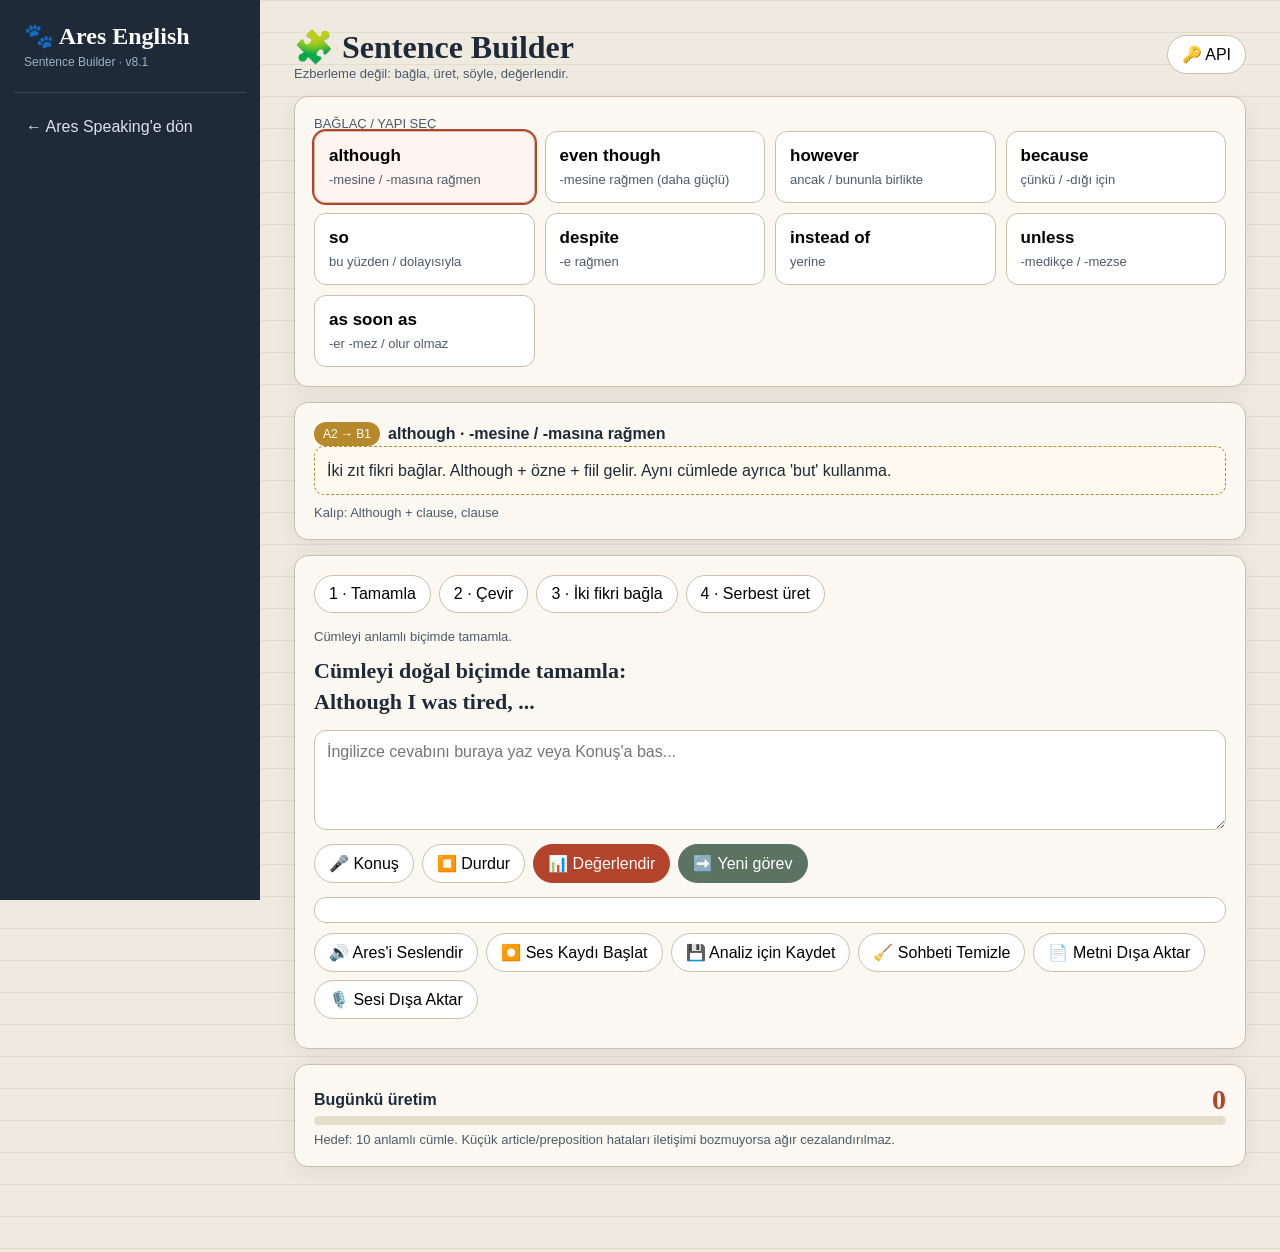
<file: sentence-builder.html>
<!doctype html><html lang="tr"><head><meta charset="utf-8"><meta name="viewport" content="width=device-width,initial-scale=1,viewport-fit=cover"><meta name="theme-color" content="#1E2A38"><title>Ares Sentence Builder v8.1</title>
<style>
:root{--paper:#efeae0;--paper2:#e4ddcc;--ink:#1e2a38;--soft:#4b5a6b;--accent:#b4432b;--leaf:#5b7361;--gold:#b8892b;--card:#fbf8f1;--line:#c9c0ac;--dark:#1e2a38}*{box-sizing:border-box}body{margin:0;background:var(--paper);color:var(--ink);font-family:Arial,sans-serif;background-image:linear-gradient(var(--paper2) 1px,transparent 1px);background-size:100% 32px}button,textarea{font:inherit}button{cursor:pointer}.app{display:grid;grid-template-columns:260px 1fr;min-height:100vh}.side{background:var(--dark);color:#fff;padding:22px 14px;position:sticky;top:0;height:100vh}.brand{padding:0 10px 18px;border-bottom:1px solid #ffffff22}.brand h1{font:700 24px Georgia;margin:0}.brand p{margin:5px 0;color:#9fb0bf;font-size:12px}.back{display:block;color:#dce4ea;text-decoration:none;padding:11px 12px;border-radius:10px;margin-top:14px}.main{padding:28px 34px 70px;max-width:1100px;width:100%;margin:0 auto}.top{display:flex;justify-content:space-between;gap:10px;align-items:center;flex-wrap:wrap}.top h1{font:700 32px Georgia;margin:0}.sub,.tiny{color:var(--soft);font-size:13px}.card{background:var(--card);border:1px solid var(--line);border-radius:14px;padding:19px;margin:15px 0;box-shadow:0 5px 20px #1e2a3812}.grid{display:grid;grid-template-columns:repeat(auto-fit,minmax(190px,1fr));gap:10px}.connector{background:#fff;border:1px solid var(--line);border-radius:12px;padding:14px;text-align:left}.connector.active{outline:2px solid var(--accent);background:#fff4ef}.connector b{display:block;font-size:17px;margin-bottom:4px}.pill{border:1px solid var(--line);background:#fff;border-radius:999px;padding:9px 14px}.pill.primary{background:var(--accent);color:#fff;border-color:var(--accent)}.pill.good{background:var(--leaf);color:#fff;border-color:var(--leaf)}.row{display:flex;gap:8px;flex-wrap:wrap;align-items:center}.prompt{font:700 22px/1.4 Georgia;margin:12px 0;white-space:pre-line}.answer{width:100%;min-height:100px;border:1px solid var(--line);border-radius:12px;padding:12px;background:#fff}.feedback{display:none;margin-top:12px;padding:13px;border-left:4px solid var(--leaf);background:#eef3ef;border-radius:8px;white-space:pre-wrap;line-height:1.5}.chat{margin-top:14px;border:1px solid var(--line);border-radius:12px;background:#fff;padding:12px;max-height:420px;overflow:auto}.msg{padding:10px 12px;border-radius:12px;margin:8px 0;line-height:1.45;white-space:pre-wrap}.msg.user{background:#eef3ef;margin-left:8%}.msg.ares{background:#f7efe8;margin-right:8%}.msg .who{font-weight:700;font-size:12px;color:var(--soft);margin-bottom:4px}.chat-actions{display:flex;gap:8px;flex-wrap:wrap;margin-top:10px}.audio-box{margin-top:10px;padding:10px;border:1px dashed var(--line);border-radius:10px;background:#fff}.saved-list{margin-top:10px}.saved-item{padding:9px 10px;border:1px solid var(--line);border-radius:10px;background:#fff;margin:7px 0}.saved-item button{margin-left:6px}.level{display:inline-block;background:var(--gold);color:#fff;border-radius:999px;padding:5px 9px;font-size:12px}.score{font:700 28px Georgia;color:var(--accent)}.bar{height:9px;background:var(--paper2);border-radius:999px;overflow:hidden}.bar span{display:block;height:100%;background:var(--leaf)}.tip{padding:12px;border-radius:10px;background:#fffaf0;border:1px dashed var(--gold);line-height:1.45}@media(max-width:820px){.app{grid-template-columns:1fr}.side{position:relative;height:auto}.main{padding:18px 14px 55px}.top h1{font-size:27px}}
</style></head><body><div class="app"><aside class="side"><div class="brand"><h1>🐾 Ares English</h1><p>Sentence Builder · v8.1</p></div><a class="back" href="./speaking.html">← Ares Speaking'e dön</a></aside><main class="main">
<div class="top"><div><h1>🧩 Sentence Builder</h1><div class="sub">Ezberleme değil: bağla, üret, söyle, değerlendir.</div></div><button class="pill" onclick="setKey()">🔑 API</button></div>
<div class="card"><div class="tiny">BAĞLAÇ / YAPI SEÇ</div><div class="grid" id="connectors"></div></div>
<div class="card"><div class="row"><span class="level">A2 → B1</span><b id="name"></b></div><div class="tip" id="tip"></div><div style="margin-top:10px" class="sub" id="pattern"></div></div>
<div class="card"><div class="row"><button class="pill" data-mode="complete" onclick="setMode('complete',this)">1 · Tamamla</button><button class="pill" data-mode="translate" onclick="setMode('translate',this)">2 · Çevir</button><button class="pill" data-mode="combine" onclick="setMode('combine',this)">3 · İki fikri bağla</button><button class="pill" data-mode="free" onclick="setMode('free',this)">4 · Serbest üret</button></div><div class="tiny" style="margin-top:16px" id="modeHint"></div><div class="prompt" id="question"></div><textarea class="answer" id="answer" placeholder="İngilizce cevabını buraya yaz veya Konuş'a bas..."></textarea><div class="row" style="margin-top:10px"><button class="pill" id="mic" onclick="startVoice()">🎤 Konuş</button><button class="pill" onclick="stopVoice()">⏹️ Durdur</button><button class="pill primary" onclick="evaluateAnswer()">📊 Değerlendir</button><button class="pill good" onclick="nextQuestion()">➡️ Yeni görev</button></div><div class="tiny" id="speechStatus" style="margin-top:7px"></div><div class="feedback" id="feedback"></div>
  <div class="chat" id="chat"></div>
  <div class="chat-actions">
    <button class="pill" onclick="speakLastAres()">🔊 Ares'i Seslendir</button>
    <button class="pill" id="recordBtn" onclick="toggleRecording()">⏺️ Ses Kaydı Başlat</button>
    <button class="pill" onclick="saveSession()">💾 Analiz için Kaydet</button>
    <button class="pill" onclick="clearChat()">🧹 Sohbeti Temizle</button>
    <button class="pill" onclick="exportTranscript()">📄 Metni Dışa Aktar</button>
    <button class="pill" onclick="exportAudio()">🎙️ Sesi Dışa Aktar</button>
  </div>
  <div class="audio-box" id="audioBox" style="display:none"><div class="tiny">Bu oturumun ses kaydı</div><audio id="audioPlayer" controls></audio></div>
  <div class="saved-list" id="savedList"></div>
</div>
<div class="card"><div class="row" style="justify-content:space-between"><b>Bugünkü üretim</b><span class="score" id="count">0</span></div><div class="bar"><span id="bar"></span></div><div class="tiny" style="margin-top:7px">Hedef: 10 anlamlı cümle. Küçük article/preposition hataları iletişimi bozmuyorsa ağır cezalandırılmaz.</div></div>
</main></div><script>
const DATA={
although:{name:"although",meaning:"-mesine / -masına rağmen",tip:"İki zıt fikri bağlar. Although + özne + fiil gelir. Aynı cümlede ayrıca 'but' kullanma.",pattern:"Although + clause, clause",complete:["Although I was tired, ...","Although the weather was bad, ...","Although I was nervous, ..."],translate:["Yorgun olmama rağmen dışarı çıktım.","İngilizce konuşmak zor olsa da pratik yapıyorum.","Yağmur yağmasına rağmen yürüyüşe çıktık."],combine:[["I was tired.","I finished my work."],["The hotel was expensive.","I liked it."],["He studied a lot.","He didn't pass the exam."]],free:["Tell me about something you did although you were tired.","Describe a place you liked although it had one problem.","Make a sentence about learning English using although."]},
even_though:{name:"even though",meaning:"-mesine rağmen (daha güçlü)",tip:"Although'a benzer ama zıtlığı daha güçlü vurgular. Ardından tam cümle gelir.",pattern:"Even though + clause, clause",complete:["Even though I didn't sleep well, ...","Even though it was expensive, ...","Even though I made mistakes, ..."],translate:["Çok yorgun olmama rağmen çalışmaya devam ettim.","Pahalı olmasına rağmen onu satın aldım.","Hata yapmama rağmen İngilizce konuşmaya devam ettim."],combine:[["It was raining heavily.","We went out."],["I was afraid.","I tried it."],["The trip was short.","I enjoyed it a lot."]],free:["Say something surprising about yourself using even though.","Talk about a trip using even though.","Make a sentence about speaking English using even though."]},
however:{name:"however",meaning:"ancak / bununla birlikte",tip:"İki ayrı düşünce arasında kontrast kurar. Genellikle yeni cümlenin başında virgülle kullanılır.",pattern:"Sentence. However, sentence.",complete:["I wanted to go out. However, ...","The course was difficult. However, ...","The hotel looked nice. However, ..."],translate:["Gitmek istedim. Ancak çok yorgundum.","İngilizceyi anlıyorum. Ancak hızlı cevap veremiyorum.","Otel güzeldi. Ancak odası çok küçüktü."],combine:[["The restaurant was busy.","The service was fast."],["I prepared well.","I still felt nervous."],["The city is beautiful.","It is very expensive."]],free:["Give an opinion and add a contrasting point with however.","Talk about travel using however.","Talk about your English progress using however."]},
because:{name:"because",meaning:"çünkü / -dığı için",tip:"Sebep verir. Because'dan sonra özne + fiil gelir.",pattern:"Result + because + reason",complete:["I stayed at home because ...","I want to improve my English because ...","I chose this hotel because ..."],translate:["Yorgun olduğum için eve gittim.","İngilizcemi geliştirmek istiyorum çünkü seyahat etmeyi seviyorum.","Oteli konumu iyi olduğu için seçtim."],combine:[["I was late.","The bus didn't come."],["I study English.","I want to speak confidently."],["I ordered pasta.","I love Italian food."]],free:["Explain one decision using because.","Talk about why you learn English.","Explain why you like or dislike a city."]},
so:{name:"so",meaning:"bu yüzden / dolayısıyla",tip:"Önce sebebi, sonra sonucu verir: reason + so + result.",pattern:"Reason + so + result",complete:["I was tired, so ...","The weather was beautiful, so ...","I couldn't understand him, so ..."],translate:["Yorgundum, bu yüzden erken yattım.","Hava güzeldi, bu yüzden yürüyüşe çıktık.","Onu anlayamadım, bu yüzden tekrar etmesini istedim."],combine:[["I missed the bus.","I took a taxi."],["The café was full.","We sat outside."],["I need more speaking practice.","I use Ares every day."]],free:["Describe a problem and its result using so.","Talk about a travel decision using so.","Make a sentence about your English routine using so."]},
despite:{name:"despite",meaning:"-e rağmen",tip:"Despite'dan sonra tam cümle değil; isim veya V-ing kullanılır. 'Despite I was tired' değil → 'Despite being tired'.",pattern:"Despite + noun / V-ing, clause",complete:["Despite being tired, ...","Despite the rain, ...","Despite making some mistakes, ..."],translate:["Yorgun olmama rağmen çalıştım.","Yağmura rağmen dışarı çıktık.","Bazı hatalar yapmama rağmen konuşmaya devam ettim."],combine:[["I was tired.","I went to the gym."],["There was heavy traffic.","We arrived on time."],["I felt nervous.","I answered the question."]],free:["Make a sentence with despite + V-ing.","Talk about a difficulty using despite.","Use despite in a sentence about English."]},
instead_of:{name:"instead of",meaning:"yerine",tip:"Bir seçeneğin yerine başka bir şey yaptığını anlatır. Ardından isim veya V-ing gelir.",pattern:"Instead of + noun / V-ing, ...",complete:["Instead of staying at home, ...","Instead of taking a taxi, ...","Instead of worrying about mistakes, ..."],translate:["Taksiye binmek yerine yürüdüm.","Evde kalmak yerine arkadaşlarımla dışarı çıktım.","Hatalar hakkında endişelenmek yerine konuşmaya çalışıyorum."],combine:[["I didn't drive.","I took the train."],["I didn't watch TV.","I studied English."],["I didn't order dessert.","I had coffee."]],free:["Describe a choice you made using instead of.","Talk about a travel choice.","Make a sentence about studying English."]},
unless:{name:"unless",meaning:"-medikçe / -mezse",tip:"Unless ≈ if ... not. Gelecek anlamında bile unless'ten sonra genellikle Simple Present kullanılır.",pattern:"Unless + present, will/can + verb",complete:["Unless I practice speaking, ...","Unless the weather improves, ...","Unless you book early, ..."],translate:["Pratik yapmazsam daha akıcı konuşamam.","Hava düzelmezse dışarı çıkmayacağız.","Erken rezervasyon yapmazsan iyi bir oda bulamayabilirsin."],combine:[["You practice.","You won't improve."],["We leave now.","We will miss the train."],["You ask.","You won't know the answer."]],free:["Give yourself advice using unless.","Make a travel warning using unless.","Make a sentence about English practice."]},
as_soon_as:{name:"as soon as",meaning:"-er -mez / olur olmaz",tip:"Bir şey olur olmaz diğerinin gerçekleştiğini söyler. Gelecek anlamında as soon as bölümünde Simple Present kullanılır.",pattern:"As soon as + present, will + verb",complete:["As soon as I arrive at the hotel, ...","As soon as the class finishes, ...","As soon as I feel more confident, ..."],translate:["Otele varır varmaz seni arayacağım.","Ders biter bitmez dışarı çıkacağım.","Kendime daha çok güvenir güvenmez daha fazla konuşacağım."],combine:[["I arrive.","I will text you."],["The rain stops.","We will go out."],["I finish work.","I will call you."]],free:["Describe your next trip using as soon as.","Make a plan for after work.","Make a sentence about what you will do when you feel confident."]}
};
let selected='although',mode='complete',qIndex=-1,recognition=null;const $=id=>document.getElementById(id);const KEY='ing_defter_api_key',BACK='ing_defter_api_key_local_backup';
function key(){try{return(localStorage.getItem(KEY)||localStorage.getItem(BACK)||'').trim()}catch(e){return''}}
function setKey(){const v=prompt('Gemini API anahtarını gir:');if(v&&v.trim()){localStorage.setItem(KEY,v.trim());localStorage.setItem(BACK,v.trim());alert('API anahtarı kaydedildi. Ares Speaking ile ortak kullanılır.')}}
function renderConnectors(){$('connectors').innerHTML=Object.entries(DATA).map(([k,v])=>`<button class="connector ${k===selected?'active':''}" onclick="selectConnector('${k}')"><b>${v.name}</b><span class="tiny">${v.meaning}</span></button>`).join('')}
function selectConnector(k){selected=k;qIndex=-1;renderConnectors();renderLesson();nextQuestion()}
function renderLesson(){let d=DATA[selected];$('name').textContent=d.name+' · '+d.meaning;$('tip').textContent=d.tip;$('pattern').textContent='Kalıp: '+d.pattern}
function setMode(m,b){mode=m;qIndex=-1;document.querySelectorAll('[data-mode]').forEach(x=>x.classList.toggle('primary',x===b));nextQuestion()}
function currentQuestion(){let d=DATA[selected],x=d[mode][qIndex%d[mode].length];if(mode==='combine')return `Bu iki fikri “${d.name}” kullanarak bağla:\n1) ${x[0]}\n2) ${x[1]}`;if(mode==='translate')return `İngilizceye çevir ve “${d.name}” yapısını kullan:\n${x}`;if(mode==='free')return x;return `Cümleyi doğal biçimde tamamla:\n${x}`}
function nextQuestion(){qIndex++;$('question').textContent=currentQuestion();$('answer').value='';$('feedback').style.display='none';$('modeHint').textContent={complete:'Cümleyi anlamlı biçimde tamamla.',translate:'Türkçe fikri İngilizce üret.',combine:'İki kısa fikri tek doğal yapıda birleştir.',free:'Kendi hayatından veya fikrinden cümle üret.'}[mode]}
function localFeedback(a){let d=DATA[selected],ok=a.toLowerCase().includes(d.name.toLowerCase());return ok?`✅ Yapıyı kullandın. Ayrıntılı AI değerlendirmesi için API anahtarı gerekir.\n\nKontrol ipucu: ${d.tip}`:`⚠️ Bu görevde “${d.name}” yapısını kullan.\n\nİpucu: ${d.pattern}`}
async function aiEval(a){
  const k=key();
  if(!k)return {text:localFeedback(a),complete:true};
  const d=DATA[selected];
  const task=currentQuestion();

  const hasConversation=!!document.querySelector('#chat .msg.ares');
  const conversationText=getTranscript();

  const promptText=`You are Ares, an A2-B1 English speaking coach.
Fluency and communication come first.
Do NOT treat tiny article, minor preposition, or punctuation issues as major errors when meaning is clear.
Correct only important grammar, meaning, or naturalness problems.

Target structure for the ORIGINAL exercise: ${d.name}
Rule: ${d.tip}
Original task: ${task}
Conversation so far:
${conversationText || "(no previous conversation)"}

Learner's new answer:
${a}

IMPORTANT:
- If there is NO previous Ares message, this is the first exercise answer. Check whether the target structure is used correctly.
- If there IS a previous Ares message, this is an ongoing conversation. Do NOT require the learner to repeat "${d.name}" or any other target structure.
- In ongoing conversation, judge whether the answer naturally answers Ares's previous question.
- Short conversational answers are allowed.
- Keep tense consistent with the question. Example: "Did you learn...?" -> "Yes, I learned..."
- Ask ONE short, natural follow-up question that continues the topic. Do not force the target structure again.

Return ONLY valid JSON. No markdown. Use exactly these keys:
{
  "result":"Çok iyi | İyi | Tekrar dene",
  "natural":"one complete natural English version of the learner's answer",
  "reason":"one or two short Turkish sentences",
  "followup":"one short natural English follow-up question"
}`;

  const models=['gemini-3.6-flash','gemini-3.5-flash-lite'];
  let lastError='';

  for(const model of models){
    try{
      const r=await fetch(`https://generativelanguage.googleapis.com/v1beta/models/${model}:generateContent?key=${encodeURIComponent(k)}`,{
        method:'POST',
        headers:{'Content-Type':'application/json'},
        body:JSON.stringify({
          contents:[{parts:[{text:promptText}]}],
          generationConfig:{
            temperature:0.25,
            maxOutputTokens:700,
            responseMimeType:'application/json'
          }
        })
      });

      const j=await r.json();
      if(!r.ok){lastError=j?.error?.message||String(r.status);continue}

      let raw=(j.candidates?.[0]?.content?.parts||[]).map(x=>x.text||'').join('').trim();
      raw=raw.replace(/^```json\s*/i,'').replace(/```$/,'').trim();

      let obj;
      try{ obj=JSON.parse(raw); }
      catch(e){ lastError='AI cevabı JSON olarak tamamlanmadı.'; continue; }

      const result=String(obj.result||'').trim();
      const natural=String(obj.natural||'').trim();
      const reason=String(obj.reason||'').trim();
      const followup=String(obj.followup||'').trim();

      if(!result || !natural || !reason || !followup){
        lastError='AI cevabında eksik bölüm vardı.';
        continue;
      }

      return {
        complete:true,
        text:`SONUÇ: ${result}\n\nDOĞAL CÜMLE: ${natural}\n\nNEDEN: ${reason}\n\nKONUŞMA: ${followup}`
      };
    }catch(e){
      lastError=e?.message||'Bağlantı hatası';
    }
  }
  throw new Error(lastError||'AI yanıt vermedi');
}
async function evaluateAnswer(){
  const a=$('answer').value.trim();
  if(!a)return;
  stopVoice();
  addMessage('user',a);
  $('feedback').style.display='block';
  $('feedback').textContent='Ares değerlendiriyor…';
  try{
    const result=await aiEval(a);
    $('feedback').textContent=result.text;
    addMessage('ares',result.text);
    speakText(extractFollowup(result.text) || result.text);
    if(result.complete){
      let n=Number(localStorage.getItem('ares_sentence_builder_count')||0)+1;
      localStorage.setItem('ares_sentence_builder_count',n);
      updateCount();
    }
    $('answer').value='';
  }catch(e){
    $('feedback').textContent='Ares değerlendiremedi: '+e.message+'\n\nCevabın kaybolmadı. Tekrar Değerlendir’e basabilirsin.';
  }
}
function updateCount(){let n=Number(localStorage.getItem('ares_sentence_builder_count')||0);$('count').textContent=n;$('bar').style.width=Math.min(100,(n%11)*10)+'%'}

let voiceSession=0;
let mediaRecorder=null;
let recordedChunks=[];
let recordedBlob=null;
let lastAresText='';

function normalizeSpeechText(t){ return String(t||'').replace(/\s+/g,' ').trim(); }

function addMessage(role,text){
  const chat=$('chat');
  const div=document.createElement('div');
  div.className='msg '+role;
  const who=document.createElement('div');
  who.className='who';
  who.textContent=role==='user'?'Sen':'Ares';
  const body=document.createElement('div');
  body.textContent=text;
  div.appendChild(who); div.appendChild(body);
  chat.appendChild(div);
  chat.scrollTop=chat.scrollHeight;
  if(role==='ares') lastAresText=text;
}

function extractFollowup(text){
  const m=String(text||'').match(/KONUŞMA:\s*([\s\S]*)/i);
  return m?m[1].trim():'';
}

let aresTtsText='';
let aresTtsRetryTimer=null;

function getAresSpeechText(){
  const fromMemory=extractFollowup(lastAresText)||lastAresText;
  if(fromMemory && String(fromMemory).trim()) return String(fromMemory).trim();

  const fb=$('feedback');
  const fromFeedback=fb ? (extractFollowup(fb.textContent)||fb.textContent) : '';
  if(fromFeedback && String(fromFeedback).trim()) return String(fromFeedback).trim();

  const bubbles=[...document.querySelectorAll('#chat .ares')];
  if(bubbles.length){
    const t=bubbles[bubbles.length-1].textContent||'';
    return (extractFollowup(t)||t).trim();
  }
  return '';
}

function chooseEnglishVoice(){
  const voices=window.speechSynthesis ? speechSynthesis.getVoices() : [];
  if(!voices || !voices.length) return null;
  return voices.find(v=>/^en-US/i.test(v.lang))
      || voices.find(v=>/^en-GB/i.test(v.lang))
      || voices.find(v=>/^en/i.test(v.lang))
      || null;
}

function speakText(text){
  text=String(text||'').trim();
  if(!text) return false;

  if(!('speechSynthesis' in window) || !('SpeechSynthesisUtterance' in window)){
    const s=$('speechStatus');
    if(s) s.textContent='Seslendirme bu tarayıcıda desteklenmiyor.';
    return false;
  }

  aresTtsText=text;
  if(aresTtsRetryTimer){ clearTimeout(aresTtsRetryTimer); aresTtsRetryTimer=null; }

  try{
    speechSynthesis.cancel();
    if(speechSynthesis.paused) speechSynthesis.resume();

    const u=new SpeechSynthesisUtterance(text);
    u.lang='en-US';
    u.rate=0.88;
    u.pitch=1;
    u.volume=1;

    const voice=chooseEnglishVoice();
    if(voice) u.voice=voice;

    u.onstart=()=>{
      const s=$('speechStatus');
      if(s) s.textContent="🔊 Ares konuşuyor…";
    };
    u.onend=()=>{
      const s=$('speechStatus');
      if(s && s.textContent.includes('Ares konuşuyor')) s.textContent='';
    };
    u.onerror=(ev)=>{
      const s=$('speechStatus');
      if(s) s.textContent='Seslendirme başlatılamadı. Bir kez daha Ares’i Seslendir’e dokun.';
    };

    // Android/Chrome can ignore the first speak() immediately after cancel().
    // A tiny delay makes the user-initiated playback reliable.
    setTimeout(()=>{
      try{
        if(speechSynthesis.paused) speechSynthesis.resume();
        speechSynthesis.speak(u);
      }catch(e){}
    },80);
    return true;
  }catch(e){
    const s=$('speechStatus');
    if(s) s.textContent='Seslendirme hatası: '+(e.message||e);
    return false;
  }
}

function speakLastAres(){
  const text=getAresSpeechText();
  if(!text){
    const s=$('speechStatus');
    if(s) s.textContent='Önce Ares’in bir değerlendirme veya takip sorusu oluşturması gerekiyor.';
    return;
  }
  speakText(text);
}

// Prime/update Android voice list when the browser exposes it asynchronously.
if('speechSynthesis' in window){
  try{
    speechSynthesis.getVoices();
    speechSynthesis.onvoiceschanged=()=>{ try{ speechSynthesis.getVoices(); }catch(e){} };
    document.addEventListener('visibilitychange',()=>{
      if(!document.hidden && speechSynthesis.paused){
        try{ speechSynthesis.resume(); }catch(e){}
      }
    });
  }catch(e){}
}

function startVoice(){
  const SR=window.SpeechRecognition||window.webkitSpeechRecognition;
  if(!SR){
    $('speechStatus').textContent='Bu tarayıcı ses tanımayı desteklemiyor.';
    return;
  }

  stopVoice();

  const mySession=++voiceSession;
  const state={
    session:mySession,
    stopped:false,
    rec:null,
    restartTimer:null,
    committed:'',
    currentInterim:'',
    lastRendered:''
  };
  window.__aresSpeechState=state;
  $('answer').value='';

  const norm=s=>normalizeSpeechText(s);

  function tokenOverlapMerge(base, addition){
    base=norm(base); addition=norm(addition);
    if(!base)return addition;
    if(!addition)return base;

    const b=base.split(' ');
    const a=addition.split(' ');

    const max=Math.min(b.length,a.length,20);
    let overlap=0;

    for(let k=max;k>=1;k--){
      const tail=b.slice(-k).join(' ').toLowerCase();
      const head=a.slice(0,k).join(' ').toLowerCase();
      if(tail===head){ overlap=k; break; }
    }

    // If the new result is just a shorter/partial restatement of the end,
    // don't append it again.
    const bl=base.toLowerCase();
    const al=addition.toLowerCase();
    if(bl.endsWith(al)) return base;

    // If browser re-emits a longer phrase that already contains the tail,
    // append only the genuinely new suffix.
    if(overlap>0){
      return norm([...b, ...a.slice(overlap)].join(' '));
    }

    // Conservative duplicate guard for exact repeated chunks.
    if(bl===al) return base;

    return norm(base+' '+addition);
  }

  function render(interim=''){
    const shown=norm(state.committed + (interim?(' '+interim):''));
    if(shown && shown!==state.lastRendered){
      $('answer').value=shown;
      state.lastRendered=shown;
    }
    return shown;
  }

  function launch(){
    if(state.stopped || mySession!==voiceSession)return;

    const rec=new SR();
    state.rec=rec;
    recognition=rec;

    rec.lang='en-US';
    rec.interimResults=true;
    rec.continuous=true;
    rec.maxAlternatives=1;

    rec.onstart=()=>{
      if(state.stopped || mySession!==voiceSession)return;
      $('speechStatus').textContent='🎙️ Dinliyorum… Duraksayabilirsin. Bitirdiğinde Durdur’a bas.';
      $('mic').textContent='🎙️ Dinliyor';
    };

    rec.onresult=e=>{
      if(state.stopped || mySession!==voiceSession)return;

      let interim='';
      for(let i=e.resultIndex;i<e.results.length;i++){
        const piece=norm(e.results[i][0].transcript);
        if(!piece)continue;

        if(e.results[i].isFinal){
          state.committed=tokenOverlapMerge(state.committed,piece);
        }else{
          interim=piece;
        }
      }

      state.currentInterim=interim;
      render(interim);
    };

    rec.onerror=e=>{
      if(mySession!==voiceSession)return;

      if(['not-allowed','service-not-allowed','audio-capture'].includes(e.error)){
        state.stopped=true;
        $('speechStatus').textContent='Mikrofon: '+e.error;
        $('mic').textContent='🎤 Konuş';
        return;
      }

      // Silence/aborted during restart is normal in long-listening mode.
      if(e.error!=='no-speech' && e.error!=='aborted'){
        $('speechStatus').textContent='Mikrofon: '+e.error;
      }
    };

    rec.onend=()=>{
      if(mySession!==voiceSession)return;

      // Do not commit interim on automatic browser stop; it may be a partial
      // re-emission of the last finalized phrase and causes duplication.
      state.currentInterim='';
      render('');

      if(state.stopped){
        recognition=null;
        state.rec=null;
        $('mic').textContent='🎤 Konuş';
        const text=norm(state.committed);
        $('answer').value=text;
        $('speechStatus').textContent=text
          ? '✅ Cümlen alındı. Değerlendir’e basabilirsin.'
          : 'Dinleme durdu.';
        return;
      }

      // Mobile Chromium often stops Web Speech after a pause.
      // Restart cleanly, while keeping only finalized committed text.
      state.restartTimer=setTimeout(()=>{
        if(!state.stopped && mySession===voiceSession)launch();
      },180);
    };

    try{
      rec.start();
    }catch(e){
      state.restartTimer=setTimeout(()=>{
        if(!state.stopped && mySession===voiceSession)launch();
      },300);
    }
  }

  window.__aresStopLongListening=()=>{
    state.stopped=true;
    if(state.restartTimer)clearTimeout(state.restartTimer);

    const rec=state.rec||recognition;
    if(rec){
      try{rec.stop()}catch(e){
        try{rec.abort()}catch(_){}
      }
    }

    recognition=null;
    state.currentInterim='';
    const text=norm(state.committed);
    $('answer').value=text;
    $('mic').textContent='🎤 Konuş';
    $('speechStatus').textContent=text
      ? '✅ Cümlen alındı. Değerlendir’e basabilirsin.'
      : '⏹️ Dinleme durduruldu.';
  };

  launch();
}

function stopVoice(){
  voiceSession++;

  if(typeof window.__aresStopLongListening==='function'){
    const fn=window.__aresStopLongListening;
    window.__aresStopLongListening=null;
    fn();
    return;
  }

  const rec=recognition;
  recognition=null;
  if(rec){
    try{rec.abort()}catch(e){}
  }
  $('mic').textContent='🎤 Konuş';
}

async function toggleRecording(){
  if(mediaRecorder && mediaRecorder.state==='recording'){
    mediaRecorder.stop();
    $('recordBtn').textContent='⏺️ Ses Kaydı Başlat';
    return;
  }
  try{
    const stream=await navigator.mediaDevices.getUserMedia({audio:true});
    recordedChunks=[];
    mediaRecorder=new MediaRecorder(stream);
    mediaRecorder.ondataavailable=e=>{ if(e.data.size) recordedChunks.push(e.data); };
    mediaRecorder.onstop=()=>{
      recordedBlob=new Blob(recordedChunks,{type:mediaRecorder.mimeType||'audio/webm'});
      const url=URL.createObjectURL(recordedBlob);
      $('audioPlayer').src=url;
      $('audioBox').style.display='block';
      stream.getTracks().forEach(t=>t.stop());
    };
    mediaRecorder.start();
    $('recordBtn').textContent='⏹️ Ses Kaydı Durdur';
  }catch(e){
    alert('Ses kaydı başlatılamadı: '+e.message);
  }
}

function getTranscript(){
  return [...document.querySelectorAll('#chat .msg')].map(el=>{
    const who=el.classList.contains('user')?'Sen':'Ares';
    const body=el.querySelector('div:last-child')?.textContent||'';
    return `${who}: ${body}`;
  }).join('\n\n');
}

function saveSession(){
  const transcript=getTranscript();
  if(!transcript){alert('Kaydedilecek sohbet yok.');return}
  const key='ares_sentence_builder_sessions';
  const list=JSON.parse(localStorage.getItem(key)||'[]');
  list.unshift({id:Date.now(),date:new Date().toLocaleString('tr-TR'),connector:DATA[selected].name,mode,transcript});
  localStorage.setItem(key,JSON.stringify(list.slice(0,30)));
  renderSaved();
  alert('Sohbet analiz için kaydedildi.');
}

function clearChat(){
  $('chat').innerHTML='';
  $('feedback').style.display='none';
  $('feedback').textContent='';
  $('answer').value='';
  lastAresText='';
}

function exportTranscript(){
  const text=getTranscript();
  if(!text){alert('Dışa aktarılacak sohbet yok.');return}
  const blob=new Blob([text],{type:'text/plain;charset=utf-8'});
  const a=document.createElement('a');
  a.href=URL.createObjectURL(blob);
  a.download=`ares-sentence-builder-${new Date().toISOString().slice(0,10)}.txt`;
  a.click(); URL.revokeObjectURL(a.href);
}

function exportAudio(){
  if(!recordedBlob){alert('Henüz ses kaydı yok.');return}
  const a=document.createElement('a');
  a.href=URL.createObjectURL(recordedBlob);
  a.download=`ares-speaking-${new Date().toISOString().replace(/[:.]/g,'-')}.webm`;
  a.click(); setTimeout(()=>URL.revokeObjectURL(a.href),1000);
}

function renderSaved(){
  const box=$('savedList');
  const list=JSON.parse(localStorage.getItem('ares_sentence_builder_sessions')||'[]');
  if(!list.length){box.innerHTML='';return}
  box.innerHTML='<div class="tiny" style="margin-top:10px">Kayıtlı konuşmalar</div>'+list.slice(0,5).map(s=>
    `<div class="saved-item"><b>${s.connector}</b> · ${s.date}<button class="pill" onclick="loadSaved(${s.id})">Aç</button><button class="pill" onclick="deleteSaved(${s.id})">Sil</button></div>`
  ).join('');
}

function loadSaved(id){
  const list=JSON.parse(localStorage.getItem('ares_sentence_builder_sessions')||'[]');
  const s=list.find(x=>x.id===id); if(!s)return;
  clearChat();
  s.transcript.split(/\n\n/).forEach(block=>{
    const idx=block.indexOf(':');
    if(idx<0)return;
    const who=block.slice(0,idx), text=block.slice(idx+1).trim();
    addMessage(who==='Sen'?'user':'ares',text);
  });
}

function deleteSaved(id){
  const key='ares_sentence_builder_sessions';
  const list=JSON.parse(localStorage.getItem(key)||'[]').filter(x=>x.id!==id);
  localStorage.setItem(key,JSON.stringify(list));
  renderSaved();
}

renderConnectors();renderLesson();nextQuestion();updateCount();renderSaved();

</script></body></html>
</file>
